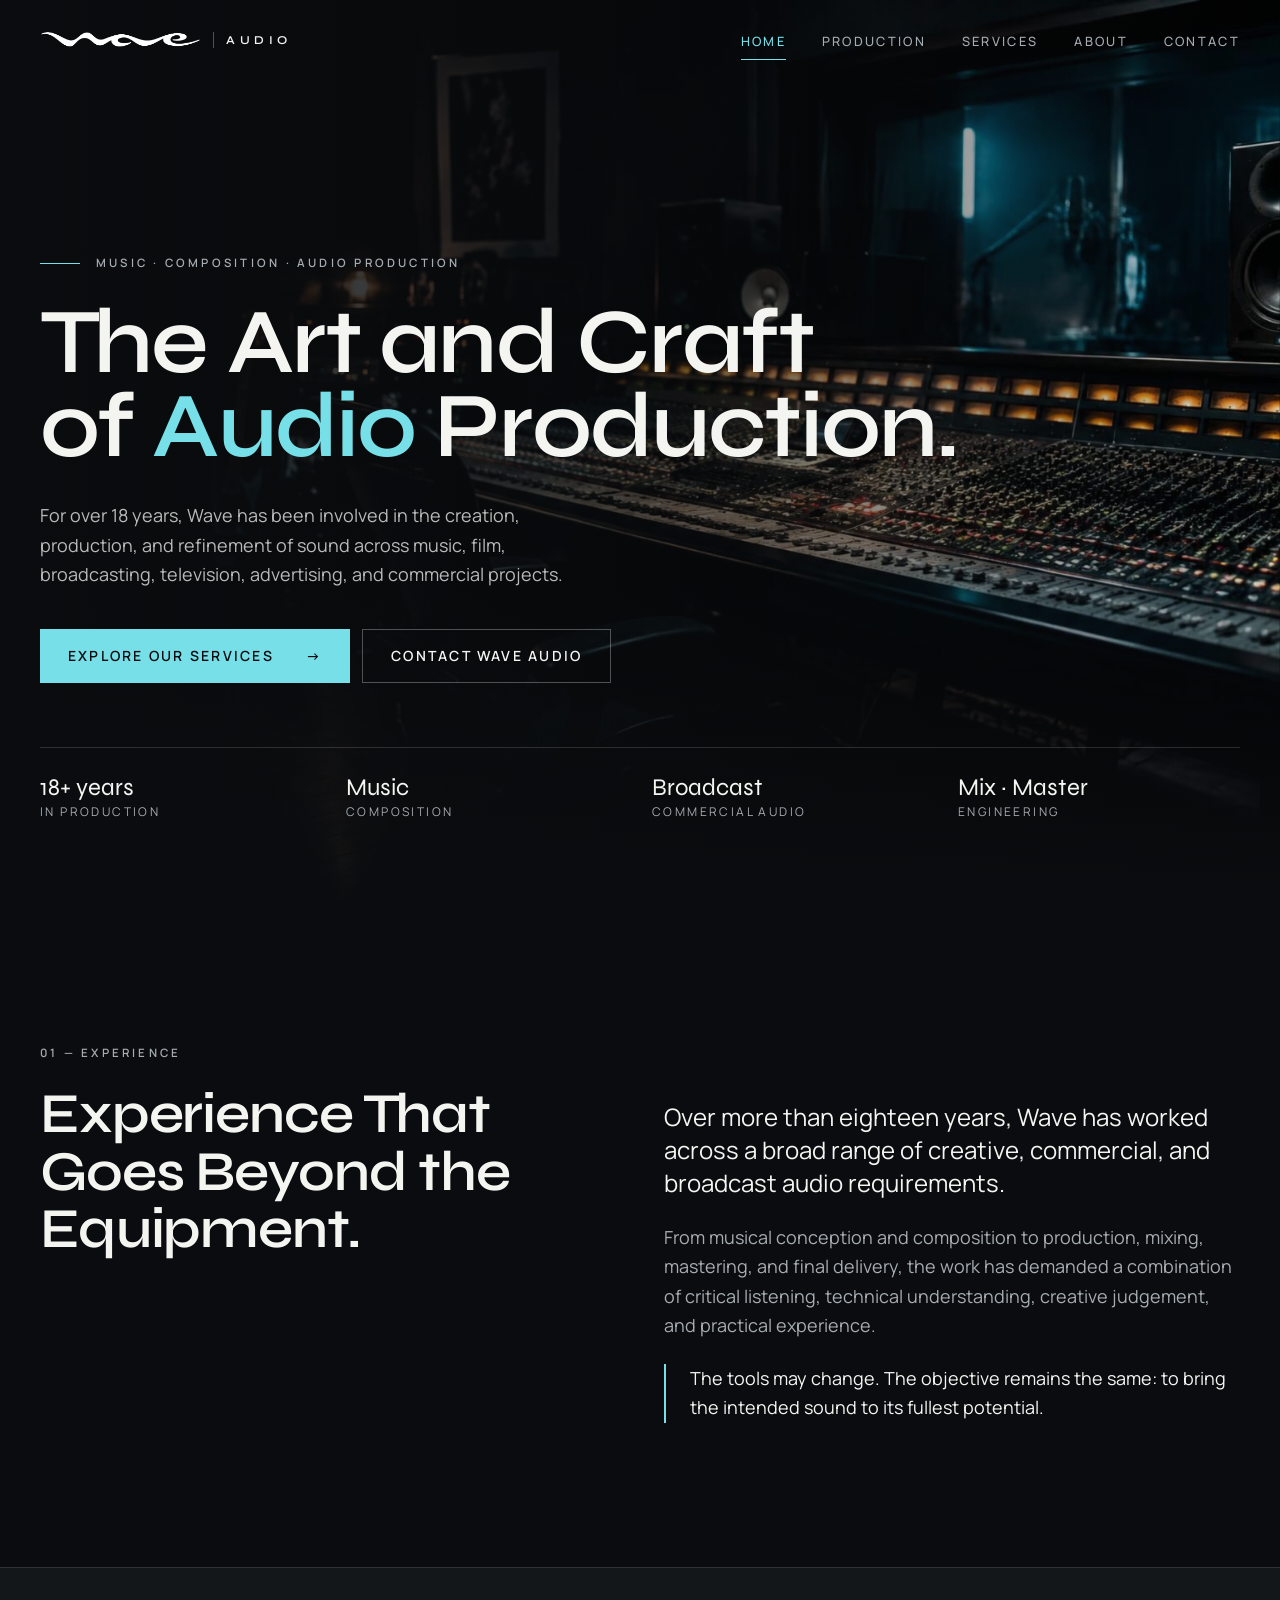
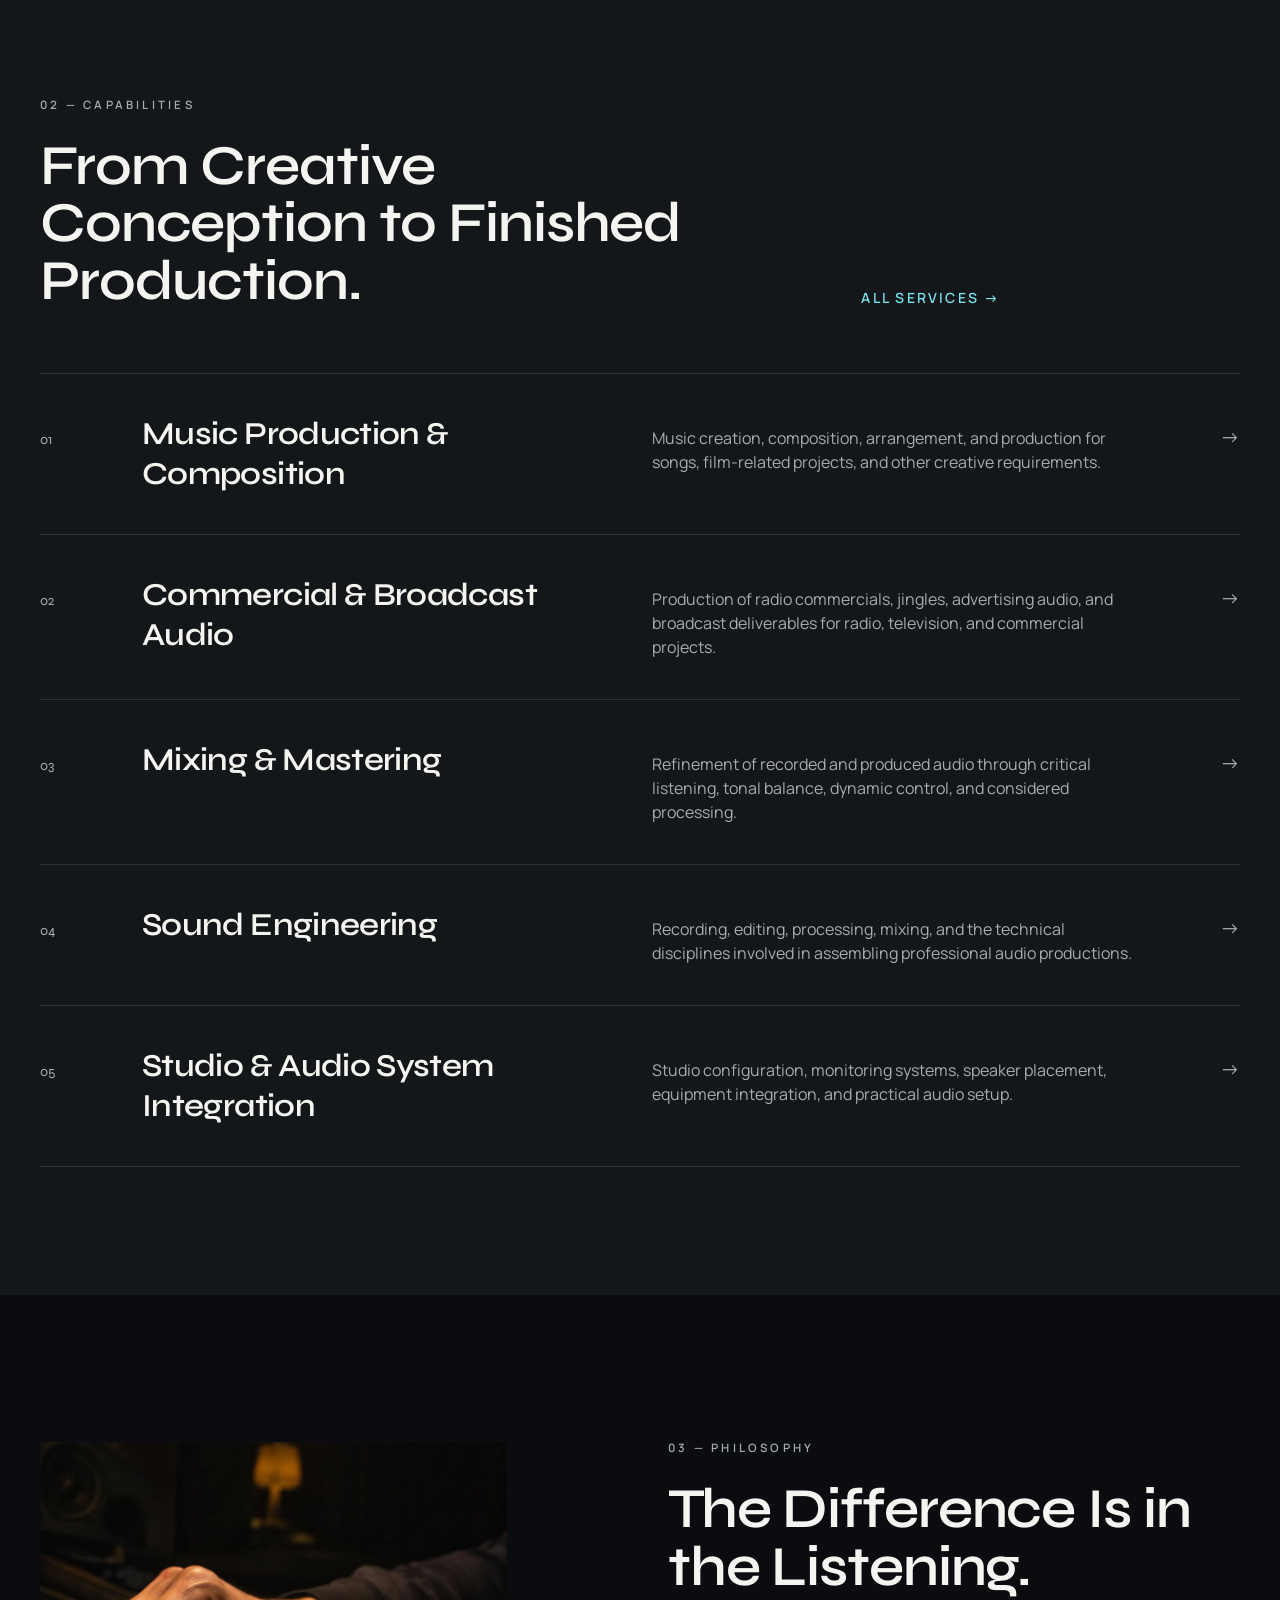
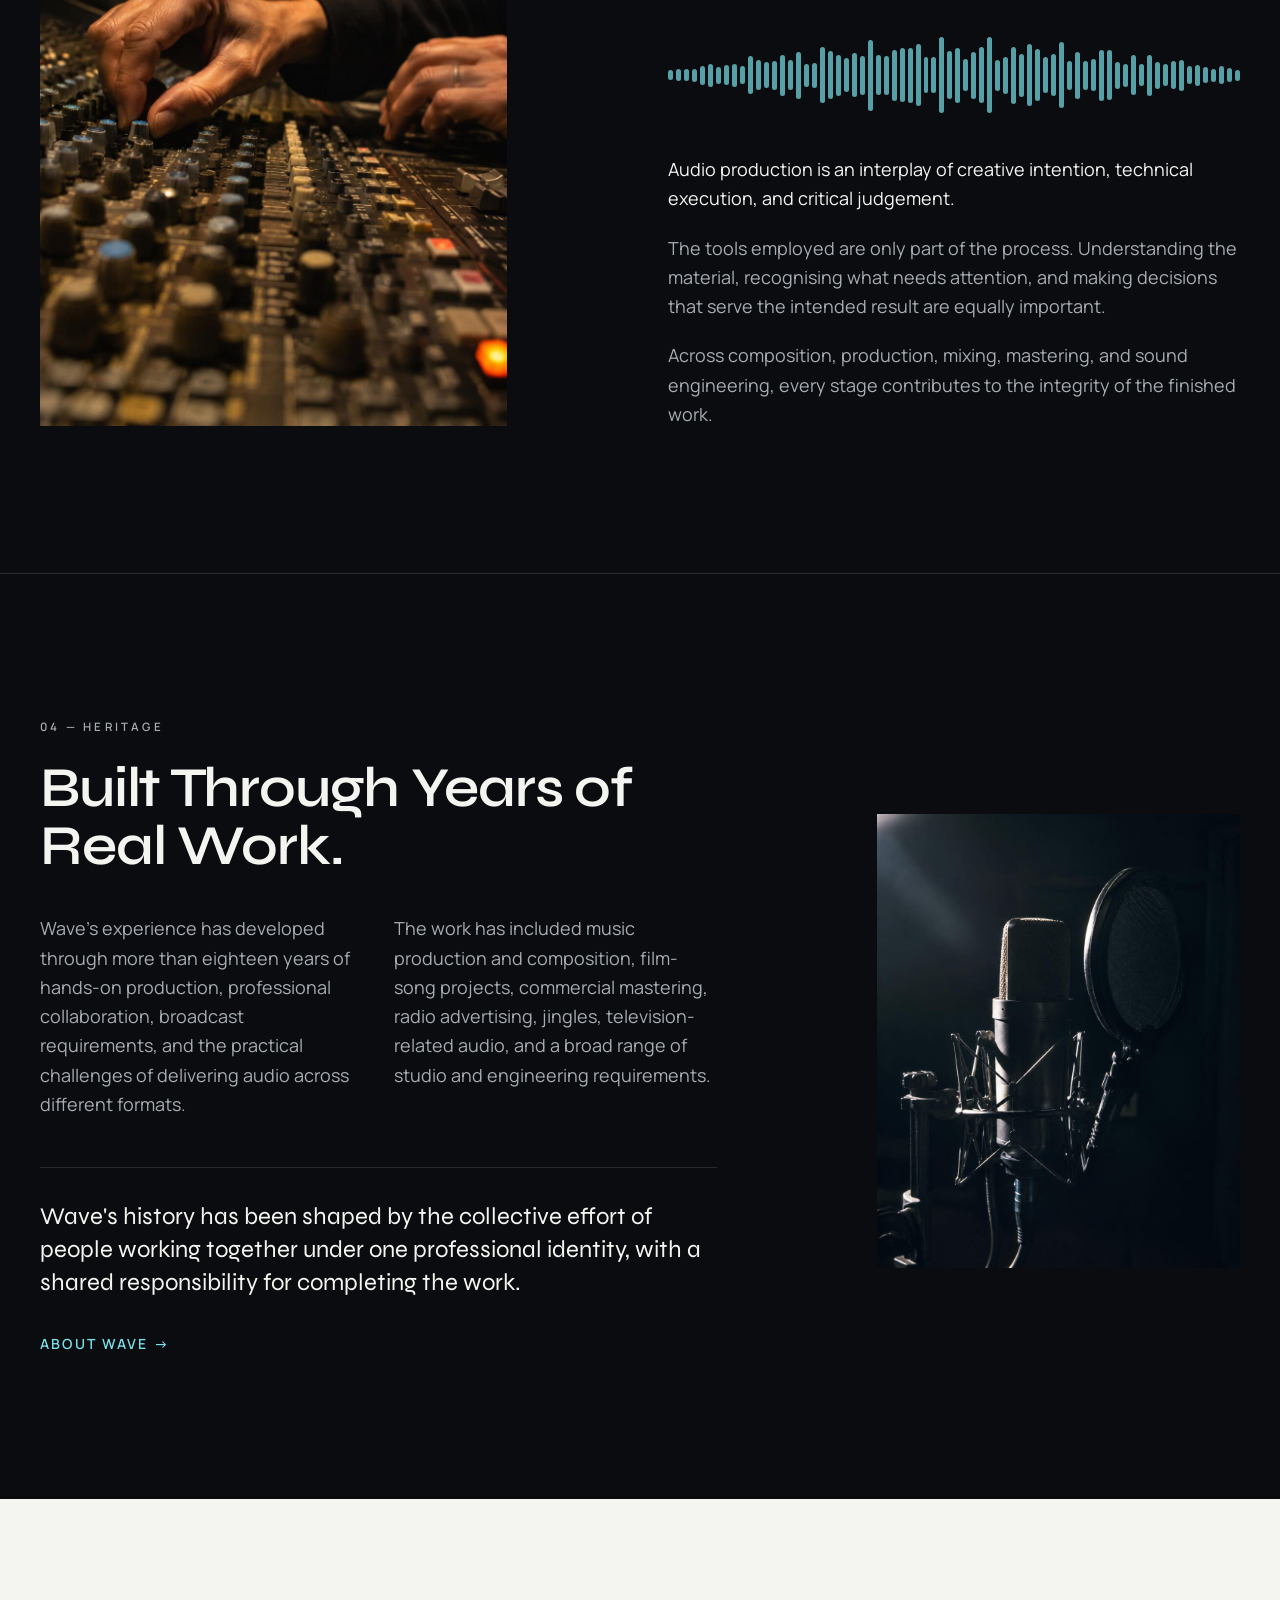
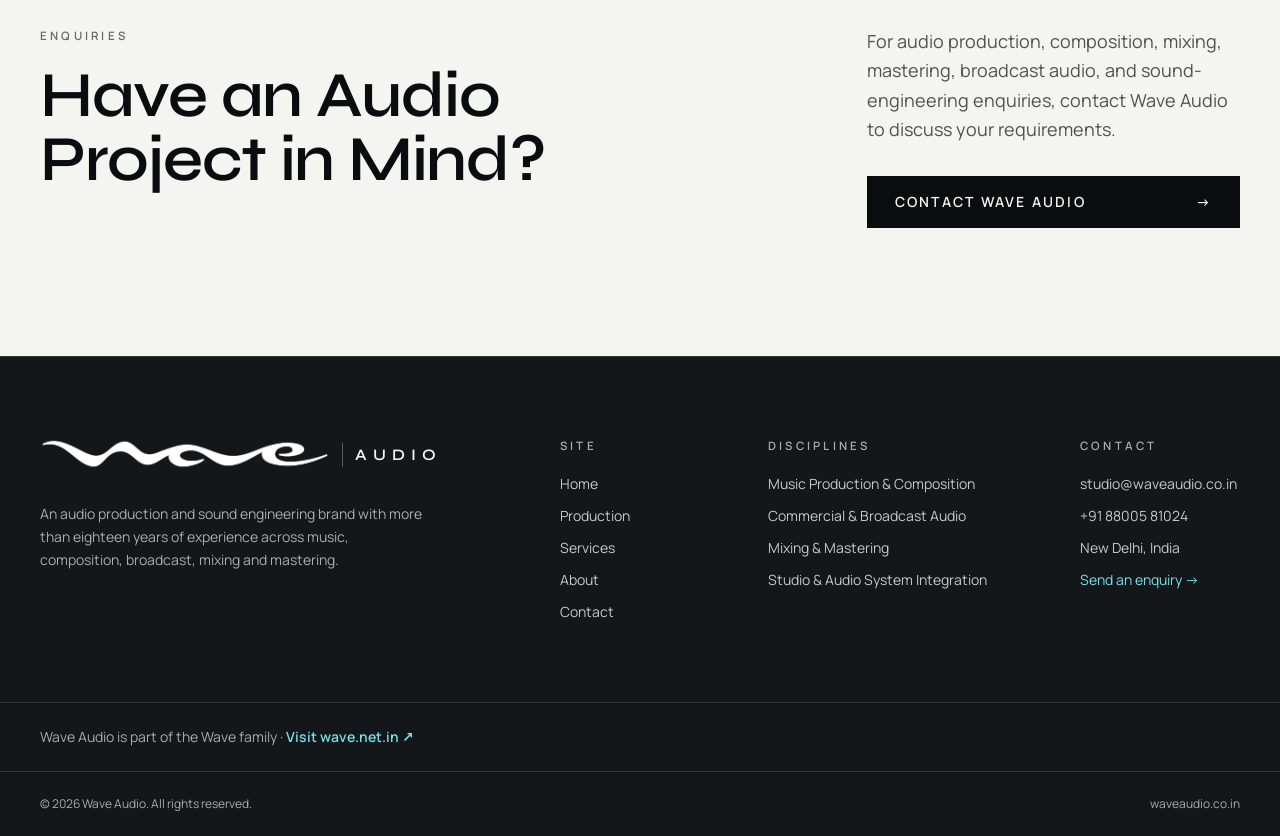
<file: index.html>
<!DOCTYPE html><html lang="en"><head><meta charSet="utf-8"/><meta name="viewport" content="width=device-width, initial-scale=1"/><link rel="stylesheet" href="https://fonts.googleapis.com/css2?family=Manrope:wght@400;500;600;700&amp;family=Syne:wght@500;600;700&amp;display=swap" data-precedence="default"/><link rel="stylesheet" href="assets/site.css" data-precedence="default"/><title>Wave Audio — The Art and Craft of Audio Production</title><meta name="theme-color" content="#0B0D10"/><meta property="og:site_name" content="Wave Audio"/><meta property="og:image" content="https://waveaudio.co.in/og-image.png"/><meta property="og:image:type" content="image/png"/><meta property="og:image:width" content="1200"/><meta property="og:image:height" content="630"/><meta property="og:image:alt" content="Wave Audio — The Art and Craft of Audio Production"/><meta name="twitter:image" content="https://waveaudio.co.in/og-image.png"/><meta name="twitter:image:alt" content="Wave Audio — The Art and Craft of Audio Production"/><meta name="description" content="Music production, composition, mixing, mastering, broadcast audio and sound engineering from Wave Audio — over 18 years of hands-on audio production experience."/><meta property="og:title" content="Wave Audio — The Art and Craft of Audio Production"/><meta property="og:description" content="Music production, composition, mixing, mastering, broadcast audio and sound engineering from Wave Audio — over 18 years of hands-on audio production experience."/><meta property="og:type" content="website"/><meta property="og:url" content="https://waveaudio.co.in/"/><meta name="twitter:card" content="summary_large_image"/><meta name="twitter:title" content="Wave Audio — The Art and Craft of Audio Production"/><meta name="twitter:description" content="Music production, composition, mixing, mastering, broadcast audio and sound engineering from Wave Audio — over 18 years of hands-on audio production experience."/><link rel="preconnect" href="https://fonts.googleapis.com"/><link rel="preconnect" href="https://fonts.gstatic.com" crossorigin="anonymous"/><link rel="icon" href="favicon.ico" sizes="any"/><link rel="icon" href="favicon-32.png" type="image/png" sizes="32x32"/><link rel="icon" href="favicon.png" type="image/png" sizes="64x64"/><link rel="apple-touch-icon" href="apple-touch-icon.png" sizes="180x180"/><link rel="manifest" href="site.webmanifest"/><link rel="canonical" href="https://waveaudio.co.in/"/><script type="application/ld+json">{"@context":"https://schema.org","@type":"Organization","name":"Wave Audio","url":"https://waveaudio.co.in","description":"Wave Audio is an audio production and sound engineering brand with over 18 years of experience across music, composition, broadcast, mixing and mastering."}</script></head><body><header class="fixed inset-x-0 top-0 z-50 transition-[background-color,border-color,backdrop-filter] duration-500 border-b border-transparent bg-transparent"><a href="#main" class="sr-only focus:not-sr-only focus:absolute focus:left-4 focus:top-4 focus:bg-primary focus:px-3 focus:py-2 focus:text-primary-foreground">Skip to content</a><div class="container-x flex h-16 items-center justify-between md:h-20"><a aria-label="Wave Audio — home" class="group inline-flex items-center gap-3 active" href="index.html" data-status="active" aria-current="page"><img src="assets/wave-white.png" alt="WAVE" width="1200" height="149" class="w-auto h-[18px] md:h-5"/><span class="border-l pl-3 font-display font-semibold tracking-[0.38em] text-[0.65rem] md:text-xs border-foreground/30 text-foreground">AUDIO</span></a><nav aria-label="Primary" class="hidden md:block"><ul class="flex items-center gap-9"><li><a class="group relative py-2 text-[0.8rem] font-medium uppercase tracking-[0.18em] text-muted-foreground transition-colors hover:text-foreground data-[status=active]:text-primary active" href="index.html" data-status="active" aria-current="page">Home<span class="absolute -bottom-0.5 left-0 h-px w-0 bg-primary transition-all duration-300 group-hover:w-full group-data-[status=active]:w-full"></span></a></li><li><a class="group relative py-2 text-[0.8rem] font-medium uppercase tracking-[0.18em] text-muted-foreground transition-colors hover:text-foreground data-[status=active]:text-primary" href="production.html">Production<span class="absolute -bottom-0.5 left-0 h-px w-0 bg-primary transition-all duration-300 group-hover:w-full group-data-[status=active]:w-full"></span></a></li><li><a class="group relative py-2 text-[0.8rem] font-medium uppercase tracking-[0.18em] text-muted-foreground transition-colors hover:text-foreground data-[status=active]:text-primary" href="services.html">Services<span class="absolute -bottom-0.5 left-0 h-px w-0 bg-primary transition-all duration-300 group-hover:w-full group-data-[status=active]:w-full"></span></a></li><li><a class="group relative py-2 text-[0.8rem] font-medium uppercase tracking-[0.18em] text-muted-foreground transition-colors hover:text-foreground data-[status=active]:text-primary" href="about.html">About<span class="absolute -bottom-0.5 left-0 h-px w-0 bg-primary transition-all duration-300 group-hover:w-full group-data-[status=active]:w-full"></span></a></li><li><a class="group relative py-2 text-[0.8rem] font-medium uppercase tracking-[0.18em] text-muted-foreground transition-colors hover:text-foreground data-[status=active]:text-primary" href="contact.html">Contact<span class="absolute -bottom-0.5 left-0 h-px w-0 bg-primary transition-all duration-300 group-hover:w-full group-data-[status=active]:w-full"></span></a></li></ul></nav><button type="button" class="relative -mr-2 flex h-11 w-11 items-center justify-center md:hidden" aria-expanded="false" aria-controls="mobile-nav" aria-label="Open menu"><span class="absolute h-px w-6 bg-foreground transition-transform duration-300 -translate-y-1"></span><span class="absolute h-px w-6 bg-foreground transition-transform duration-300 translate-y-1"></span></button></div><div id="mobile-nav" hidden="" class="h-[calc(100dvh-4rem)] border-t border-border bg-background md:hidden"><nav aria-label="Mobile" class="container-x flex h-full flex-col justify-between py-10"><ul class="space-y-1"><li><a class="flex items-baseline gap-4 border-b border-border py-4 font-display text-3xl text-foreground data-[status=active]:text-primary active" href="index.html" data-status="active" aria-current="page"><span class="font-sans text-xs text-muted-foreground">0<!-- -->1</span>Home</a></li><li><a class="flex items-baseline gap-4 border-b border-border py-4 font-display text-3xl text-foreground data-[status=active]:text-primary" href="production.html"><span class="font-sans text-xs text-muted-foreground">0<!-- -->2</span>Production</a></li><li><a class="flex items-baseline gap-4 border-b border-border py-4 font-display text-3xl text-foreground data-[status=active]:text-primary" href="services.html"><span class="font-sans text-xs text-muted-foreground">0<!-- -->3</span>Services</a></li><li><a class="flex items-baseline gap-4 border-b border-border py-4 font-display text-3xl text-foreground data-[status=active]:text-primary" href="about.html"><span class="font-sans text-xs text-muted-foreground">0<!-- -->4</span>About</a></li><li><a class="flex items-baseline gap-4 border-b border-border py-4 font-display text-3xl text-foreground data-[status=active]:text-primary" href="contact.html"><span class="font-sans text-xs text-muted-foreground">0<!-- -->5</span>Contact</a></li></ul><p class="eyebrow">Music · Composition · Audio Production</p></nav></div></header><main id="main"><!--$--><section class="relative isolate flex min-h-[100svh] items-end overflow-hidden"><img src="assets/hero-studio.jpg" alt="A dimly lit professional recording studio control room with a large analog mixing console and studio monitors" width="1920" height="1088" fetchPriority="high" class="slow-zoom absolute inset-0 -z-20 h-full w-full object-cover object-[70%_center]"/><div class="absolute inset-0 -z-10" style="background:var(--hero-veil)"></div><div class="absolute inset-0 -z-10" style="background:var(--hero-floor)"></div><div class="container-x pb-14 pt-32 md:pb-20"><div class="max-w-5xl"><p class="eyebrow hero-in flex items-center gap-4"><span class="h-px w-10 bg-primary"></span>Music · Composition · Audio Production</p><h1 class="hero-in mt-7 text-[clamp(2.75rem,7.2vw,6.75rem)] font-semibold leading-[0.92]" style="animation-delay:120ms">The Art and Craft<br/>of <span class="text-primary">Audio</span> Production.</h1><p class="hero-in mt-8 max-w-xl text-base leading-relaxed text-foreground/75 md:text-lg" style="animation-delay:260ms">For over 18 years, Wave has been involved in the creation, production, and refinement of sound across music, film, broadcasting, television, advertising, and commercial projects.</p><div class="hero-in mt-10 flex flex-col gap-3 sm:flex-row" style="animation-delay:380ms"><a class="group inline-flex items-center justify-between gap-8 bg-primary px-7 py-4 text-sm font-semibold uppercase tracking-[0.16em] text-primary-foreground transition-colors hover:bg-foreground" href="services.html">Explore Our Services<span aria-hidden="true" class="transition-transform group-hover:translate-x-1">→</span></a><a class="inline-flex items-center justify-center border border-foreground/30 px-7 py-4 text-sm font-semibold uppercase tracking-[0.16em] text-foreground transition-colors hover:border-foreground hover:bg-foreground/5" href="contact.html">Contact Wave Audio</a></div></div><div class="hero-in mt-16 grid grid-cols-2 gap-6 border-t border-foreground/15 pt-6 text-xs uppercase tracking-[0.2em] text-muted-foreground md:grid-cols-4" style="animation-delay:500ms"><p><span class="block font-display text-2xl normal-case tracking-normal text-foreground">18+ years</span>In production</p><p><span class="block font-display text-2xl normal-case tracking-normal text-foreground">Music</span>Composition</p><p><span class="block font-display text-2xl normal-case tracking-normal text-foreground">Broadcast</span>Commercial audio</p><p><span class="block font-display text-2xl normal-case tracking-normal text-foreground">Mix · Master</span>Engineering</p></div></div></section><section class="container-x py-24 md:py-36"><div class="grid gap-12 md:grid-cols-12"><div class="md:col-span-5"><p class="eyebrow">01 — Experience</p><h2 class="mt-6 text-[clamp(2rem,4.4vw,3.75rem)] font-semibold leading-[1.02]">Experience That Goes Beyond the Equipment.</h2></div><div class="space-y-6 text-lg leading-relaxed text-muted-foreground md:col-span-6 md:col-start-7 md:pt-14"><p class="text-xl text-foreground md:text-2xl md:leading-snug">Over more than eighteen years, Wave has worked across a broad range of creative, commercial, and broadcast audio requirements.</p><p>From musical conception and composition to production, mixing, mastering, and final delivery, the work has demanded a combination of critical listening, technical understanding, creative judgement, and practical experience.</p><p class="border-l-2 border-primary pl-6 text-foreground">The tools may change. The objective remains the same: to bring the intended sound to its fullest potential.</p></div></div></section><section class="border-t border-border bg-surface py-24 md:py-32"><div class="container-x"><div class="grid gap-8 md:grid-cols-12 md:items-end"><div class="md:col-span-7"><p class="eyebrow">02 — Capabilities</p><h2 class="mt-6 text-[clamp(2rem,4.4vw,3.75rem)] font-semibold leading-[1.02]">From Creative Conception to Finished Production.</h2></div><div class="md:col-span-4 md:col-start-9"><a class="text-sm font-semibold uppercase tracking-[0.16em] text-primary hover:underline" href="services.html">All services →</a></div></div><ul class="mt-16 border-b border-border"><li class=""><a class="group grid gap-3 border-t border-border py-8 transition-colors md:grid-cols-12 md:items-baseline md:gap-6 md:py-10" href="production.html"><span class="font-display text-sm text-muted-foreground group-hover:text-primary md:col-span-1">01</span><h3 class="text-2xl font-semibold leading-tight transition-transform duration-500 group-hover:translate-x-2 md:col-span-5 md:text-[2rem]">Music Production &amp; Composition</h3><p class="text-muted-foreground md:col-span-5">Music creation, composition, arrangement, and production for songs, film-related projects, and other creative requirements.</p><span aria-hidden="true" class="hidden text-right text-xl text-muted-foreground transition-all group-hover:text-primary md:col-span-1 md:block">→</span></a></li><li class=""><a class="group grid gap-3 border-t border-border py-8 transition-colors md:grid-cols-12 md:items-baseline md:gap-6 md:py-10" href="broadcast-audio.html"><span class="font-display text-sm text-muted-foreground group-hover:text-primary md:col-span-1">02</span><h3 class="text-2xl font-semibold leading-tight transition-transform duration-500 group-hover:translate-x-2 md:col-span-5 md:text-[2rem]">Commercial &amp; Broadcast Audio</h3><p class="text-muted-foreground md:col-span-5">Production of radio commercials, jingles, advertising audio, and broadcast deliverables for radio, television, and commercial projects.</p><span aria-hidden="true" class="hidden text-right text-xl text-muted-foreground transition-all group-hover:text-primary md:col-span-1 md:block">→</span></a></li><li class=""><a class="group grid gap-3 border-t border-border py-8 transition-colors md:grid-cols-12 md:items-baseline md:gap-6 md:py-10" href="mixing-mastering.html"><span class="font-display text-sm text-muted-foreground group-hover:text-primary md:col-span-1">03</span><h3 class="text-2xl font-semibold leading-tight transition-transform duration-500 group-hover:translate-x-2 md:col-span-5 md:text-[2rem]">Mixing &amp; Mastering</h3><p class="text-muted-foreground md:col-span-5">Refinement of recorded and produced audio through critical listening, tonal balance, dynamic control, and considered processing.</p><span aria-hidden="true" class="hidden text-right text-xl text-muted-foreground transition-all group-hover:text-primary md:col-span-1 md:block">→</span></a></li><li class=""><a class="group grid gap-3 border-t border-border py-8 transition-colors md:grid-cols-12 md:items-baseline md:gap-6 md:py-10" href="sound-engineering.html"><span class="font-display text-sm text-muted-foreground group-hover:text-primary md:col-span-1">04</span><h3 class="text-2xl font-semibold leading-tight transition-transform duration-500 group-hover:translate-x-2 md:col-span-5 md:text-[2rem]">Sound Engineering</h3><p class="text-muted-foreground md:col-span-5">Recording, editing, processing, mixing, and the technical disciplines involved in assembling professional audio productions.</p><span aria-hidden="true" class="hidden text-right text-xl text-muted-foreground transition-all group-hover:text-primary md:col-span-1 md:block">→</span></a></li><li class=""><a class="group grid gap-3 border-t border-border py-8 transition-colors md:grid-cols-12 md:items-baseline md:gap-6 md:py-10" href="sound-engineering.html"><span class="font-display text-sm text-muted-foreground group-hover:text-primary md:col-span-1">05</span><h3 class="text-2xl font-semibold leading-tight transition-transform duration-500 group-hover:translate-x-2 md:col-span-5 md:text-[2rem]">Studio &amp; Audio System Integration</h3><p class="text-muted-foreground md:col-span-5">Studio configuration, monitoring systems, speaker placement, equipment integration, and practical audio setup.</p><span aria-hidden="true" class="hidden text-right text-xl text-muted-foreground transition-all group-hover:text-primary md:col-span-1 md:block">→</span></a></li></ul></div></section><section class="relative overflow-hidden py-24 md:py-36"><div class="container-x grid gap-14 md:grid-cols-12 md:items-center"><div class="relative md:col-span-5"><img src="assets/console-hands.jpg" alt="An engineer&#x27;s hands adjusting EQ controls on an analog mixing console" width="960" height="1200" loading="lazy" class="aspect-[4/5] w-full object-cover"/></div><div class="md:col-span-6 md:col-start-7"><div class=""><p class="eyebrow">03 — Philosophy</p><h2 class="mt-6 text-[clamp(2rem,4.4vw,3.75rem)] font-semibold leading-[1.02]">The Difference Is in the Listening.</h2></div><div class=""><div aria-hidden="true" class="flex items-center gap-[3px] my-10 h-20"><span class="block w-[2px] flex-1 rounded-full bg-primary/70 wave-bar" style="height:12%;animation-delay:0s"></span><span class="block w-[2px] flex-1 rounded-full bg-primary/70 wave-bar" style="height:15.2%;animation-delay:-0.25s"></span><span class="block w-[2px] flex-1 rounded-full bg-primary/70 wave-bar" style="height:15%;animation-delay:-0.5s"></span><span class="block w-[2px] flex-1 rounded-full bg-primary/70 wave-bar" style="height:16.7%;animation-delay:-0.75s"></span><span class="block w-[2px] flex-1 rounded-full bg-primary/70 wave-bar" style="height:23.9%;animation-delay:-1s"></span><span class="block w-[2px] flex-1 rounded-full bg-primary/70 wave-bar" style="height:28.5%;animation-delay:-1.25s"></span><span class="block w-[2px] flex-1 rounded-full bg-primary/70 wave-bar" style="height:21.8%;animation-delay:-1.5s"></span><span class="block w-[2px] flex-1 rounded-full bg-primary/70 wave-bar" style="height:25.5%;animation-delay:-1.75s"></span><span class="block w-[2px] flex-1 rounded-full bg-primary/70 wave-bar" style="height:29.1%;animation-delay:-2s"></span><span class="block w-[2px] flex-1 rounded-full bg-primary/70 wave-bar" style="height:22.2%;animation-delay:-2.25s"></span><span class="block w-[2px] flex-1 rounded-full bg-primary/70 wave-bar" style="height:47.7%;animation-delay:-2.5s"></span><span class="block w-[2px] flex-1 rounded-full bg-primary/70 wave-bar" style="height:37.8%;animation-delay:-2.75s"></span><span class="block w-[2px] flex-1 rounded-full bg-primary/70 wave-bar" style="height:32%;animation-delay:-3s"></span><span class="block w-[2px] flex-1 rounded-full bg-primary/70 wave-bar" style="height:36.3%;animation-delay:-3.25s"></span><span class="block w-[2px] flex-1 rounded-full bg-primary/70 wave-bar" style="height:51.2%;animation-delay:-3.5s"></span><span class="block w-[2px] flex-1 rounded-full bg-primary/70 wave-bar" style="height:38%;animation-delay:-3.75s"></span><span class="block w-[2px] flex-1 rounded-full bg-primary/70 wave-bar" style="height:58.5%;animation-delay:0s"></span><span class="block w-[2px] flex-1 rounded-full bg-primary/70 wave-bar" style="height:29.3%;animation-delay:-0.25s"></span><span class="block w-[2px] flex-1 rounded-full bg-primary/70 wave-bar" style="height:31.4%;animation-delay:-0.5s"></span><span class="block w-[2px] flex-1 rounded-full bg-primary/70 wave-bar" style="height:69.6%;animation-delay:-0.75s"></span><span class="block w-[2px] flex-1 rounded-full bg-primary/70 wave-bar" style="height:60.6%;animation-delay:-1s"></span><span class="block w-[2px] flex-1 rounded-full bg-primary/70 wave-bar" style="height:51.4%;animation-delay:-1.25s"></span><span class="block w-[2px] flex-1 rounded-full bg-primary/70 wave-bar" style="height:42.3%;animation-delay:-1.5s"></span><span class="block w-[2px] flex-1 rounded-full bg-primary/70 wave-bar" style="height:55%;animation-delay:-1.75s"></span><span class="block w-[2px] flex-1 rounded-full bg-primary/70 wave-bar" style="height:49.3%;animation-delay:-2s"></span><span class="block w-[2px] flex-1 rounded-full bg-primary/70 wave-bar" style="height:89.3%;animation-delay:-2.25s"></span><span class="block w-[2px] flex-1 rounded-full bg-primary/70 wave-bar" style="height:49.7%;animation-delay:-2.5s"></span><span class="block w-[2px] flex-1 rounded-full bg-primary/70 wave-bar" style="height:48.9%;animation-delay:-2.75s"></span><span class="block w-[2px] flex-1 rounded-full bg-primary/70 wave-bar" style="height:63.7%;animation-delay:-3s"></span><span class="block w-[2px] flex-1 rounded-full bg-primary/70 wave-bar" style="height:67.8%;animation-delay:-3.25s"></span><span class="block w-[2px] flex-1 rounded-full bg-primary/70 wave-bar" style="height:68.6%;animation-delay:-3.5s"></span><span class="block w-[2px] flex-1 rounded-full bg-primary/70 wave-bar" style="height:77.4%;animation-delay:-3.75s"></span><span class="block w-[2px] flex-1 rounded-full bg-primary/70 wave-bar" style="height:44.7%;animation-delay:0s"></span><span class="block w-[2px] flex-1 rounded-full bg-primary/70 wave-bar" style="height:45.5%;animation-delay:-0.25s"></span><span class="block w-[2px] flex-1 rounded-full bg-primary/70 wave-bar" style="height:94.9%;animation-delay:-0.5s"></span><span class="block w-[2px] flex-1 rounded-full bg-primary/70 wave-bar" style="height:59.5%;animation-delay:-0.75s"></span><span class="block w-[2px] flex-1 rounded-full bg-primary/70 wave-bar" style="height:69%;animation-delay:-1s"></span><span class="block w-[2px] flex-1 rounded-full bg-primary/70 wave-bar" style="height:39.5%;animation-delay:-1.25s"></span><span class="block w-[2px] flex-1 rounded-full bg-primary/70 wave-bar" style="height:59%;animation-delay:-1.5s"></span><span class="block w-[2px] flex-1 rounded-full bg-primary/70 wave-bar" style="height:70.6%;animation-delay:-1.75s"></span><span class="block w-[2px] flex-1 rounded-full bg-primary/70 wave-bar" style="height:94.8%;animation-delay:-2s"></span><span class="block w-[2px] flex-1 rounded-full bg-primary/70 wave-bar" style="height:39.1%;animation-delay:-2.25s"></span><span class="block w-[2px] flex-1 rounded-full bg-primary/70 wave-bar" style="height:46.5%;animation-delay:-2.5s"></span><span class="block w-[2px] flex-1 rounded-full bg-primary/70 wave-bar" style="height:71.2%;animation-delay:-2.75s"></span><span class="block w-[2px] flex-1 rounded-full bg-primary/70 wave-bar" style="height:53.8%;animation-delay:-3s"></span><span class="block w-[2px] flex-1 rounded-full bg-primary/70 wave-bar" style="height:77.4%;animation-delay:-3.25s"></span><span class="block w-[2px] flex-1 rounded-full bg-primary/70 wave-bar" style="height:64.4%;animation-delay:-3.5s"></span><span class="block w-[2px] flex-1 rounded-full bg-primary/70 wave-bar" style="height:45.1%;animation-delay:-3.75s"></span><span class="block w-[2px] flex-1 rounded-full bg-primary/70 wave-bar" style="height:52.3%;animation-delay:0s"></span><span class="block w-[2px] flex-1 rounded-full bg-primary/70 wave-bar" style="height:81.9%;animation-delay:-0.25s"></span><span class="block w-[2px] flex-1 rounded-full bg-primary/70 wave-bar" style="height:36.8%;animation-delay:-0.5s"></span><span class="block w-[2px] flex-1 rounded-full bg-primary/70 wave-bar" style="height:59.2%;animation-delay:-0.75s"></span><span class="block w-[2px] flex-1 rounded-full bg-primary/70 wave-bar" style="height:36.4%;animation-delay:-1s"></span><span class="block w-[2px] flex-1 rounded-full bg-primary/70 wave-bar" style="height:40.7%;animation-delay:-1.25s"></span><span class="block w-[2px] flex-1 rounded-full bg-primary/70 wave-bar" style="height:63.6%;animation-delay:-1.5s"></span><span class="block w-[2px] flex-1 rounded-full bg-primary/70 wave-bar" style="height:63.2%;animation-delay:-1.75s"></span><span class="block w-[2px] flex-1 rounded-full bg-primary/70 wave-bar" style="height:33.8%;animation-delay:-2s"></span><span class="block w-[2px] flex-1 rounded-full bg-primary/70 wave-bar" style="height:29.1%;animation-delay:-2.25s"></span><span class="block w-[2px] flex-1 rounded-full bg-primary/70 wave-bar" style="height:49.4%;animation-delay:-2.5s"></span><span class="block w-[2px] flex-1 rounded-full bg-primary/70 wave-bar" style="height:26.9%;animation-delay:-2.75s"></span><span class="block w-[2px] flex-1 rounded-full bg-primary/70 wave-bar" style="height:51.1%;animation-delay:-3s"></span><span class="block w-[2px] flex-1 rounded-full bg-primary/70 wave-bar" style="height:33.4%;animation-delay:-3.25s"></span><span class="block w-[2px] flex-1 rounded-full bg-primary/70 wave-bar" style="height:27.7%;animation-delay:-3.5s"></span><span class="block w-[2px] flex-1 rounded-full bg-primary/70 wave-bar" style="height:34.6%;animation-delay:-3.75s"></span><span class="block w-[2px] flex-1 rounded-full bg-primary/70 wave-bar" style="height:38.3%;animation-delay:0s"></span><span class="block w-[2px] flex-1 rounded-full bg-primary/70 wave-bar" style="height:23%;animation-delay:-0.25s"></span><span class="block w-[2px] flex-1 rounded-full bg-primary/70 wave-bar" style="height:26.8%;animation-delay:-0.5s"></span><span class="block w-[2px] flex-1 rounded-full bg-primary/70 wave-bar" style="height:20.5%;animation-delay:-0.75s"></span><span class="block w-[2px] flex-1 rounded-full bg-primary/70 wave-bar" style="height:16.7%;animation-delay:-1s"></span><span class="block w-[2px] flex-1 rounded-full bg-primary/70 wave-bar" style="height:22.8%;animation-delay:-1.25s"></span><span class="block w-[2px] flex-1 rounded-full bg-primary/70 wave-bar" style="height:17.5%;animation-delay:-1.5s"></span><span class="block w-[2px] flex-1 rounded-full bg-primary/70 wave-bar" style="height:13.8%;animation-delay:-1.75s"></span></div></div><div class="space-y-5 text-lg leading-relaxed text-muted-foreground"><p class="text-foreground">Audio production is an interplay of creative intention, technical execution, and critical judgement.</p><p>The tools employed are only part of the process. Understanding the material, recognising what needs attention, and making decisions that serve the intended result are equally important.</p><p>Across composition, production, mixing, mastering, and sound engineering, every stage contributes to the integrity of the finished work.</p></div></div></div></section><section class="border-t border-border py-24 md:py-36"><div class="container-x grid gap-14 md:grid-cols-12"><div class="md:col-span-7"><div class=""><p class="eyebrow">04 — Heritage</p><h2 class="mt-6 text-[clamp(2rem,4.4vw,3.75rem)] font-semibold leading-[1.02]">Built Through Years of Real Work.</h2></div><div class="mt-10 grid gap-8 text-lg leading-relaxed text-muted-foreground lg:grid-cols-2"><p>Wave&#x27;s experience has developed through more than eighteen years of hands-on production, professional collaboration, broadcast requirements, and the practical challenges of delivering audio across different formats.</p><p>The work has included music production and composition, film-song projects, commercial mastering, radio advertising, jingles, television-related audio, and a broad range of studio and engineering requirements.</p></div><div class="mt-12 border-t border-border pt-8"><p class="max-w-2xl font-display text-xl leading-snug text-foreground md:text-2xl">Wave&#x27;s history has been shaped by the collective effort of people working together under one professional identity, with a shared responsibility for completing the work.</p><div class="mt-8"><a class="text-sm font-semibold uppercase tracking-[0.16em] text-primary hover:underline" href="about.html">About Wave →</a></div></div></div><div class="md:col-span-4 md:col-start-9"><img src="assets/microphone.jpg" alt="A large-diaphragm condenser microphone with a pop filter in a dark recording booth" width="960" height="1200" loading="lazy" class="aspect-[4/5] w-full object-cover md:mt-24"/></div></div></section><section class="relative overflow-hidden bg-paper text-paper-foreground"><div class="container-x grid gap-10 py-24 md:grid-cols-12 md:py-32"><div class="md:col-span-7"><p class="eyebrow text-paper-foreground/60">Enquiries</p><h2 class="mt-5 text-[clamp(2.2rem,5vw,4.25rem)] font-semibold leading-[1]">Have an Audio Project in Mind?</h2></div><div class="flex flex-col justify-end md:col-span-4 md:col-start-9"><p class="text-lg leading-relaxed text-paper-foreground/70">For audio production, composition, mixing, mastering, broadcast audio, and sound-engineering enquiries, contact Wave Audio to discuss your requirements.</p><a class="group mt-8 inline-flex items-center justify-between gap-6 bg-paper-foreground px-7 py-4 text-sm font-semibold uppercase tracking-[0.16em] text-paper transition-colors hover:bg-background" href="contact.html">Contact Wave Audio<span aria-hidden="true" class="transition-transform group-hover:translate-x-1">→</span></a></div></div></section><!--/$--></main><footer class="border-t border-border bg-surface"><div class="container-x grid gap-12 py-16 md:grid-cols-12 md:py-20"><div class="md:col-span-5"><a aria-label="Wave Audio — home" class="group inline-flex items-center gap-3 active" href="index.html" data-status="active" aria-current="page"><img src="assets/wave-white.png" alt="WAVE" width="1200" height="149" class="w-auto h-7 md:h-9"/><span class="border-l pl-3 font-display font-semibold tracking-[0.38em] text-sm md:text-base border-foreground/30 text-foreground">AUDIO</span></a><p class="mt-6 max-w-sm text-sm leading-relaxed text-muted-foreground">An audio production and sound engineering brand with more than eighteen years of experience across music, composition, broadcast, mixing and mastering.</p></div><nav aria-label="Footer" class="md:col-span-2"><h2 class="eyebrow mb-5 font-sans">Site</h2><ul class="space-y-3 text-sm"><li><a class="text-foreground/80 transition-colors hover:text-primary active" href="index.html" data-status="active" aria-current="page">Home</a></li><li><a class="text-foreground/80 transition-colors hover:text-primary" href="production.html">Production</a></li><li><a class="text-foreground/80 transition-colors hover:text-primary" href="services.html">Services</a></li><li><a class="text-foreground/80 transition-colors hover:text-primary" href="about.html">About</a></li><li><a class="text-foreground/80 transition-colors hover:text-primary" href="contact.html">Contact</a></li></ul></nav><nav aria-label="Services" class="md:col-span-3"><h2 class="eyebrow mb-5 font-sans">Disciplines</h2><ul class="space-y-3 text-sm"><li><a class="text-foreground/80 transition-colors hover:text-primary" href="production.html">Music Production &amp; Composition</a></li><li><a class="text-foreground/80 transition-colors hover:text-primary" href="broadcast-audio.html">Commercial &amp; Broadcast Audio</a></li><li><a class="text-foreground/80 transition-colors hover:text-primary" href="mixing-mastering.html">Mixing &amp; Mastering</a></li><li><a class="text-foreground/80 transition-colors hover:text-primary" href="sound-engineering.html">Studio &amp; Audio System Integration</a></li></ul></nav><div class="md:col-span-2"><h2 class="eyebrow mb-5 font-sans">Contact</h2><ul class="space-y-3 text-sm text-foreground/80"><li><a href="mailto:studio@waveaudio.co.in" class="hover:text-primary">studio@waveaudio.co.in</a></li><li><a href="tel:+918800581024" class="hover:text-primary">+91 88005 81024</a></li><li>New Delhi, India</li><li><a class="text-primary hover:underline" href="contact.html">Send an enquiry →</a></li></ul></div></div><div class="container-x border-t border-border py-6 text-sm text-muted-foreground"><p>Wave Audio is part of the Wave family ·<!-- --> <a href="https://wave.net.in" target="_blank" rel="noopener" class="font-semibold text-primary hover:underline">Visit wave.net.in ↗</a></p></div><div class="container-x flex flex-col gap-2 border-t border-border py-6 text-xs text-muted-foreground sm:flex-row sm:justify-between"><p>© <!-- -->2026<!-- --> Wave Audio. All rights reserved.</p><p>waveaudio.co.in</p></div></footer><script src="assets/site.js" defer></script></body></html>
</file>
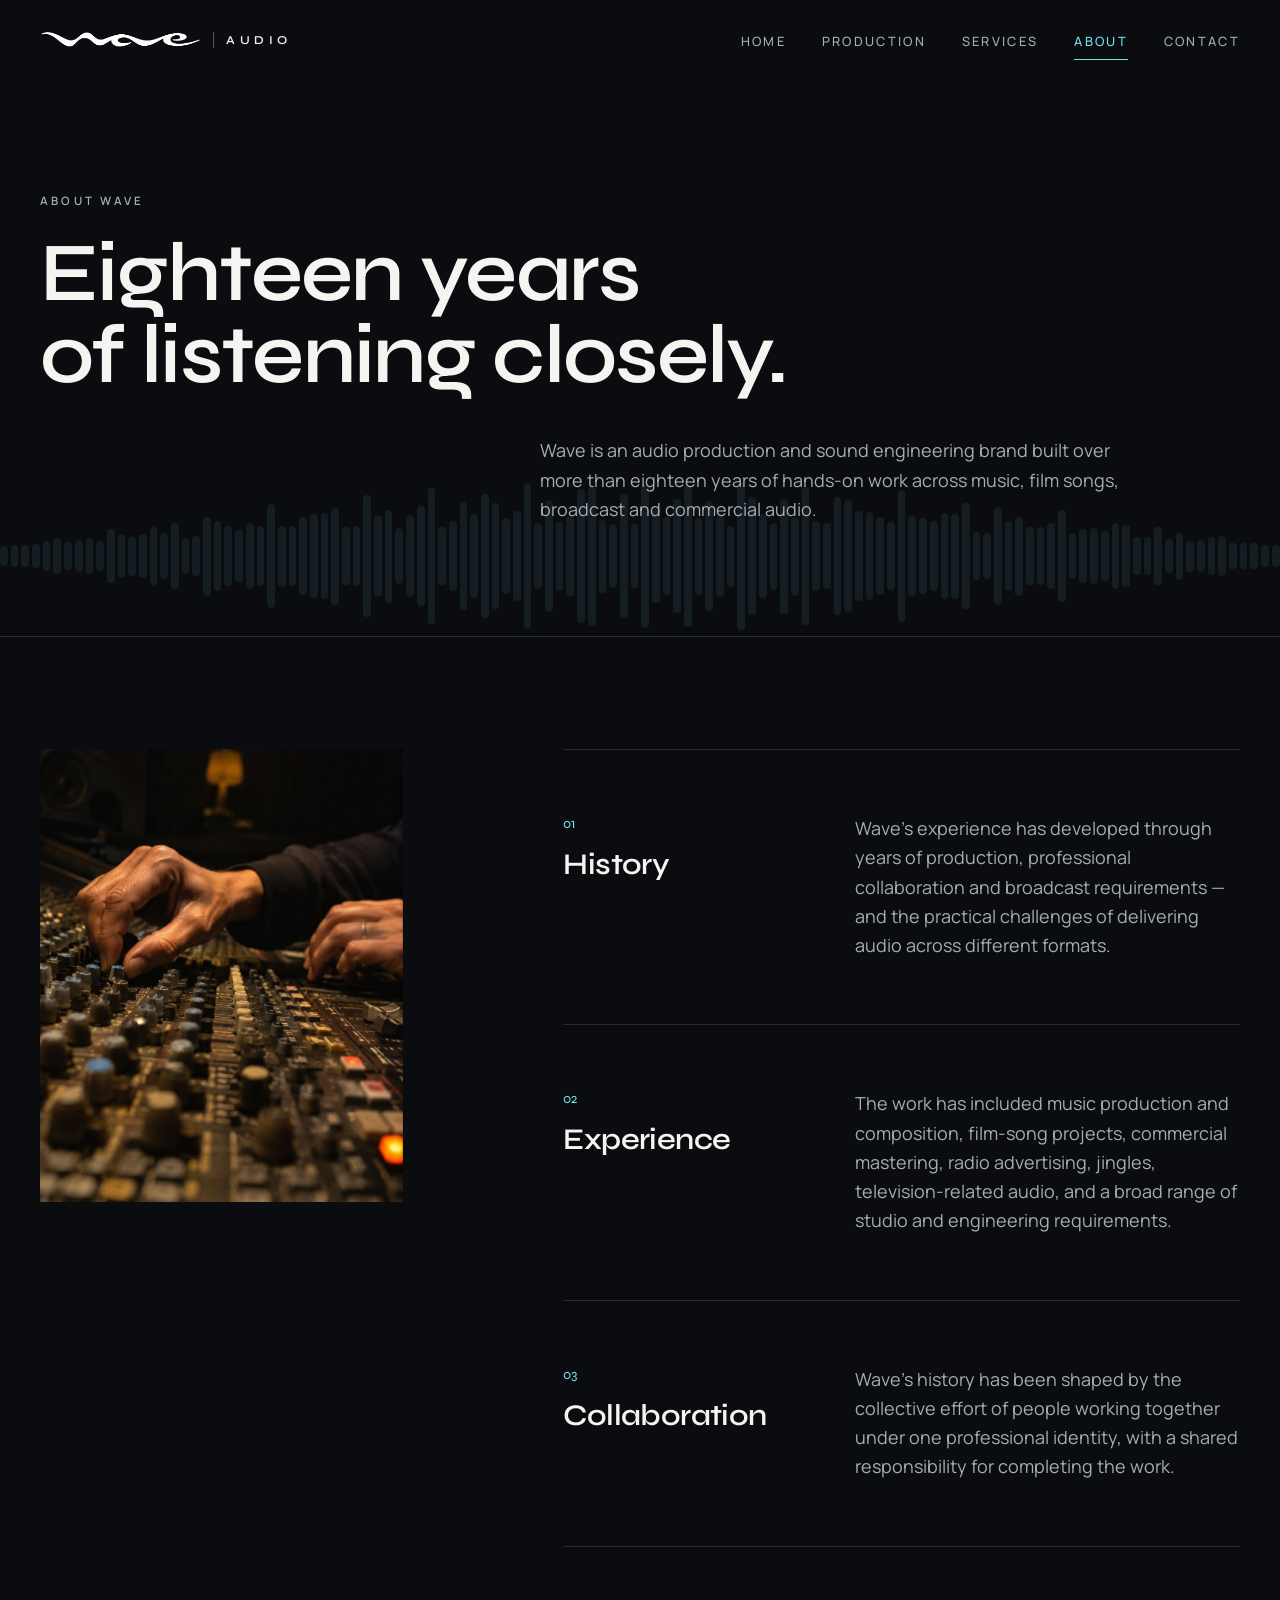
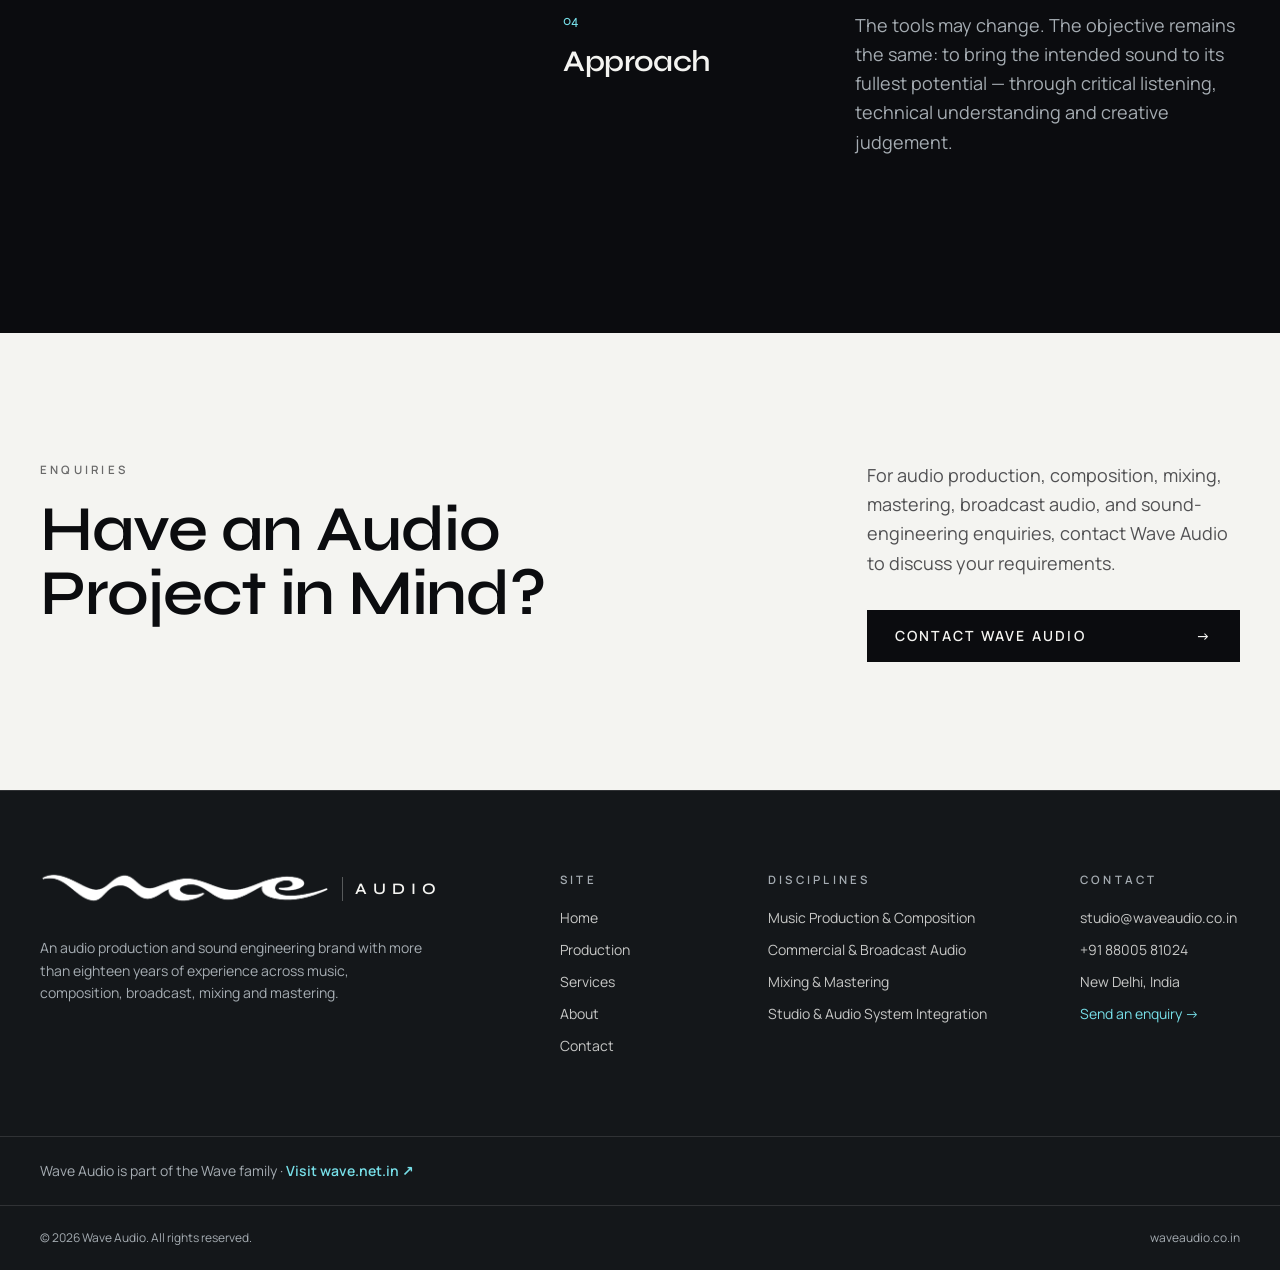
<file: about.html>
<!DOCTYPE html><html lang="en"><head><meta charSet="utf-8"/><meta name="viewport" content="width=device-width, initial-scale=1"/><link rel="stylesheet" href="https://fonts.googleapis.com/css2?family=Manrope:wght@400;500;600;700&amp;family=Syne:wght@500;600;700&amp;display=swap" data-precedence="default"/><link rel="stylesheet" href="assets/site.css" data-precedence="default"/><title>About Wave Audio — 18+ Years of Audio Production</title><meta name="theme-color" content="#0B0D10"/><meta property="og:site_name" content="Wave Audio"/><meta property="og:image" content="https://waveaudio.co.in/og-image.png"/><meta property="og:image:type" content="image/png"/><meta property="og:image:width" content="1200"/><meta property="og:image:height" content="630"/><meta property="og:image:alt" content="Wave Audio — The Art and Craft of Audio Production"/><meta name="twitter:image" content="https://waveaudio.co.in/og-image.png"/><meta name="twitter:image:alt" content="Wave Audio — The Art and Craft of Audio Production"/><meta name="description" content="Wave Audio&#x27;s history, professional experience, collaborative background and approach to audio production and sound engineering."/><meta property="og:title" content="About Wave Audio — 18+ Years of Audio Production"/><meta property="og:description" content="Wave Audio&#x27;s history, professional experience, collaborative background and approach to audio production and sound engineering."/><meta property="og:type" content="website"/><meta property="og:url" content="https://waveaudio.co.in/about"/><meta name="twitter:card" content="summary_large_image"/><meta name="twitter:title" content="About Wave Audio — 18+ Years of Audio Production"/><meta name="twitter:description" content="Wave Audio&#x27;s history, professional experience, collaborative background and approach to audio production and sound engineering."/><link rel="preconnect" href="https://fonts.googleapis.com"/><link rel="preconnect" href="https://fonts.gstatic.com" crossorigin="anonymous"/><link rel="icon" href="favicon.ico" sizes="any"/><link rel="icon" href="favicon-32.png" type="image/png" sizes="32x32"/><link rel="icon" href="favicon.png" type="image/png" sizes="64x64"/><link rel="apple-touch-icon" href="apple-touch-icon.png" sizes="180x180"/><link rel="manifest" href="site.webmanifest"/><link rel="canonical" href="https://waveaudio.co.in/about"/><script type="application/ld+json">{"@context":"https://schema.org","@type":"Organization","name":"Wave Audio","url":"https://waveaudio.co.in","description":"Wave Audio is an audio production and sound engineering brand with over 18 years of experience across music, composition, broadcast, mixing and mastering."}</script></head><body><header class="fixed inset-x-0 top-0 z-50 transition-[background-color,border-color,backdrop-filter] duration-500 border-b border-transparent bg-transparent"><a href="#main" class="sr-only focus:not-sr-only focus:absolute focus:left-4 focus:top-4 focus:bg-primary focus:px-3 focus:py-2 focus:text-primary-foreground">Skip to content</a><div class="container-x flex h-16 items-center justify-between md:h-20"><a aria-label="Wave Audio — home" class="group inline-flex items-center gap-3" href="index.html"><img src="assets/wave-white.png" alt="WAVE" width="1200" height="149" class="w-auto h-[18px] md:h-5"/><span class="border-l pl-3 font-display font-semibold tracking-[0.38em] text-[0.65rem] md:text-xs border-foreground/30 text-foreground">AUDIO</span></a><nav aria-label="Primary" class="hidden md:block"><ul class="flex items-center gap-9"><li><a class="group relative py-2 text-[0.8rem] font-medium uppercase tracking-[0.18em] text-muted-foreground transition-colors hover:text-foreground data-[status=active]:text-primary" href="index.html">Home<span class="absolute -bottom-0.5 left-0 h-px w-0 bg-primary transition-all duration-300 group-hover:w-full group-data-[status=active]:w-full"></span></a></li><li><a class="group relative py-2 text-[0.8rem] font-medium uppercase tracking-[0.18em] text-muted-foreground transition-colors hover:text-foreground data-[status=active]:text-primary" href="production.html">Production<span class="absolute -bottom-0.5 left-0 h-px w-0 bg-primary transition-all duration-300 group-hover:w-full group-data-[status=active]:w-full"></span></a></li><li><a class="group relative py-2 text-[0.8rem] font-medium uppercase tracking-[0.18em] text-muted-foreground transition-colors hover:text-foreground data-[status=active]:text-primary" href="services.html">Services<span class="absolute -bottom-0.5 left-0 h-px w-0 bg-primary transition-all duration-300 group-hover:w-full group-data-[status=active]:w-full"></span></a></li><li><a class="group relative py-2 text-[0.8rem] font-medium uppercase tracking-[0.18em] text-muted-foreground transition-colors hover:text-foreground data-[status=active]:text-primary active" href="about.html" data-status="active" aria-current="page">About<span class="absolute -bottom-0.5 left-0 h-px w-0 bg-primary transition-all duration-300 group-hover:w-full group-data-[status=active]:w-full"></span></a></li><li><a class="group relative py-2 text-[0.8rem] font-medium uppercase tracking-[0.18em] text-muted-foreground transition-colors hover:text-foreground data-[status=active]:text-primary" href="contact.html">Contact<span class="absolute -bottom-0.5 left-0 h-px w-0 bg-primary transition-all duration-300 group-hover:w-full group-data-[status=active]:w-full"></span></a></li></ul></nav><button type="button" class="relative -mr-2 flex h-11 w-11 items-center justify-center md:hidden" aria-expanded="false" aria-controls="mobile-nav" aria-label="Open menu"><span class="absolute h-px w-6 bg-foreground transition-transform duration-300 -translate-y-1"></span><span class="absolute h-px w-6 bg-foreground transition-transform duration-300 translate-y-1"></span></button></div><div id="mobile-nav" hidden="" class="h-[calc(100dvh-4rem)] border-t border-border bg-background md:hidden"><nav aria-label="Mobile" class="container-x flex h-full flex-col justify-between py-10"><ul class="space-y-1"><li><a class="flex items-baseline gap-4 border-b border-border py-4 font-display text-3xl text-foreground data-[status=active]:text-primary" href="index.html"><span class="font-sans text-xs text-muted-foreground">0<!-- -->1</span>Home</a></li><li><a class="flex items-baseline gap-4 border-b border-border py-4 font-display text-3xl text-foreground data-[status=active]:text-primary" href="production.html"><span class="font-sans text-xs text-muted-foreground">0<!-- -->2</span>Production</a></li><li><a class="flex items-baseline gap-4 border-b border-border py-4 font-display text-3xl text-foreground data-[status=active]:text-primary" href="services.html"><span class="font-sans text-xs text-muted-foreground">0<!-- -->3</span>Services</a></li><li><a class="flex items-baseline gap-4 border-b border-border py-4 font-display text-3xl text-foreground data-[status=active]:text-primary active" href="about.html" data-status="active" aria-current="page"><span class="font-sans text-xs text-muted-foreground">0<!-- -->4</span>About</a></li><li><a class="flex items-baseline gap-4 border-b border-border py-4 font-display text-3xl text-foreground data-[status=active]:text-primary" href="contact.html"><span class="font-sans text-xs text-muted-foreground">0<!-- -->5</span>Contact</a></li></ul><p class="eyebrow">Music · Composition · Audio Production</p></nav></div></header><main id="main"><!--$--><section class="relative overflow-hidden border-b border-border pt-36 pb-20 md:pt-48 md:pb-28"><div aria-hidden="true" class="flex items-center gap-[3px] pointer-events-none absolute inset-x-0 bottom-0 h-40 opacity-[0.12]"><span class="block w-[2px] flex-1 rounded-full bg-primary/70" style="height:12%;animation-delay:0s"></span><span class="block w-[2px] flex-1 rounded-full bg-primary/70" style="height:13.9%;animation-delay:-0.25s"></span><span class="block w-[2px] flex-1 rounded-full bg-primary/70" style="height:13.8%;animation-delay:-0.5s"></span><span class="block w-[2px] flex-1 rounded-full bg-primary/70" style="height:14.8%;animation-delay:-0.75s"></span><span class="block w-[2px] flex-1 rounded-full bg-primary/70" style="height:19.2%;animation-delay:-1s"></span><span class="block w-[2px] flex-1 rounded-full bg-primary/70" style="height:22%;animation-delay:-1.25s"></span><span class="block w-[2px] flex-1 rounded-full bg-primary/70" style="height:18%;animation-delay:-1.5s"></span><span class="block w-[2px] flex-1 rounded-full bg-primary/70" style="height:20.2%;animation-delay:-1.75s"></span><span class="block w-[2px] flex-1 rounded-full bg-primary/70" style="height:22.4%;animation-delay:-2s"></span><span class="block w-[2px] flex-1 rounded-full bg-primary/70" style="height:18.3%;animation-delay:-2.25s"></span><span class="block w-[2px] flex-1 rounded-full bg-primary/70" style="height:33.9%;animation-delay:-2.5s"></span><span class="block w-[2px] flex-1 rounded-full bg-primary/70" style="height:27.9%;animation-delay:-2.75s"></span><span class="block w-[2px] flex-1 rounded-full bg-primary/70" style="height:24.4%;animation-delay:-3s"></span><span class="block w-[2px] flex-1 rounded-full bg-primary/70" style="height:27.1%;animation-delay:-3.25s"></span><span class="block w-[2px] flex-1 rounded-full bg-primary/70" style="height:36.5%;animation-delay:-3.5s"></span><span class="block w-[2px] flex-1 rounded-full bg-primary/70" style="height:28.4%;animation-delay:-3.75s"></span><span class="block w-[2px] flex-1 rounded-full bg-primary/70" style="height:41.4%;animation-delay:0s"></span><span class="block w-[2px] flex-1 rounded-full bg-primary/70" style="height:23%;animation-delay:-0.25s"></span><span class="block w-[2px] flex-1 rounded-full bg-primary/70" style="height:24.5%;animation-delay:-0.5s"></span><span class="block w-[2px] flex-1 rounded-full bg-primary/70" style="height:49.3%;animation-delay:-0.75s"></span><span class="block w-[2px] flex-1 rounded-full bg-primary/70" style="height:43.8%;animation-delay:-1s"></span><span class="block w-[2px] flex-1 rounded-full bg-primary/70" style="height:38%;animation-delay:-1.25s"></span><span class="block w-[2px] flex-1 rounded-full bg-primary/70" style="height:32.2%;animation-delay:-1.5s"></span><span class="block w-[2px] flex-1 rounded-full bg-primary/70" style="height:40.9%;animation-delay:-1.75s"></span><span class="block w-[2px] flex-1 rounded-full bg-primary/70" style="height:37.3%;animation-delay:-2s"></span><span class="block w-[2px] flex-1 rounded-full bg-primary/70" style="height:65%;animation-delay:-2.25s"></span><span class="block w-[2px] flex-1 rounded-full bg-primary/70" style="height:38.2%;animation-delay:-2.5s"></span><span class="block w-[2px] flex-1 rounded-full bg-primary/70" style="height:38%;animation-delay:-2.75s"></span><span class="block w-[2px] flex-1 rounded-full bg-primary/70" style="height:48.8%;animation-delay:-3s"></span><span class="block w-[2px] flex-1 rounded-full bg-primary/70" style="height:52.3%;animation-delay:-3.25s"></span><span class="block w-[2px] flex-1 rounded-full bg-primary/70" style="height:53.4%;animation-delay:-3.5s"></span><span class="block w-[2px] flex-1 rounded-full bg-primary/70" style="height:60.6%;animation-delay:-3.75s"></span><span class="block w-[2px] flex-1 rounded-full bg-primary/70" style="height:36.7%;animation-delay:0s"></span><span class="block w-[2px] flex-1 rounded-full bg-primary/70" style="height:37.7%;animation-delay:-0.25s"></span><span class="block w-[2px] flex-1 rounded-full bg-primary/70" style="height:76.7%;animation-delay:-0.5s"></span><span class="block w-[2px] flex-1 rounded-full bg-primary/70" style="height:49.7%;animation-delay:-0.75s"></span><span class="block w-[2px] flex-1 rounded-full bg-primary/70" style="height:58.1%;animation-delay:-1s"></span><span class="block w-[2px] flex-1 rounded-full bg-primary/70" style="height:34.6%;animation-delay:-1.25s"></span><span class="block w-[2px] flex-1 rounded-full bg-primary/70" style="height:51.6%;animation-delay:-1.5s"></span><span class="block w-[2px] flex-1 rounded-full bg-primary/70" style="height:62.4%;animation-delay:-1.75s"></span><span class="block w-[2px] flex-1 rounded-full bg-primary/70" style="height:84.8%;animation-delay:-2s"></span><span class="block w-[2px] flex-1 rounded-full bg-primary/70" style="height:36.4%;animation-delay:-2.25s"></span><span class="block w-[2px] flex-1 rounded-full bg-primary/70" style="height:43.8%;animation-delay:-2.5s"></span><span class="block w-[2px] flex-1 rounded-full bg-primary/70" style="height:68%;animation-delay:-2.75s"></span><span class="block w-[2px] flex-1 rounded-full bg-primary/70" style="height:52.7%;animation-delay:-3s"></span><span class="block w-[2px] flex-1 rounded-full bg-primary/70" style="height:77.4%;animation-delay:-3.25s"></span><span class="block w-[2px] flex-1 rounded-full bg-primary/70" style="height:66%;animation-delay:-3.5s"></span><span class="block w-[2px] flex-1 rounded-full bg-primary/70" style="height:47.2%;animation-delay:-3.75s"></span><span class="block w-[2px] flex-1 rounded-full bg-primary/70" style="height:56.2%;animation-delay:0s"></span><span class="block w-[2px] flex-1 rounded-full bg-primary/70" style="height:91.4%;animation-delay:-0.25s"></span><span class="block w-[2px] flex-1 rounded-full bg-primary/70" style="height:41.2%;animation-delay:-0.5s"></span><span class="block w-[2px] flex-1 rounded-full bg-primary/70" style="height:69.9%;animation-delay:-0.75s"></span><span class="block w-[2px] flex-1 rounded-full bg-primary/70" style="height:43.2%;animation-delay:-1s"></span><span class="block w-[2px] flex-1 rounded-full bg-primary/70" style="height:50.2%;animation-delay:-1.25s"></span><span class="block w-[2px] flex-1 rounded-full bg-primary/70" style="height:84%;animation-delay:-1.5s"></span><span class="block w-[2px] flex-1 rounded-full bg-primary/70" style="height:87.2%;animation-delay:-1.75s"></span><span class="block w-[2px] flex-1 rounded-full bg-primary/70" style="height:45.7%;animation-delay:-2s"></span><span class="block w-[2px] flex-1 rounded-full bg-primary/70" style="height:40%;animation-delay:-2.25s"></span><span class="block w-[2px] flex-1 rounded-full bg-primary/70" style="height:77.1%;animation-delay:-2.5s"></span><span class="block w-[2px] flex-1 rounded-full bg-primary/70" style="height:39.7%;animation-delay:-2.75s"></span><span class="block w-[2px] flex-1 rounded-full bg-primary/70" style="height:90.2%;animation-delay:-3s"></span><span class="block w-[2px] flex-1 rounded-full bg-primary/70" style="height:58.4%;animation-delay:-3.25s"></span><span class="block w-[2px] flex-1 rounded-full bg-primary/70" style="height:49.1%;animation-delay:-3.5s"></span><span class="block w-[2px] flex-1 rounded-full bg-primary/70" style="height:70.8%;animation-delay:-3.75s"></span><span class="block w-[2px] flex-1 rounded-full bg-primary/70" style="height:88.4%;animation-delay:0s"></span><span class="block w-[2px] flex-1 rounded-full bg-primary/70" style="height:48.2%;animation-delay:-0.25s"></span><span class="block w-[2px] flex-1 rounded-full bg-primary/70" style="height:68.5%;animation-delay:-0.5s"></span><span class="block w-[2px] flex-1 rounded-full bg-primary/70" style="height:50.7%;animation-delay:-0.75s"></span><span class="block w-[2px] flex-1 rounded-full bg-primary/70" style="height:38.2%;animation-delay:-1s"></span><span class="block w-[2px] flex-1 rounded-full bg-primary/70" style="height:92.5%;animation-delay:-1.25s"></span><span class="block w-[2px] flex-1 rounded-full bg-primary/70" style="height:73.3%;animation-delay:-1.5s"></span><span class="block w-[2px] flex-1 rounded-full bg-primary/70" style="height:52.4%;animation-delay:-1.75s"></span><span class="block w-[2px] flex-1 rounded-full bg-primary/70" style="height:41.9%;animation-delay:-2s"></span><span class="block w-[2px] flex-1 rounded-full bg-primary/70" style="height:71.8%;animation-delay:-2.25s"></span><span class="block w-[2px] flex-1 rounded-full bg-primary/70" style="height:49.4%;animation-delay:-2.5s"></span><span class="block w-[2px] flex-1 rounded-full bg-primary/70" style="height:86%;animation-delay:-2.75s"></span><span class="block w-[2px] flex-1 rounded-full bg-primary/70" style="height:43.5%;animation-delay:-3s"></span><span class="block w-[2px] flex-1 rounded-full bg-primary/70" style="height:41.5%;animation-delay:-3.25s"></span><span class="block w-[2px] flex-1 rounded-full bg-primary/70" style="height:73.8%;animation-delay:-3.5s"></span><span class="block w-[2px] flex-1 rounded-full bg-primary/70" style="height:69.8%;animation-delay:-3.75s"></span><span class="block w-[2px] flex-1 rounded-full bg-primary/70" style="height:56.1%;animation-delay:0s"></span><span class="block w-[2px] flex-1 rounded-full bg-primary/70" style="height:55.4%;animation-delay:-0.25s"></span><span class="block w-[2px] flex-1 rounded-full bg-primary/70" style="height:48.5%;animation-delay:-0.5s"></span><span class="block w-[2px] flex-1 rounded-full bg-primary/70" style="height:43%;animation-delay:-0.75s"></span><span class="block w-[2px] flex-1 rounded-full bg-primary/70" style="height:82.9%;animation-delay:-1s"></span><span class="block w-[2px] flex-1 rounded-full bg-primary/70" style="height:50.5%;animation-delay:-1.25s"></span><span class="block w-[2px] flex-1 rounded-full bg-primary/70" style="height:47.7%;animation-delay:-1.5s"></span><span class="block w-[2px] flex-1 rounded-full bg-primary/70" style="height:43.4%;animation-delay:-1.75s"></span><span class="block w-[2px] flex-1 rounded-full bg-primary/70" style="height:54.1%;animation-delay:-2s"></span><span class="block w-[2px] flex-1 rounded-full bg-primary/70" style="height:53.2%;animation-delay:-2.25s"></span><span class="block w-[2px] flex-1 rounded-full bg-primary/70" style="height:66.2%;animation-delay:-2.5s"></span><span class="block w-[2px] flex-1 rounded-full bg-primary/70" style="height:30%;animation-delay:-2.75s"></span><span class="block w-[2px] flex-1 rounded-full bg-primary/70" style="height:29%;animation-delay:-3s"></span><span class="block w-[2px] flex-1 rounded-full bg-primary/70" style="height:61.5%;animation-delay:-3.25s"></span><span class="block w-[2px] flex-1 rounded-full bg-primary/70" style="height:43.9%;animation-delay:-3.5s"></span><span class="block w-[2px] flex-1 rounded-full bg-primary/70" style="height:49.4%;animation-delay:-3.75s"></span><span class="block w-[2px] flex-1 rounded-full bg-primary/70" style="height:36.6%;animation-delay:0s"></span><span class="block w-[2px] flex-1 rounded-full bg-primary/70" style="height:36.7%;animation-delay:-0.25s"></span><span class="block w-[2px] flex-1 rounded-full bg-primary/70" style="height:40.8%;animation-delay:-0.5s"></span><span class="block w-[2px] flex-1 rounded-full bg-primary/70" style="height:57.3%;animation-delay:-0.75s"></span><span class="block w-[2px] flex-1 rounded-full bg-primary/70" style="height:28.4%;animation-delay:-1s"></span><span class="block w-[2px] flex-1 rounded-full bg-primary/70" style="height:33.6%;animation-delay:-1.25s"></span><span class="block w-[2px] flex-1 rounded-full bg-primary/70" style="height:34.6%;animation-delay:-1.5s"></span><span class="block w-[2px] flex-1 rounded-full bg-primary/70" style="height:31.5%;animation-delay:-1.75s"></span><span class="block w-[2px] flex-1 rounded-full bg-primary/70" style="height:40.8%;animation-delay:-2s"></span><span class="block w-[2px] flex-1 rounded-full bg-primary/70" style="height:38.3%;animation-delay:-2.25s"></span><span class="block w-[2px] flex-1 rounded-full bg-primary/70" style="height:24.2%;animation-delay:-2.5s"></span><span class="block w-[2px] flex-1 rounded-full bg-primary/70" style="height:24%;animation-delay:-2.75s"></span><span class="block w-[2px] flex-1 rounded-full bg-primary/70" style="height:36.1%;animation-delay:-3s"></span><span class="block w-[2px] flex-1 rounded-full bg-primary/70" style="height:21.5%;animation-delay:-3.25s"></span><span class="block w-[2px] flex-1 rounded-full bg-primary/70" style="height:29.4%;animation-delay:-3.5s"></span><span class="block w-[2px] flex-1 rounded-full bg-primary/70" style="height:19.4%;animation-delay:-3.75s"></span><span class="block w-[2px] flex-1 rounded-full bg-primary/70" style="height:20.1%;animation-delay:0s"></span><span class="block w-[2px] flex-1 rounded-full bg-primary/70" style="height:24.2%;animation-delay:-0.25s"></span><span class="block w-[2px] flex-1 rounded-full bg-primary/70" style="height:24.6%;animation-delay:-0.5s"></span><span class="block w-[2px] flex-1 rounded-full bg-primary/70" style="height:16.1%;animation-delay:-0.75s"></span><span class="block w-[2px] flex-1 rounded-full bg-primary/70" style="height:16.2%;animation-delay:-1s"></span><span class="block w-[2px] flex-1 rounded-full bg-primary/70" style="height:16.3%;animation-delay:-1.25s"></span><span class="block w-[2px] flex-1 rounded-full bg-primary/70" style="height:13.6%;animation-delay:-1.5s"></span><span class="block w-[2px] flex-1 rounded-full bg-primary/70" style="height:14.1%;animation-delay:-1.75s"></span></div><div class="container-x relative"><p class="eyebrow hero-in">About Wave</p><h1 class="hero-in mt-6 max-w-5xl text-[clamp(2.4rem,6.5vw,5.75rem)] font-semibold leading-[0.98]" style="animation-delay:120ms">Eighteen years<br/>of listening closely.</h1><div class="hero-in mt-10 grid md:grid-cols-12" style="animation-delay:240ms"><div class="text-lg leading-relaxed text-muted-foreground md:col-span-6 md:col-start-6"><p>Wave is an audio production and sound engineering brand built over more than eighteen years of hands-on work across music, film songs, broadcast and commercial audio.</p></div></div></div></section><section class="container-x grid gap-14 py-20 md:grid-cols-12 md:py-28"><div class="md:col-span-4"><img src="assets/console-hands.jpg" alt="Hands working on a mixing console" width="960" height="1200" loading="lazy" class="aspect-[4/5] w-full object-cover md:sticky md:top-28"/></div><div class="md:col-span-7 md:col-start-6"><div class="grid gap-6 border-t border-border py-12 md:grid-cols-12 md:py-16"><div class="md:col-span-4"><p class="font-display text-sm text-primary">01</p><h2 class="mt-3 text-2xl font-semibold leading-tight md:text-3xl">History</h2></div><div class="space-y-5 text-base leading-relaxed text-muted-foreground md:col-span-7 md:col-start-6 md:text-lg"><p>Wave&#x27;s experience has developed through years of production, professional collaboration and broadcast requirements — and the practical challenges of delivering audio across different formats.</p></div></div><div class="grid gap-6 border-t border-border py-12 md:grid-cols-12 md:py-16"><div class="md:col-span-4"><p class="font-display text-sm text-primary">02</p><h2 class="mt-3 text-2xl font-semibold leading-tight md:text-3xl">Experience</h2></div><div class="space-y-5 text-base leading-relaxed text-muted-foreground md:col-span-7 md:col-start-6 md:text-lg"><p>The work has included music production and composition, film-song projects, commercial mastering, radio advertising, jingles, television-related audio, and a broad range of studio and engineering requirements.</p></div></div><div class="grid gap-6 border-t border-border py-12 md:grid-cols-12 md:py-16"><div class="md:col-span-4"><p class="font-display text-sm text-primary">03</p><h2 class="mt-3 text-2xl font-semibold leading-tight md:text-3xl">Collaboration</h2></div><div class="space-y-5 text-base leading-relaxed text-muted-foreground md:col-span-7 md:col-start-6 md:text-lg"><p>Wave&#x27;s history has been shaped by the collective effort of people working together under one professional identity, with a shared responsibility for completing the work.</p></div></div><div class="grid gap-6 border-t border-border py-12 md:grid-cols-12 md:py-16"><div class="md:col-span-4"><p class="font-display text-sm text-primary">04</p><h2 class="mt-3 text-2xl font-semibold leading-tight md:text-3xl">Approach</h2></div><div class="space-y-5 text-base leading-relaxed text-muted-foreground md:col-span-7 md:col-start-6 md:text-lg"><p>The tools may change. The objective remains the same: to bring the intended sound to its fullest potential — through critical listening, technical understanding and creative judgement.</p></div></div></div></section><section class="relative overflow-hidden bg-paper text-paper-foreground"><div class="container-x grid gap-10 py-24 md:grid-cols-12 md:py-32"><div class="md:col-span-7"><p class="eyebrow text-paper-foreground/60">Enquiries</p><h2 class="mt-5 text-[clamp(2.2rem,5vw,4.25rem)] font-semibold leading-[1]">Have an Audio Project in Mind?</h2></div><div class="flex flex-col justify-end md:col-span-4 md:col-start-9"><p class="text-lg leading-relaxed text-paper-foreground/70">For audio production, composition, mixing, mastering, broadcast audio, and sound-engineering enquiries, contact Wave Audio to discuss your requirements.</p><a class="group mt-8 inline-flex items-center justify-between gap-6 bg-paper-foreground px-7 py-4 text-sm font-semibold uppercase tracking-[0.16em] text-paper transition-colors hover:bg-background" href="contact.html">Contact Wave Audio<span aria-hidden="true" class="transition-transform group-hover:translate-x-1">→</span></a></div></div></section><!--/$--></main><footer class="border-t border-border bg-surface"><div class="container-x grid gap-12 py-16 md:grid-cols-12 md:py-20"><div class="md:col-span-5"><a aria-label="Wave Audio — home" class="group inline-flex items-center gap-3" href="index.html"><img src="assets/wave-white.png" alt="WAVE" width="1200" height="149" class="w-auto h-7 md:h-9"/><span class="border-l pl-3 font-display font-semibold tracking-[0.38em] text-sm md:text-base border-foreground/30 text-foreground">AUDIO</span></a><p class="mt-6 max-w-sm text-sm leading-relaxed text-muted-foreground">An audio production and sound engineering brand with more than eighteen years of experience across music, composition, broadcast, mixing and mastering.</p></div><nav aria-label="Footer" class="md:col-span-2"><h2 class="eyebrow mb-5 font-sans">Site</h2><ul class="space-y-3 text-sm"><li><a class="text-foreground/80 transition-colors hover:text-primary" href="index.html">Home</a></li><li><a class="text-foreground/80 transition-colors hover:text-primary" href="production.html">Production</a></li><li><a class="text-foreground/80 transition-colors hover:text-primary" href="services.html">Services</a></li><li><a class="text-foreground/80 transition-colors hover:text-primary active" href="about.html" data-status="active" aria-current="page">About</a></li><li><a class="text-foreground/80 transition-colors hover:text-primary" href="contact.html">Contact</a></li></ul></nav><nav aria-label="Services" class="md:col-span-3"><h2 class="eyebrow mb-5 font-sans">Disciplines</h2><ul class="space-y-3 text-sm"><li><a class="text-foreground/80 transition-colors hover:text-primary" href="production.html">Music Production &amp; Composition</a></li><li><a class="text-foreground/80 transition-colors hover:text-primary" href="broadcast-audio.html">Commercial &amp; Broadcast Audio</a></li><li><a class="text-foreground/80 transition-colors hover:text-primary" href="mixing-mastering.html">Mixing &amp; Mastering</a></li><li><a class="text-foreground/80 transition-colors hover:text-primary" href="sound-engineering.html">Studio &amp; Audio System Integration</a></li></ul></nav><div class="md:col-span-2"><h2 class="eyebrow mb-5 font-sans">Contact</h2><ul class="space-y-3 text-sm text-foreground/80"><li><a href="mailto:studio@waveaudio.co.in" class="hover:text-primary">studio@waveaudio.co.in</a></li><li><a href="tel:+918800581024" class="hover:text-primary">+91 88005 81024</a></li><li>New Delhi, India</li><li><a class="text-primary hover:underline" href="contact.html">Send an enquiry →</a></li></ul></div></div><div class="container-x border-t border-border py-6 text-sm text-muted-foreground"><p>Wave Audio is part of the Wave family ·<!-- --> <a href="https://wave.net.in" target="_blank" rel="noopener" class="font-semibold text-primary hover:underline">Visit wave.net.in ↗</a></p></div><div class="container-x flex flex-col gap-2 border-t border-border py-6 text-xs text-muted-foreground sm:flex-row sm:justify-between"><p>© <!-- -->2026<!-- --> Wave Audio. All rights reserved.</p><p>waveaudio.co.in</p></div></footer><script src="assets/site.js" defer></script></body></html>
</file>
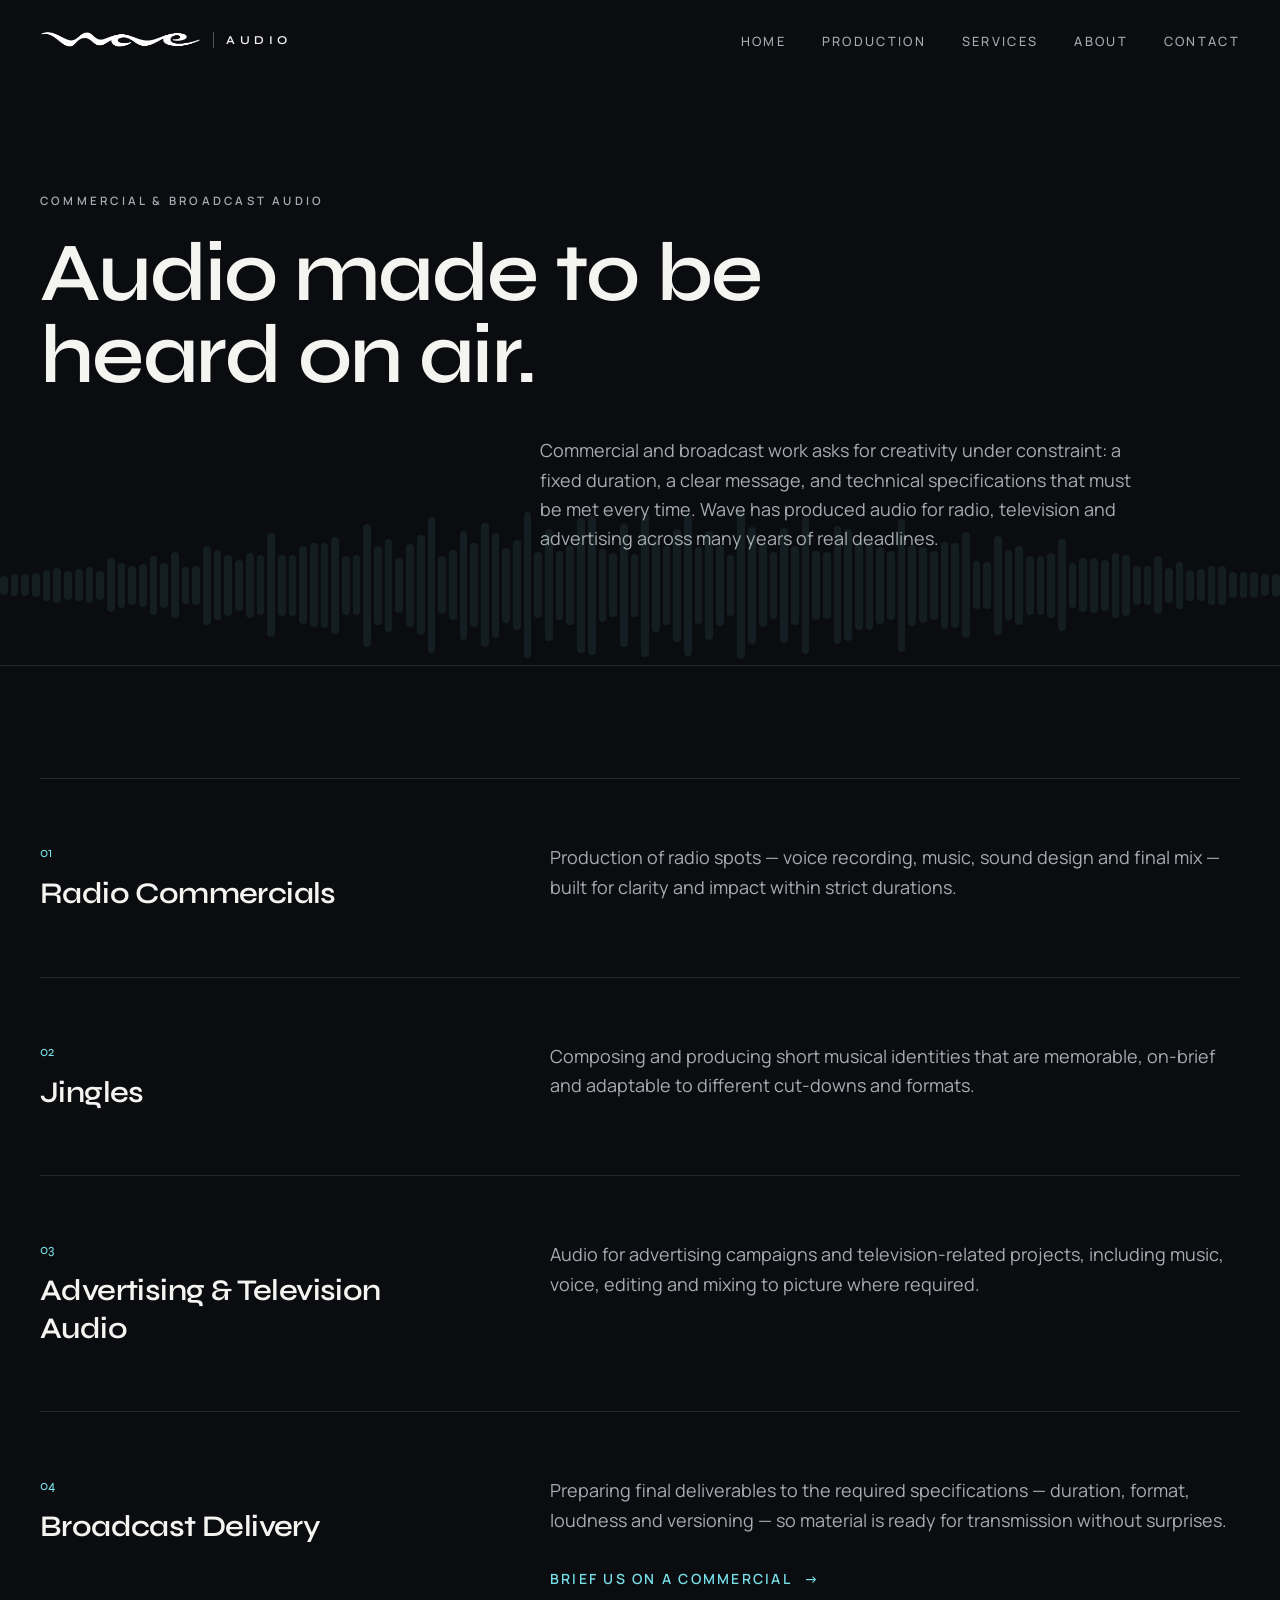
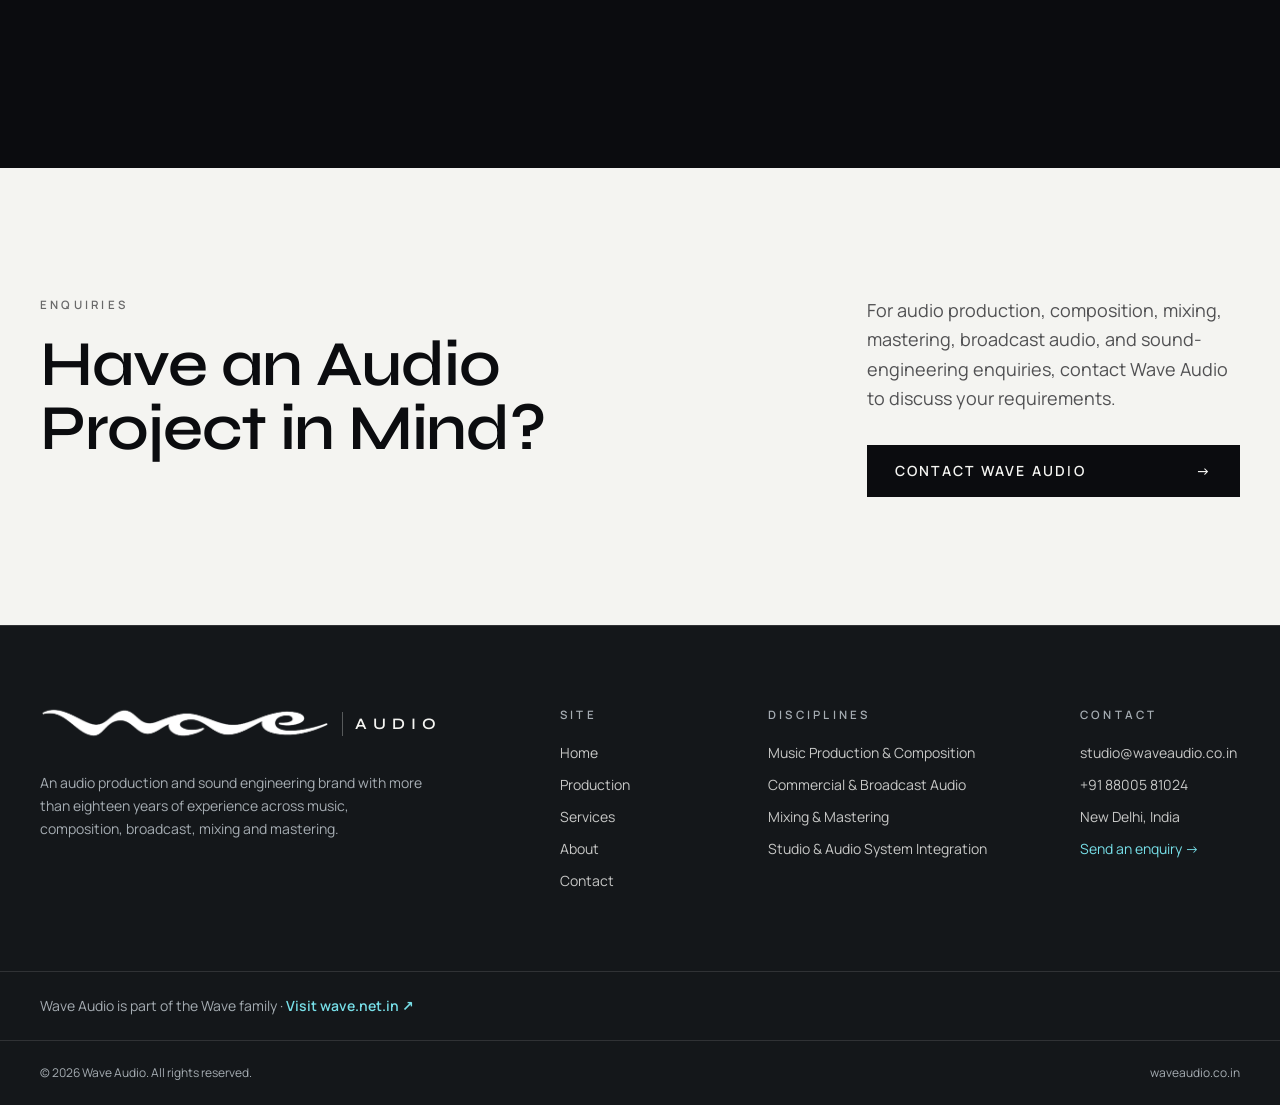
<file: broadcast-audio.html>
<!DOCTYPE html><html lang="en"><head><meta charSet="utf-8"/><meta name="viewport" content="width=device-width, initial-scale=1"/><link rel="stylesheet" href="https://fonts.googleapis.com/css2?family=Manrope:wght@400;500;600;700&amp;family=Syne:wght@500;600;700&amp;display=swap" data-precedence="default"/><link rel="stylesheet" href="assets/site.css" data-precedence="default"/><title>Commercial &amp; Broadcast Audio — Radio Commercials &amp; Jingles | Wave Audio</title><meta name="theme-color" content="#0B0D10"/><meta property="og:site_name" content="Wave Audio"/><meta property="og:image" content="https://waveaudio.co.in/og-image.png"/><meta property="og:image:type" content="image/png"/><meta property="og:image:width" content="1200"/><meta property="og:image:height" content="630"/><meta property="og:image:alt" content="Wave Audio — The Art and Craft of Audio Production"/><meta name="twitter:image" content="https://waveaudio.co.in/og-image.png"/><meta name="twitter:image:alt" content="Wave Audio — The Art and Craft of Audio Production"/><meta name="description" content="Radio commercials, jingles, advertising audio, television-related audio and broadcast delivery from Wave Audio."/><meta property="og:title" content="Commercial &amp; Broadcast Audio — Radio Commercials &amp; Jingles | Wave Audio"/><meta property="og:description" content="Radio commercials, jingles, advertising audio, television-related audio and broadcast delivery from Wave Audio."/><meta property="og:type" content="website"/><meta property="og:url" content="https://waveaudio.co.in/broadcast-audio"/><meta name="twitter:card" content="summary_large_image"/><meta name="twitter:title" content="Commercial &amp; Broadcast Audio — Radio Commercials &amp; Jingles | Wave Audio"/><meta name="twitter:description" content="Radio commercials, jingles, advertising audio, television-related audio and broadcast delivery from Wave Audio."/><link rel="preconnect" href="https://fonts.googleapis.com"/><link rel="preconnect" href="https://fonts.gstatic.com" crossorigin="anonymous"/><link rel="icon" href="favicon.ico" sizes="any"/><link rel="icon" href="favicon-32.png" type="image/png" sizes="32x32"/><link rel="icon" href="favicon.png" type="image/png" sizes="64x64"/><link rel="apple-touch-icon" href="apple-touch-icon.png" sizes="180x180"/><link rel="manifest" href="site.webmanifest"/><link rel="canonical" href="https://waveaudio.co.in/broadcast-audio"/><script type="application/ld+json">{"@context":"https://schema.org","@type":"Organization","name":"Wave Audio","url":"https://waveaudio.co.in","description":"Wave Audio is an audio production and sound engineering brand with over 18 years of experience across music, composition, broadcast, mixing and mastering."}</script></head><body><header class="fixed inset-x-0 top-0 z-50 transition-[background-color,border-color,backdrop-filter] duration-500 border-b border-transparent bg-transparent"><a href="#main" class="sr-only focus:not-sr-only focus:absolute focus:left-4 focus:top-4 focus:bg-primary focus:px-3 focus:py-2 focus:text-primary-foreground">Skip to content</a><div class="container-x flex h-16 items-center justify-between md:h-20"><a aria-label="Wave Audio — home" class="group inline-flex items-center gap-3" href="index.html"><img src="assets/wave-white.png" alt="WAVE" width="1200" height="149" class="w-auto h-[18px] md:h-5"/><span class="border-l pl-3 font-display font-semibold tracking-[0.38em] text-[0.65rem] md:text-xs border-foreground/30 text-foreground">AUDIO</span></a><nav aria-label="Primary" class="hidden md:block"><ul class="flex items-center gap-9"><li><a class="group relative py-2 text-[0.8rem] font-medium uppercase tracking-[0.18em] text-muted-foreground transition-colors hover:text-foreground data-[status=active]:text-primary" href="index.html">Home<span class="absolute -bottom-0.5 left-0 h-px w-0 bg-primary transition-all duration-300 group-hover:w-full group-data-[status=active]:w-full"></span></a></li><li><a class="group relative py-2 text-[0.8rem] font-medium uppercase tracking-[0.18em] text-muted-foreground transition-colors hover:text-foreground data-[status=active]:text-primary" href="production.html">Production<span class="absolute -bottom-0.5 left-0 h-px w-0 bg-primary transition-all duration-300 group-hover:w-full group-data-[status=active]:w-full"></span></a></li><li><a class="group relative py-2 text-[0.8rem] font-medium uppercase tracking-[0.18em] text-muted-foreground transition-colors hover:text-foreground data-[status=active]:text-primary" href="services.html">Services<span class="absolute -bottom-0.5 left-0 h-px w-0 bg-primary transition-all duration-300 group-hover:w-full group-data-[status=active]:w-full"></span></a></li><li><a class="group relative py-2 text-[0.8rem] font-medium uppercase tracking-[0.18em] text-muted-foreground transition-colors hover:text-foreground data-[status=active]:text-primary" href="about.html">About<span class="absolute -bottom-0.5 left-0 h-px w-0 bg-primary transition-all duration-300 group-hover:w-full group-data-[status=active]:w-full"></span></a></li><li><a class="group relative py-2 text-[0.8rem] font-medium uppercase tracking-[0.18em] text-muted-foreground transition-colors hover:text-foreground data-[status=active]:text-primary" href="contact.html">Contact<span class="absolute -bottom-0.5 left-0 h-px w-0 bg-primary transition-all duration-300 group-hover:w-full group-data-[status=active]:w-full"></span></a></li></ul></nav><button type="button" class="relative -mr-2 flex h-11 w-11 items-center justify-center md:hidden" aria-expanded="false" aria-controls="mobile-nav" aria-label="Open menu"><span class="absolute h-px w-6 bg-foreground transition-transform duration-300 -translate-y-1"></span><span class="absolute h-px w-6 bg-foreground transition-transform duration-300 translate-y-1"></span></button></div><div id="mobile-nav" hidden="" class="h-[calc(100dvh-4rem)] border-t border-border bg-background md:hidden"><nav aria-label="Mobile" class="container-x flex h-full flex-col justify-between py-10"><ul class="space-y-1"><li><a class="flex items-baseline gap-4 border-b border-border py-4 font-display text-3xl text-foreground data-[status=active]:text-primary" href="index.html"><span class="font-sans text-xs text-muted-foreground">0<!-- -->1</span>Home</a></li><li><a class="flex items-baseline gap-4 border-b border-border py-4 font-display text-3xl text-foreground data-[status=active]:text-primary" href="production.html"><span class="font-sans text-xs text-muted-foreground">0<!-- -->2</span>Production</a></li><li><a class="flex items-baseline gap-4 border-b border-border py-4 font-display text-3xl text-foreground data-[status=active]:text-primary" href="services.html"><span class="font-sans text-xs text-muted-foreground">0<!-- -->3</span>Services</a></li><li><a class="flex items-baseline gap-4 border-b border-border py-4 font-display text-3xl text-foreground data-[status=active]:text-primary" href="about.html"><span class="font-sans text-xs text-muted-foreground">0<!-- -->4</span>About</a></li><li><a class="flex items-baseline gap-4 border-b border-border py-4 font-display text-3xl text-foreground data-[status=active]:text-primary" href="contact.html"><span class="font-sans text-xs text-muted-foreground">0<!-- -->5</span>Contact</a></li></ul><p class="eyebrow">Music · Composition · Audio Production</p></nav></div></header><main id="main"><!--$--><section class="relative overflow-hidden border-b border-border pt-36 pb-20 md:pt-48 md:pb-28"><div aria-hidden="true" class="flex items-center gap-[3px] pointer-events-none absolute inset-x-0 bottom-0 h-40 opacity-[0.12]"><span class="block w-[2px] flex-1 rounded-full bg-primary/70" style="height:12%;animation-delay:0s"></span><span class="block w-[2px] flex-1 rounded-full bg-primary/70" style="height:13.9%;animation-delay:-0.25s"></span><span class="block w-[2px] flex-1 rounded-full bg-primary/70" style="height:13.8%;animation-delay:-0.5s"></span><span class="block w-[2px] flex-1 rounded-full bg-primary/70" style="height:14.8%;animation-delay:-0.75s"></span><span class="block w-[2px] flex-1 rounded-full bg-primary/70" style="height:19.2%;animation-delay:-1s"></span><span class="block w-[2px] flex-1 rounded-full bg-primary/70" style="height:22%;animation-delay:-1.25s"></span><span class="block w-[2px] flex-1 rounded-full bg-primary/70" style="height:18%;animation-delay:-1.5s"></span><span class="block w-[2px] flex-1 rounded-full bg-primary/70" style="height:20.2%;animation-delay:-1.75s"></span><span class="block w-[2px] flex-1 rounded-full bg-primary/70" style="height:22.4%;animation-delay:-2s"></span><span class="block w-[2px] flex-1 rounded-full bg-primary/70" style="height:18.3%;animation-delay:-2.25s"></span><span class="block w-[2px] flex-1 rounded-full bg-primary/70" style="height:33.9%;animation-delay:-2.5s"></span><span class="block w-[2px] flex-1 rounded-full bg-primary/70" style="height:27.9%;animation-delay:-2.75s"></span><span class="block w-[2px] flex-1 rounded-full bg-primary/70" style="height:24.4%;animation-delay:-3s"></span><span class="block w-[2px] flex-1 rounded-full bg-primary/70" style="height:27.1%;animation-delay:-3.25s"></span><span class="block w-[2px] flex-1 rounded-full bg-primary/70" style="height:36.5%;animation-delay:-3.5s"></span><span class="block w-[2px] flex-1 rounded-full bg-primary/70" style="height:28.4%;animation-delay:-3.75s"></span><span class="block w-[2px] flex-1 rounded-full bg-primary/70" style="height:41.4%;animation-delay:0s"></span><span class="block w-[2px] flex-1 rounded-full bg-primary/70" style="height:23%;animation-delay:-0.25s"></span><span class="block w-[2px] flex-1 rounded-full bg-primary/70" style="height:24.5%;animation-delay:-0.5s"></span><span class="block w-[2px] flex-1 rounded-full bg-primary/70" style="height:49.3%;animation-delay:-0.75s"></span><span class="block w-[2px] flex-1 rounded-full bg-primary/70" style="height:43.8%;animation-delay:-1s"></span><span class="block w-[2px] flex-1 rounded-full bg-primary/70" style="height:38%;animation-delay:-1.25s"></span><span class="block w-[2px] flex-1 rounded-full bg-primary/70" style="height:32.2%;animation-delay:-1.5s"></span><span class="block w-[2px] flex-1 rounded-full bg-primary/70" style="height:40.9%;animation-delay:-1.75s"></span><span class="block w-[2px] flex-1 rounded-full bg-primary/70" style="height:37.3%;animation-delay:-2s"></span><span class="block w-[2px] flex-1 rounded-full bg-primary/70" style="height:65%;animation-delay:-2.25s"></span><span class="block w-[2px] flex-1 rounded-full bg-primary/70" style="height:38.2%;animation-delay:-2.5s"></span><span class="block w-[2px] flex-1 rounded-full bg-primary/70" style="height:38%;animation-delay:-2.75s"></span><span class="block w-[2px] flex-1 rounded-full bg-primary/70" style="height:48.8%;animation-delay:-3s"></span><span class="block w-[2px] flex-1 rounded-full bg-primary/70" style="height:52.3%;animation-delay:-3.25s"></span><span class="block w-[2px] flex-1 rounded-full bg-primary/70" style="height:53.4%;animation-delay:-3.5s"></span><span class="block w-[2px] flex-1 rounded-full bg-primary/70" style="height:60.6%;animation-delay:-3.75s"></span><span class="block w-[2px] flex-1 rounded-full bg-primary/70" style="height:36.7%;animation-delay:0s"></span><span class="block w-[2px] flex-1 rounded-full bg-primary/70" style="height:37.7%;animation-delay:-0.25s"></span><span class="block w-[2px] flex-1 rounded-full bg-primary/70" style="height:76.7%;animation-delay:-0.5s"></span><span class="block w-[2px] flex-1 rounded-full bg-primary/70" style="height:49.7%;animation-delay:-0.75s"></span><span class="block w-[2px] flex-1 rounded-full bg-primary/70" style="height:58.1%;animation-delay:-1s"></span><span class="block w-[2px] flex-1 rounded-full bg-primary/70" style="height:34.6%;animation-delay:-1.25s"></span><span class="block w-[2px] flex-1 rounded-full bg-primary/70" style="height:51.6%;animation-delay:-1.5s"></span><span class="block w-[2px] flex-1 rounded-full bg-primary/70" style="height:62.4%;animation-delay:-1.75s"></span><span class="block w-[2px] flex-1 rounded-full bg-primary/70" style="height:84.8%;animation-delay:-2s"></span><span class="block w-[2px] flex-1 rounded-full bg-primary/70" style="height:36.4%;animation-delay:-2.25s"></span><span class="block w-[2px] flex-1 rounded-full bg-primary/70" style="height:43.8%;animation-delay:-2.5s"></span><span class="block w-[2px] flex-1 rounded-full bg-primary/70" style="height:68%;animation-delay:-2.75s"></span><span class="block w-[2px] flex-1 rounded-full bg-primary/70" style="height:52.7%;animation-delay:-3s"></span><span class="block w-[2px] flex-1 rounded-full bg-primary/70" style="height:77.4%;animation-delay:-3.25s"></span><span class="block w-[2px] flex-1 rounded-full bg-primary/70" style="height:66%;animation-delay:-3.5s"></span><span class="block w-[2px] flex-1 rounded-full bg-primary/70" style="height:47.2%;animation-delay:-3.75s"></span><span class="block w-[2px] flex-1 rounded-full bg-primary/70" style="height:56.2%;animation-delay:0s"></span><span class="block w-[2px] flex-1 rounded-full bg-primary/70" style="height:91.4%;animation-delay:-0.25s"></span><span class="block w-[2px] flex-1 rounded-full bg-primary/70" style="height:41.2%;animation-delay:-0.5s"></span><span class="block w-[2px] flex-1 rounded-full bg-primary/70" style="height:69.9%;animation-delay:-0.75s"></span><span class="block w-[2px] flex-1 rounded-full bg-primary/70" style="height:43.2%;animation-delay:-1s"></span><span class="block w-[2px] flex-1 rounded-full bg-primary/70" style="height:50.2%;animation-delay:-1.25s"></span><span class="block w-[2px] flex-1 rounded-full bg-primary/70" style="height:84%;animation-delay:-1.5s"></span><span class="block w-[2px] flex-1 rounded-full bg-primary/70" style="height:87.2%;animation-delay:-1.75s"></span><span class="block w-[2px] flex-1 rounded-full bg-primary/70" style="height:45.7%;animation-delay:-2s"></span><span class="block w-[2px] flex-1 rounded-full bg-primary/70" style="height:40%;animation-delay:-2.25s"></span><span class="block w-[2px] flex-1 rounded-full bg-primary/70" style="height:77.1%;animation-delay:-2.5s"></span><span class="block w-[2px] flex-1 rounded-full bg-primary/70" style="height:39.7%;animation-delay:-2.75s"></span><span class="block w-[2px] flex-1 rounded-full bg-primary/70" style="height:90.2%;animation-delay:-3s"></span><span class="block w-[2px] flex-1 rounded-full bg-primary/70" style="height:58.4%;animation-delay:-3.25s"></span><span class="block w-[2px] flex-1 rounded-full bg-primary/70" style="height:49.1%;animation-delay:-3.5s"></span><span class="block w-[2px] flex-1 rounded-full bg-primary/70" style="height:70.8%;animation-delay:-3.75s"></span><span class="block w-[2px] flex-1 rounded-full bg-primary/70" style="height:88.4%;animation-delay:0s"></span><span class="block w-[2px] flex-1 rounded-full bg-primary/70" style="height:48.2%;animation-delay:-0.25s"></span><span class="block w-[2px] flex-1 rounded-full bg-primary/70" style="height:68.5%;animation-delay:-0.5s"></span><span class="block w-[2px] flex-1 rounded-full bg-primary/70" style="height:50.7%;animation-delay:-0.75s"></span><span class="block w-[2px] flex-1 rounded-full bg-primary/70" style="height:38.2%;animation-delay:-1s"></span><span class="block w-[2px] flex-1 rounded-full bg-primary/70" style="height:92.5%;animation-delay:-1.25s"></span><span class="block w-[2px] flex-1 rounded-full bg-primary/70" style="height:73.3%;animation-delay:-1.5s"></span><span class="block w-[2px] flex-1 rounded-full bg-primary/70" style="height:52.4%;animation-delay:-1.75s"></span><span class="block w-[2px] flex-1 rounded-full bg-primary/70" style="height:41.9%;animation-delay:-2s"></span><span class="block w-[2px] flex-1 rounded-full bg-primary/70" style="height:71.8%;animation-delay:-2.25s"></span><span class="block w-[2px] flex-1 rounded-full bg-primary/70" style="height:49.4%;animation-delay:-2.5s"></span><span class="block w-[2px] flex-1 rounded-full bg-primary/70" style="height:86%;animation-delay:-2.75s"></span><span class="block w-[2px] flex-1 rounded-full bg-primary/70" style="height:43.5%;animation-delay:-3s"></span><span class="block w-[2px] flex-1 rounded-full bg-primary/70" style="height:41.5%;animation-delay:-3.25s"></span><span class="block w-[2px] flex-1 rounded-full bg-primary/70" style="height:73.8%;animation-delay:-3.5s"></span><span class="block w-[2px] flex-1 rounded-full bg-primary/70" style="height:69.8%;animation-delay:-3.75s"></span><span class="block w-[2px] flex-1 rounded-full bg-primary/70" style="height:56.1%;animation-delay:0s"></span><span class="block w-[2px] flex-1 rounded-full bg-primary/70" style="height:55.4%;animation-delay:-0.25s"></span><span class="block w-[2px] flex-1 rounded-full bg-primary/70" style="height:48.5%;animation-delay:-0.5s"></span><span class="block w-[2px] flex-1 rounded-full bg-primary/70" style="height:43%;animation-delay:-0.75s"></span><span class="block w-[2px] flex-1 rounded-full bg-primary/70" style="height:82.9%;animation-delay:-1s"></span><span class="block w-[2px] flex-1 rounded-full bg-primary/70" style="height:50.5%;animation-delay:-1.25s"></span><span class="block w-[2px] flex-1 rounded-full bg-primary/70" style="height:47.7%;animation-delay:-1.5s"></span><span class="block w-[2px] flex-1 rounded-full bg-primary/70" style="height:43.4%;animation-delay:-1.75s"></span><span class="block w-[2px] flex-1 rounded-full bg-primary/70" style="height:54.1%;animation-delay:-2s"></span><span class="block w-[2px] flex-1 rounded-full bg-primary/70" style="height:53.2%;animation-delay:-2.25s"></span><span class="block w-[2px] flex-1 rounded-full bg-primary/70" style="height:66.2%;animation-delay:-2.5s"></span><span class="block w-[2px] flex-1 rounded-full bg-primary/70" style="height:30%;animation-delay:-2.75s"></span><span class="block w-[2px] flex-1 rounded-full bg-primary/70" style="height:29%;animation-delay:-3s"></span><span class="block w-[2px] flex-1 rounded-full bg-primary/70" style="height:61.5%;animation-delay:-3.25s"></span><span class="block w-[2px] flex-1 rounded-full bg-primary/70" style="height:43.9%;animation-delay:-3.5s"></span><span class="block w-[2px] flex-1 rounded-full bg-primary/70" style="height:49.4%;animation-delay:-3.75s"></span><span class="block w-[2px] flex-1 rounded-full bg-primary/70" style="height:36.6%;animation-delay:0s"></span><span class="block w-[2px] flex-1 rounded-full bg-primary/70" style="height:36.7%;animation-delay:-0.25s"></span><span class="block w-[2px] flex-1 rounded-full bg-primary/70" style="height:40.8%;animation-delay:-0.5s"></span><span class="block w-[2px] flex-1 rounded-full bg-primary/70" style="height:57.3%;animation-delay:-0.75s"></span><span class="block w-[2px] flex-1 rounded-full bg-primary/70" style="height:28.4%;animation-delay:-1s"></span><span class="block w-[2px] flex-1 rounded-full bg-primary/70" style="height:33.6%;animation-delay:-1.25s"></span><span class="block w-[2px] flex-1 rounded-full bg-primary/70" style="height:34.6%;animation-delay:-1.5s"></span><span class="block w-[2px] flex-1 rounded-full bg-primary/70" style="height:31.5%;animation-delay:-1.75s"></span><span class="block w-[2px] flex-1 rounded-full bg-primary/70" style="height:40.8%;animation-delay:-2s"></span><span class="block w-[2px] flex-1 rounded-full bg-primary/70" style="height:38.3%;animation-delay:-2.25s"></span><span class="block w-[2px] flex-1 rounded-full bg-primary/70" style="height:24.2%;animation-delay:-2.5s"></span><span class="block w-[2px] flex-1 rounded-full bg-primary/70" style="height:24%;animation-delay:-2.75s"></span><span class="block w-[2px] flex-1 rounded-full bg-primary/70" style="height:36.1%;animation-delay:-3s"></span><span class="block w-[2px] flex-1 rounded-full bg-primary/70" style="height:21.5%;animation-delay:-3.25s"></span><span class="block w-[2px] flex-1 rounded-full bg-primary/70" style="height:29.4%;animation-delay:-3.5s"></span><span class="block w-[2px] flex-1 rounded-full bg-primary/70" style="height:19.4%;animation-delay:-3.75s"></span><span class="block w-[2px] flex-1 rounded-full bg-primary/70" style="height:20.1%;animation-delay:0s"></span><span class="block w-[2px] flex-1 rounded-full bg-primary/70" style="height:24.2%;animation-delay:-0.25s"></span><span class="block w-[2px] flex-1 rounded-full bg-primary/70" style="height:24.6%;animation-delay:-0.5s"></span><span class="block w-[2px] flex-1 rounded-full bg-primary/70" style="height:16.1%;animation-delay:-0.75s"></span><span class="block w-[2px] flex-1 rounded-full bg-primary/70" style="height:16.2%;animation-delay:-1s"></span><span class="block w-[2px] flex-1 rounded-full bg-primary/70" style="height:16.3%;animation-delay:-1.25s"></span><span class="block w-[2px] flex-1 rounded-full bg-primary/70" style="height:13.6%;animation-delay:-1.5s"></span><span class="block w-[2px] flex-1 rounded-full bg-primary/70" style="height:14.1%;animation-delay:-1.75s"></span></div><div class="container-x relative"><p class="eyebrow hero-in">Commercial &amp; Broadcast Audio</p><h1 class="hero-in mt-6 max-w-5xl text-[clamp(2.4rem,6.5vw,5.75rem)] font-semibold leading-[0.98]" style="animation-delay:120ms">Audio made to be<br/>heard on air.</h1><div class="hero-in mt-10 grid md:grid-cols-12" style="animation-delay:240ms"><div class="text-lg leading-relaxed text-muted-foreground md:col-span-6 md:col-start-6"><p>Commercial and broadcast work asks for creativity under constraint: a fixed duration, a clear message, and technical specifications that must be met every time. Wave has produced audio for radio, television and advertising across many years of real deadlines.</p></div></div></div></section><section class="container-x py-20 md:py-28"><div class="grid gap-6 border-t border-border py-12 md:grid-cols-12 md:py-16"><div class="md:col-span-4"><p class="font-display text-sm text-primary">01</p><h2 class="mt-3 text-2xl font-semibold leading-tight md:text-3xl">Radio Commercials</h2></div><div class="space-y-5 text-base leading-relaxed text-muted-foreground md:col-span-7 md:col-start-6 md:text-lg"><p>Production of radio spots — voice recording, music, sound design and final mix — built for clarity and impact within strict durations.</p></div></div><div class="grid gap-6 border-t border-border py-12 md:grid-cols-12 md:py-16"><div class="md:col-span-4"><p class="font-display text-sm text-primary">02</p><h2 class="mt-3 text-2xl font-semibold leading-tight md:text-3xl">Jingles</h2></div><div class="space-y-5 text-base leading-relaxed text-muted-foreground md:col-span-7 md:col-start-6 md:text-lg"><p>Composing and producing short musical identities that are memorable, on-brief and adaptable to different cut-downs and formats.</p></div></div><div class="grid gap-6 border-t border-border py-12 md:grid-cols-12 md:py-16"><div class="md:col-span-4"><p class="font-display text-sm text-primary">03</p><h2 class="mt-3 text-2xl font-semibold leading-tight md:text-3xl">Advertising &amp; Television Audio</h2></div><div class="space-y-5 text-base leading-relaxed text-muted-foreground md:col-span-7 md:col-start-6 md:text-lg"><p>Audio for advertising campaigns and television-related projects, including music, voice, editing and mixing to picture where required.</p></div></div><div class="grid gap-6 border-t border-border py-12 md:grid-cols-12 md:py-16"><div class="md:col-span-4"><p class="font-display text-sm text-primary">04</p><h2 class="mt-3 text-2xl font-semibold leading-tight md:text-3xl">Broadcast Delivery</h2></div><div class="space-y-5 text-base leading-relaxed text-muted-foreground md:col-span-7 md:col-start-6 md:text-lg"><p>Preparing final deliverables to the required specifications — duration, format, loudness and versioning — so material is ready for transmission without surprises.</p><div class="pt-2"><a class="group inline-flex items-center gap-3 text-sm font-semibold uppercase tracking-[0.16em] text-primary" href="contact.html">Brief us on a commercial<span aria-hidden="true" class="transition-transform group-hover:translate-x-1">→</span></a></div></div></div></section><section class="relative overflow-hidden bg-paper text-paper-foreground"><div class="container-x grid gap-10 py-24 md:grid-cols-12 md:py-32"><div class="md:col-span-7"><p class="eyebrow text-paper-foreground/60">Enquiries</p><h2 class="mt-5 text-[clamp(2.2rem,5vw,4.25rem)] font-semibold leading-[1]">Have an Audio Project in Mind?</h2></div><div class="flex flex-col justify-end md:col-span-4 md:col-start-9"><p class="text-lg leading-relaxed text-paper-foreground/70">For audio production, composition, mixing, mastering, broadcast audio, and sound-engineering enquiries, contact Wave Audio to discuss your requirements.</p><a class="group mt-8 inline-flex items-center justify-between gap-6 bg-paper-foreground px-7 py-4 text-sm font-semibold uppercase tracking-[0.16em] text-paper transition-colors hover:bg-background" href="contact.html">Contact Wave Audio<span aria-hidden="true" class="transition-transform group-hover:translate-x-1">→</span></a></div></div></section><!--/$--></main><footer class="border-t border-border bg-surface"><div class="container-x grid gap-12 py-16 md:grid-cols-12 md:py-20"><div class="md:col-span-5"><a aria-label="Wave Audio — home" class="group inline-flex items-center gap-3" href="index.html"><img src="assets/wave-white.png" alt="WAVE" width="1200" height="149" class="w-auto h-7 md:h-9"/><span class="border-l pl-3 font-display font-semibold tracking-[0.38em] text-sm md:text-base border-foreground/30 text-foreground">AUDIO</span></a><p class="mt-6 max-w-sm text-sm leading-relaxed text-muted-foreground">An audio production and sound engineering brand with more than eighteen years of experience across music, composition, broadcast, mixing and mastering.</p></div><nav aria-label="Footer" class="md:col-span-2"><h2 class="eyebrow mb-5 font-sans">Site</h2><ul class="space-y-3 text-sm"><li><a class="text-foreground/80 transition-colors hover:text-primary" href="index.html">Home</a></li><li><a class="text-foreground/80 transition-colors hover:text-primary" href="production.html">Production</a></li><li><a class="text-foreground/80 transition-colors hover:text-primary" href="services.html">Services</a></li><li><a class="text-foreground/80 transition-colors hover:text-primary" href="about.html">About</a></li><li><a class="text-foreground/80 transition-colors hover:text-primary" href="contact.html">Contact</a></li></ul></nav><nav aria-label="Services" class="md:col-span-3"><h2 class="eyebrow mb-5 font-sans">Disciplines</h2><ul class="space-y-3 text-sm"><li><a class="text-foreground/80 transition-colors hover:text-primary" href="production.html">Music Production &amp; Composition</a></li><li><a class="text-foreground/80 transition-colors hover:text-primary active" href="broadcast-audio.html" data-status="active" aria-current="page">Commercial &amp; Broadcast Audio</a></li><li><a class="text-foreground/80 transition-colors hover:text-primary" href="mixing-mastering.html">Mixing &amp; Mastering</a></li><li><a class="text-foreground/80 transition-colors hover:text-primary" href="sound-engineering.html">Studio &amp; Audio System Integration</a></li></ul></nav><div class="md:col-span-2"><h2 class="eyebrow mb-5 font-sans">Contact</h2><ul class="space-y-3 text-sm text-foreground/80"><li><a href="mailto:studio@waveaudio.co.in" class="hover:text-primary">studio@waveaudio.co.in</a></li><li><a href="tel:+918800581024" class="hover:text-primary">+91 88005 81024</a></li><li>New Delhi, India</li><li><a class="text-primary hover:underline" href="contact.html">Send an enquiry →</a></li></ul></div></div><div class="container-x border-t border-border py-6 text-sm text-muted-foreground"><p>Wave Audio is part of the Wave family ·<!-- --> <a href="https://wave.net.in" target="_blank" rel="noopener" class="font-semibold text-primary hover:underline">Visit wave.net.in ↗</a></p></div><div class="container-x flex flex-col gap-2 border-t border-border py-6 text-xs text-muted-foreground sm:flex-row sm:justify-between"><p>© <!-- -->2026<!-- --> Wave Audio. All rights reserved.</p><p>waveaudio.co.in</p></div></footer><script src="assets/site.js" defer></script></body></html>
</file>
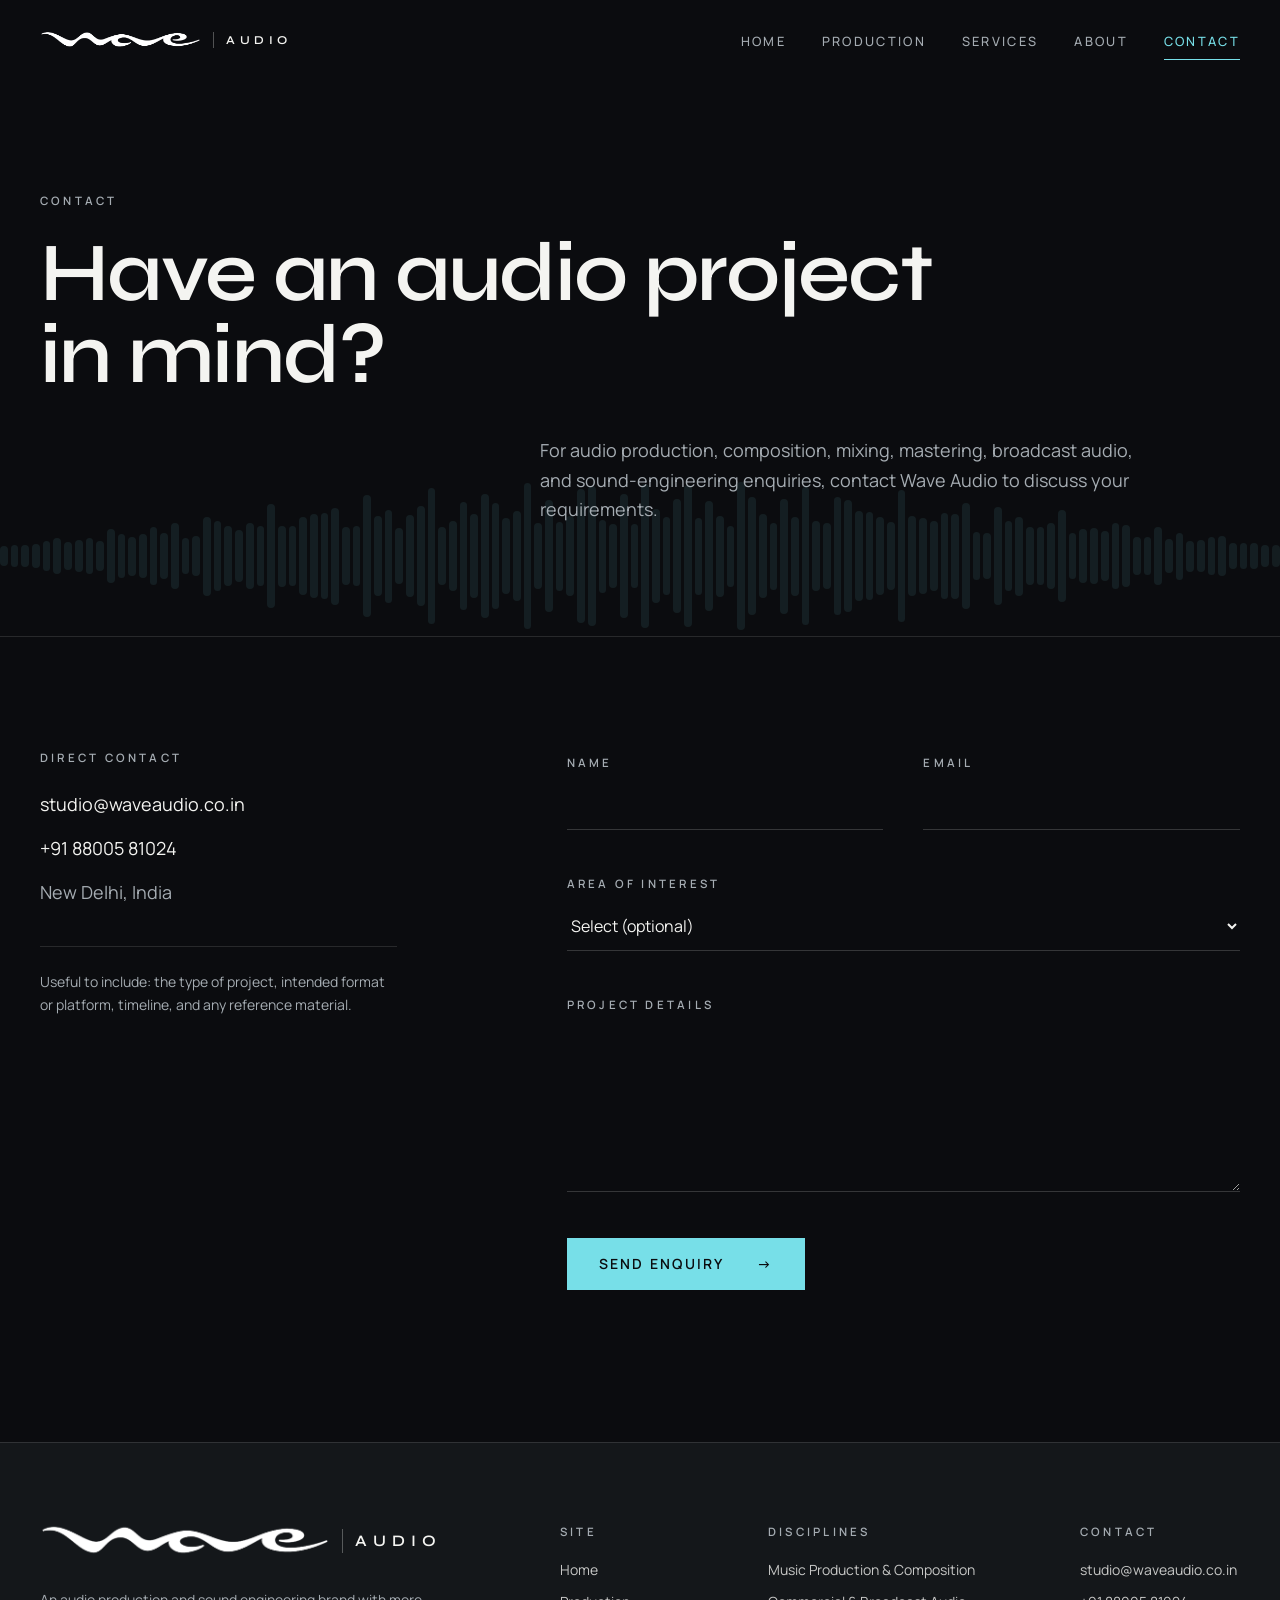
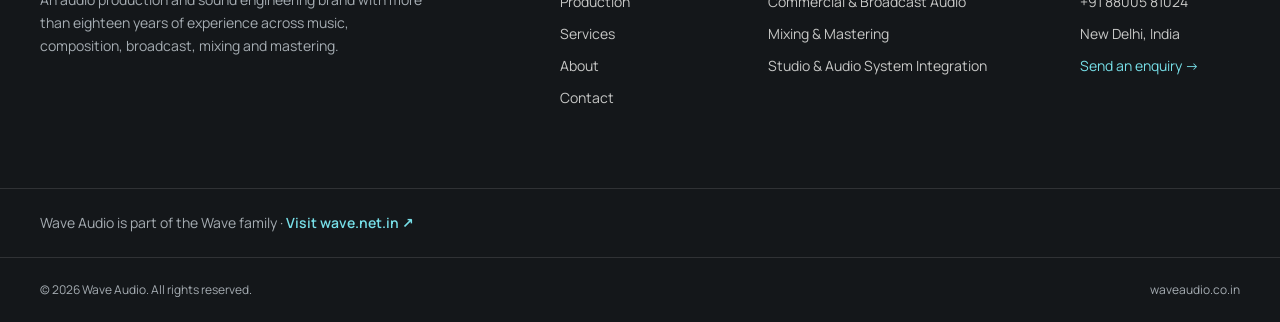
<file: contact.html>
<!DOCTYPE html><html lang="en"><head><meta charSet="utf-8"/><meta name="viewport" content="width=device-width, initial-scale=1"/><link rel="stylesheet" href="https://fonts.googleapis.com/css2?family=Manrope:wght@400;500;600;700&amp;family=Syne:wght@500;600;700&amp;display=swap" data-precedence="default"/><link rel="stylesheet" href="assets/site.css" data-precedence="default"/><title>Contact Wave Audio — Audio Production Enquiries</title><meta name="theme-color" content="#0B0D10"/><meta property="og:site_name" content="Wave Audio"/><meta property="og:image" content="https://waveaudio.co.in/og-image.png"/><meta property="og:image:type" content="image/png"/><meta property="og:image:width" content="1200"/><meta property="og:image:height" content="630"/><meta property="og:image:alt" content="Wave Audio — The Art and Craft of Audio Production"/><meta name="twitter:image" content="https://waveaudio.co.in/og-image.png"/><meta name="twitter:image:alt" content="Wave Audio — The Art and Craft of Audio Production"/><meta name="description" content="Contact Wave Audio about music production, composition, mixing, mastering, broadcast audio and sound engineering projects."/><meta property="og:title" content="Contact Wave Audio — Audio Production Enquiries"/><meta property="og:description" content="Contact Wave Audio about music production, composition, mixing, mastering, broadcast audio and sound engineering projects."/><meta property="og:type" content="website"/><meta property="og:url" content="https://waveaudio.co.in/contact"/><meta name="twitter:card" content="summary_large_image"/><meta name="twitter:title" content="Contact Wave Audio — Audio Production Enquiries"/><meta name="twitter:description" content="Contact Wave Audio about music production, composition, mixing, mastering, broadcast audio and sound engineering projects."/><link rel="preconnect" href="https://fonts.googleapis.com"/><link rel="preconnect" href="https://fonts.gstatic.com" crossorigin="anonymous"/><link rel="icon" href="favicon.ico" sizes="any"/><link rel="icon" href="favicon-32.png" type="image/png" sizes="32x32"/><link rel="icon" href="favicon.png" type="image/png" sizes="64x64"/><link rel="apple-touch-icon" href="apple-touch-icon.png" sizes="180x180"/><link rel="manifest" href="site.webmanifest"/><link rel="canonical" href="https://waveaudio.co.in/contact"/><script type="application/ld+json">{"@context":"https://schema.org","@type":"Organization","name":"Wave Audio","url":"https://waveaudio.co.in","description":"Wave Audio is an audio production and sound engineering brand with over 18 years of experience across music, composition, broadcast, mixing and mastering."}</script></head><body><header class="fixed inset-x-0 top-0 z-50 transition-[background-color,border-color,backdrop-filter] duration-500 border-b border-transparent bg-transparent"><a href="#main" class="sr-only focus:not-sr-only focus:absolute focus:left-4 focus:top-4 focus:bg-primary focus:px-3 focus:py-2 focus:text-primary-foreground">Skip to content</a><div class="container-x flex h-16 items-center justify-between md:h-20"><a aria-label="Wave Audio — home" class="group inline-flex items-center gap-3" href="index.html"><img src="assets/wave-white.png" alt="WAVE" width="1200" height="149" class="w-auto h-[18px] md:h-5"/><span class="border-l pl-3 font-display font-semibold tracking-[0.38em] text-[0.65rem] md:text-xs border-foreground/30 text-foreground">AUDIO</span></a><nav aria-label="Primary" class="hidden md:block"><ul class="flex items-center gap-9"><li><a class="group relative py-2 text-[0.8rem] font-medium uppercase tracking-[0.18em] text-muted-foreground transition-colors hover:text-foreground data-[status=active]:text-primary" href="index.html">Home<span class="absolute -bottom-0.5 left-0 h-px w-0 bg-primary transition-all duration-300 group-hover:w-full group-data-[status=active]:w-full"></span></a></li><li><a class="group relative py-2 text-[0.8rem] font-medium uppercase tracking-[0.18em] text-muted-foreground transition-colors hover:text-foreground data-[status=active]:text-primary" href="production.html">Production<span class="absolute -bottom-0.5 left-0 h-px w-0 bg-primary transition-all duration-300 group-hover:w-full group-data-[status=active]:w-full"></span></a></li><li><a class="group relative py-2 text-[0.8rem] font-medium uppercase tracking-[0.18em] text-muted-foreground transition-colors hover:text-foreground data-[status=active]:text-primary" href="services.html">Services<span class="absolute -bottom-0.5 left-0 h-px w-0 bg-primary transition-all duration-300 group-hover:w-full group-data-[status=active]:w-full"></span></a></li><li><a class="group relative py-2 text-[0.8rem] font-medium uppercase tracking-[0.18em] text-muted-foreground transition-colors hover:text-foreground data-[status=active]:text-primary" href="about.html">About<span class="absolute -bottom-0.5 left-0 h-px w-0 bg-primary transition-all duration-300 group-hover:w-full group-data-[status=active]:w-full"></span></a></li><li><a class="group relative py-2 text-[0.8rem] font-medium uppercase tracking-[0.18em] text-muted-foreground transition-colors hover:text-foreground data-[status=active]:text-primary active" href="contact.html" data-status="active" aria-current="page">Contact<span class="absolute -bottom-0.5 left-0 h-px w-0 bg-primary transition-all duration-300 group-hover:w-full group-data-[status=active]:w-full"></span></a></li></ul></nav><button type="button" class="relative -mr-2 flex h-11 w-11 items-center justify-center md:hidden" aria-expanded="false" aria-controls="mobile-nav" aria-label="Open menu"><span class="absolute h-px w-6 bg-foreground transition-transform duration-300 -translate-y-1"></span><span class="absolute h-px w-6 bg-foreground transition-transform duration-300 translate-y-1"></span></button></div><div id="mobile-nav" hidden="" class="h-[calc(100dvh-4rem)] border-t border-border bg-background md:hidden"><nav aria-label="Mobile" class="container-x flex h-full flex-col justify-between py-10"><ul class="space-y-1"><li><a class="flex items-baseline gap-4 border-b border-border py-4 font-display text-3xl text-foreground data-[status=active]:text-primary" href="index.html"><span class="font-sans text-xs text-muted-foreground">0<!-- -->1</span>Home</a></li><li><a class="flex items-baseline gap-4 border-b border-border py-4 font-display text-3xl text-foreground data-[status=active]:text-primary" href="production.html"><span class="font-sans text-xs text-muted-foreground">0<!-- -->2</span>Production</a></li><li><a class="flex items-baseline gap-4 border-b border-border py-4 font-display text-3xl text-foreground data-[status=active]:text-primary" href="services.html"><span class="font-sans text-xs text-muted-foreground">0<!-- -->3</span>Services</a></li><li><a class="flex items-baseline gap-4 border-b border-border py-4 font-display text-3xl text-foreground data-[status=active]:text-primary" href="about.html"><span class="font-sans text-xs text-muted-foreground">0<!-- -->4</span>About</a></li><li><a class="flex items-baseline gap-4 border-b border-border py-4 font-display text-3xl text-foreground data-[status=active]:text-primary active" href="contact.html" data-status="active" aria-current="page"><span class="font-sans text-xs text-muted-foreground">0<!-- -->5</span>Contact</a></li></ul><p class="eyebrow">Music · Composition · Audio Production</p></nav></div></header><main id="main"><!--$--><section class="relative overflow-hidden border-b border-border pt-36 pb-20 md:pt-48 md:pb-28"><div aria-hidden="true" class="flex items-center gap-[3px] pointer-events-none absolute inset-x-0 bottom-0 h-40 opacity-[0.12]"><span class="block w-[2px] flex-1 rounded-full bg-primary/70" style="height:12%;animation-delay:0s"></span><span class="block w-[2px] flex-1 rounded-full bg-primary/70" style="height:13.9%;animation-delay:-0.25s"></span><span class="block w-[2px] flex-1 rounded-full bg-primary/70" style="height:13.8%;animation-delay:-0.5s"></span><span class="block w-[2px] flex-1 rounded-full bg-primary/70" style="height:14.8%;animation-delay:-0.75s"></span><span class="block w-[2px] flex-1 rounded-full bg-primary/70" style="height:19.2%;animation-delay:-1s"></span><span class="block w-[2px] flex-1 rounded-full bg-primary/70" style="height:22%;animation-delay:-1.25s"></span><span class="block w-[2px] flex-1 rounded-full bg-primary/70" style="height:18%;animation-delay:-1.5s"></span><span class="block w-[2px] flex-1 rounded-full bg-primary/70" style="height:20.2%;animation-delay:-1.75s"></span><span class="block w-[2px] flex-1 rounded-full bg-primary/70" style="height:22.4%;animation-delay:-2s"></span><span class="block w-[2px] flex-1 rounded-full bg-primary/70" style="height:18.3%;animation-delay:-2.25s"></span><span class="block w-[2px] flex-1 rounded-full bg-primary/70" style="height:33.9%;animation-delay:-2.5s"></span><span class="block w-[2px] flex-1 rounded-full bg-primary/70" style="height:27.9%;animation-delay:-2.75s"></span><span class="block w-[2px] flex-1 rounded-full bg-primary/70" style="height:24.4%;animation-delay:-3s"></span><span class="block w-[2px] flex-1 rounded-full bg-primary/70" style="height:27.1%;animation-delay:-3.25s"></span><span class="block w-[2px] flex-1 rounded-full bg-primary/70" style="height:36.5%;animation-delay:-3.5s"></span><span class="block w-[2px] flex-1 rounded-full bg-primary/70" style="height:28.4%;animation-delay:-3.75s"></span><span class="block w-[2px] flex-1 rounded-full bg-primary/70" style="height:41.4%;animation-delay:0s"></span><span class="block w-[2px] flex-1 rounded-full bg-primary/70" style="height:23%;animation-delay:-0.25s"></span><span class="block w-[2px] flex-1 rounded-full bg-primary/70" style="height:24.5%;animation-delay:-0.5s"></span><span class="block w-[2px] flex-1 rounded-full bg-primary/70" style="height:49.3%;animation-delay:-0.75s"></span><span class="block w-[2px] flex-1 rounded-full bg-primary/70" style="height:43.8%;animation-delay:-1s"></span><span class="block w-[2px] flex-1 rounded-full bg-primary/70" style="height:38%;animation-delay:-1.25s"></span><span class="block w-[2px] flex-1 rounded-full bg-primary/70" style="height:32.2%;animation-delay:-1.5s"></span><span class="block w-[2px] flex-1 rounded-full bg-primary/70" style="height:40.9%;animation-delay:-1.75s"></span><span class="block w-[2px] flex-1 rounded-full bg-primary/70" style="height:37.3%;animation-delay:-2s"></span><span class="block w-[2px] flex-1 rounded-full bg-primary/70" style="height:65%;animation-delay:-2.25s"></span><span class="block w-[2px] flex-1 rounded-full bg-primary/70" style="height:38.2%;animation-delay:-2.5s"></span><span class="block w-[2px] flex-1 rounded-full bg-primary/70" style="height:38%;animation-delay:-2.75s"></span><span class="block w-[2px] flex-1 rounded-full bg-primary/70" style="height:48.8%;animation-delay:-3s"></span><span class="block w-[2px] flex-1 rounded-full bg-primary/70" style="height:52.3%;animation-delay:-3.25s"></span><span class="block w-[2px] flex-1 rounded-full bg-primary/70" style="height:53.4%;animation-delay:-3.5s"></span><span class="block w-[2px] flex-1 rounded-full bg-primary/70" style="height:60.6%;animation-delay:-3.75s"></span><span class="block w-[2px] flex-1 rounded-full bg-primary/70" style="height:36.7%;animation-delay:0s"></span><span class="block w-[2px] flex-1 rounded-full bg-primary/70" style="height:37.7%;animation-delay:-0.25s"></span><span class="block w-[2px] flex-1 rounded-full bg-primary/70" style="height:76.7%;animation-delay:-0.5s"></span><span class="block w-[2px] flex-1 rounded-full bg-primary/70" style="height:49.7%;animation-delay:-0.75s"></span><span class="block w-[2px] flex-1 rounded-full bg-primary/70" style="height:58.1%;animation-delay:-1s"></span><span class="block w-[2px] flex-1 rounded-full bg-primary/70" style="height:34.6%;animation-delay:-1.25s"></span><span class="block w-[2px] flex-1 rounded-full bg-primary/70" style="height:51.6%;animation-delay:-1.5s"></span><span class="block w-[2px] flex-1 rounded-full bg-primary/70" style="height:62.4%;animation-delay:-1.75s"></span><span class="block w-[2px] flex-1 rounded-full bg-primary/70" style="height:84.8%;animation-delay:-2s"></span><span class="block w-[2px] flex-1 rounded-full bg-primary/70" style="height:36.4%;animation-delay:-2.25s"></span><span class="block w-[2px] flex-1 rounded-full bg-primary/70" style="height:43.8%;animation-delay:-2.5s"></span><span class="block w-[2px] flex-1 rounded-full bg-primary/70" style="height:68%;animation-delay:-2.75s"></span><span class="block w-[2px] flex-1 rounded-full bg-primary/70" style="height:52.7%;animation-delay:-3s"></span><span class="block w-[2px] flex-1 rounded-full bg-primary/70" style="height:77.4%;animation-delay:-3.25s"></span><span class="block w-[2px] flex-1 rounded-full bg-primary/70" style="height:66%;animation-delay:-3.5s"></span><span class="block w-[2px] flex-1 rounded-full bg-primary/70" style="height:47.2%;animation-delay:-3.75s"></span><span class="block w-[2px] flex-1 rounded-full bg-primary/70" style="height:56.2%;animation-delay:0s"></span><span class="block w-[2px] flex-1 rounded-full bg-primary/70" style="height:91.4%;animation-delay:-0.25s"></span><span class="block w-[2px] flex-1 rounded-full bg-primary/70" style="height:41.2%;animation-delay:-0.5s"></span><span class="block w-[2px] flex-1 rounded-full bg-primary/70" style="height:69.9%;animation-delay:-0.75s"></span><span class="block w-[2px] flex-1 rounded-full bg-primary/70" style="height:43.2%;animation-delay:-1s"></span><span class="block w-[2px] flex-1 rounded-full bg-primary/70" style="height:50.2%;animation-delay:-1.25s"></span><span class="block w-[2px] flex-1 rounded-full bg-primary/70" style="height:84%;animation-delay:-1.5s"></span><span class="block w-[2px] flex-1 rounded-full bg-primary/70" style="height:87.2%;animation-delay:-1.75s"></span><span class="block w-[2px] flex-1 rounded-full bg-primary/70" style="height:45.7%;animation-delay:-2s"></span><span class="block w-[2px] flex-1 rounded-full bg-primary/70" style="height:40%;animation-delay:-2.25s"></span><span class="block w-[2px] flex-1 rounded-full bg-primary/70" style="height:77.1%;animation-delay:-2.5s"></span><span class="block w-[2px] flex-1 rounded-full bg-primary/70" style="height:39.7%;animation-delay:-2.75s"></span><span class="block w-[2px] flex-1 rounded-full bg-primary/70" style="height:90.2%;animation-delay:-3s"></span><span class="block w-[2px] flex-1 rounded-full bg-primary/70" style="height:58.4%;animation-delay:-3.25s"></span><span class="block w-[2px] flex-1 rounded-full bg-primary/70" style="height:49.1%;animation-delay:-3.5s"></span><span class="block w-[2px] flex-1 rounded-full bg-primary/70" style="height:70.8%;animation-delay:-3.75s"></span><span class="block w-[2px] flex-1 rounded-full bg-primary/70" style="height:88.4%;animation-delay:0s"></span><span class="block w-[2px] flex-1 rounded-full bg-primary/70" style="height:48.2%;animation-delay:-0.25s"></span><span class="block w-[2px] flex-1 rounded-full bg-primary/70" style="height:68.5%;animation-delay:-0.5s"></span><span class="block w-[2px] flex-1 rounded-full bg-primary/70" style="height:50.7%;animation-delay:-0.75s"></span><span class="block w-[2px] flex-1 rounded-full bg-primary/70" style="height:38.2%;animation-delay:-1s"></span><span class="block w-[2px] flex-1 rounded-full bg-primary/70" style="height:92.5%;animation-delay:-1.25s"></span><span class="block w-[2px] flex-1 rounded-full bg-primary/70" style="height:73.3%;animation-delay:-1.5s"></span><span class="block w-[2px] flex-1 rounded-full bg-primary/70" style="height:52.4%;animation-delay:-1.75s"></span><span class="block w-[2px] flex-1 rounded-full bg-primary/70" style="height:41.9%;animation-delay:-2s"></span><span class="block w-[2px] flex-1 rounded-full bg-primary/70" style="height:71.8%;animation-delay:-2.25s"></span><span class="block w-[2px] flex-1 rounded-full bg-primary/70" style="height:49.4%;animation-delay:-2.5s"></span><span class="block w-[2px] flex-1 rounded-full bg-primary/70" style="height:86%;animation-delay:-2.75s"></span><span class="block w-[2px] flex-1 rounded-full bg-primary/70" style="height:43.5%;animation-delay:-3s"></span><span class="block w-[2px] flex-1 rounded-full bg-primary/70" style="height:41.5%;animation-delay:-3.25s"></span><span class="block w-[2px] flex-1 rounded-full bg-primary/70" style="height:73.8%;animation-delay:-3.5s"></span><span class="block w-[2px] flex-1 rounded-full bg-primary/70" style="height:69.8%;animation-delay:-3.75s"></span><span class="block w-[2px] flex-1 rounded-full bg-primary/70" style="height:56.1%;animation-delay:0s"></span><span class="block w-[2px] flex-1 rounded-full bg-primary/70" style="height:55.4%;animation-delay:-0.25s"></span><span class="block w-[2px] flex-1 rounded-full bg-primary/70" style="height:48.5%;animation-delay:-0.5s"></span><span class="block w-[2px] flex-1 rounded-full bg-primary/70" style="height:43%;animation-delay:-0.75s"></span><span class="block w-[2px] flex-1 rounded-full bg-primary/70" style="height:82.9%;animation-delay:-1s"></span><span class="block w-[2px] flex-1 rounded-full bg-primary/70" style="height:50.5%;animation-delay:-1.25s"></span><span class="block w-[2px] flex-1 rounded-full bg-primary/70" style="height:47.7%;animation-delay:-1.5s"></span><span class="block w-[2px] flex-1 rounded-full bg-primary/70" style="height:43.4%;animation-delay:-1.75s"></span><span class="block w-[2px] flex-1 rounded-full bg-primary/70" style="height:54.1%;animation-delay:-2s"></span><span class="block w-[2px] flex-1 rounded-full bg-primary/70" style="height:53.2%;animation-delay:-2.25s"></span><span class="block w-[2px] flex-1 rounded-full bg-primary/70" style="height:66.2%;animation-delay:-2.5s"></span><span class="block w-[2px] flex-1 rounded-full bg-primary/70" style="height:30%;animation-delay:-2.75s"></span><span class="block w-[2px] flex-1 rounded-full bg-primary/70" style="height:29%;animation-delay:-3s"></span><span class="block w-[2px] flex-1 rounded-full bg-primary/70" style="height:61.5%;animation-delay:-3.25s"></span><span class="block w-[2px] flex-1 rounded-full bg-primary/70" style="height:43.9%;animation-delay:-3.5s"></span><span class="block w-[2px] flex-1 rounded-full bg-primary/70" style="height:49.4%;animation-delay:-3.75s"></span><span class="block w-[2px] flex-1 rounded-full bg-primary/70" style="height:36.6%;animation-delay:0s"></span><span class="block w-[2px] flex-1 rounded-full bg-primary/70" style="height:36.7%;animation-delay:-0.25s"></span><span class="block w-[2px] flex-1 rounded-full bg-primary/70" style="height:40.8%;animation-delay:-0.5s"></span><span class="block w-[2px] flex-1 rounded-full bg-primary/70" style="height:57.3%;animation-delay:-0.75s"></span><span class="block w-[2px] flex-1 rounded-full bg-primary/70" style="height:28.4%;animation-delay:-1s"></span><span class="block w-[2px] flex-1 rounded-full bg-primary/70" style="height:33.6%;animation-delay:-1.25s"></span><span class="block w-[2px] flex-1 rounded-full bg-primary/70" style="height:34.6%;animation-delay:-1.5s"></span><span class="block w-[2px] flex-1 rounded-full bg-primary/70" style="height:31.5%;animation-delay:-1.75s"></span><span class="block w-[2px] flex-1 rounded-full bg-primary/70" style="height:40.8%;animation-delay:-2s"></span><span class="block w-[2px] flex-1 rounded-full bg-primary/70" style="height:38.3%;animation-delay:-2.25s"></span><span class="block w-[2px] flex-1 rounded-full bg-primary/70" style="height:24.2%;animation-delay:-2.5s"></span><span class="block w-[2px] flex-1 rounded-full bg-primary/70" style="height:24%;animation-delay:-2.75s"></span><span class="block w-[2px] flex-1 rounded-full bg-primary/70" style="height:36.1%;animation-delay:-3s"></span><span class="block w-[2px] flex-1 rounded-full bg-primary/70" style="height:21.5%;animation-delay:-3.25s"></span><span class="block w-[2px] flex-1 rounded-full bg-primary/70" style="height:29.4%;animation-delay:-3.5s"></span><span class="block w-[2px] flex-1 rounded-full bg-primary/70" style="height:19.4%;animation-delay:-3.75s"></span><span class="block w-[2px] flex-1 rounded-full bg-primary/70" style="height:20.1%;animation-delay:0s"></span><span class="block w-[2px] flex-1 rounded-full bg-primary/70" style="height:24.2%;animation-delay:-0.25s"></span><span class="block w-[2px] flex-1 rounded-full bg-primary/70" style="height:24.6%;animation-delay:-0.5s"></span><span class="block w-[2px] flex-1 rounded-full bg-primary/70" style="height:16.1%;animation-delay:-0.75s"></span><span class="block w-[2px] flex-1 rounded-full bg-primary/70" style="height:16.2%;animation-delay:-1s"></span><span class="block w-[2px] flex-1 rounded-full bg-primary/70" style="height:16.3%;animation-delay:-1.25s"></span><span class="block w-[2px] flex-1 rounded-full bg-primary/70" style="height:13.6%;animation-delay:-1.5s"></span><span class="block w-[2px] flex-1 rounded-full bg-primary/70" style="height:14.1%;animation-delay:-1.75s"></span></div><div class="container-x relative"><p class="eyebrow hero-in">Contact</p><h1 class="hero-in mt-6 max-w-5xl text-[clamp(2.4rem,6.5vw,5.75rem)] font-semibold leading-[0.98]" style="animation-delay:120ms">Have an audio project<br/>in mind?</h1><div class="hero-in mt-10 grid md:grid-cols-12" style="animation-delay:240ms"><div class="text-lg leading-relaxed text-muted-foreground md:col-span-6 md:col-start-6"><p>For audio production, composition, mixing, mastering, broadcast audio, and sound-engineering enquiries, contact Wave Audio to discuss your requirements.</p></div></div></div></section><section class="container-x grid gap-16 py-20 md:grid-cols-12 md:py-28"><aside class="md:col-span-4"><h2 class="eyebrow font-sans">Direct contact</h2><ul class="mt-6 space-y-4 text-lg"><li><a class="text-foreground hover:text-primary" href="mailto:studio@waveaudio.co.in">studio@waveaudio.co.in</a></li><li><a class="text-foreground hover:text-primary" href="tel:+918800581024">+91 88005 81024</a></li><li class="text-muted-foreground">New Delhi, India</li></ul><p class="mt-10 border-t border-border pt-6 text-sm leading-relaxed text-muted-foreground">Useful to include: the type of project, intended format or platform, timeline, and any reference material.</p></aside><form noValidate="" class="space-y-10 md:col-span-7 md:col-start-6" aria-describedby="form-status"><div class="grid gap-10 sm:grid-cols-2"><div><label for="name" class="eyebrow">Name</label><input id="name" autoComplete="name" maxLength="100" class="mt-2 w-full border-0 border-b border-input bg-transparent px-0 py-3 text-base text-foreground placeholder:text-muted-foreground/60 focus:border-primary focus:outline-none focus:ring-0" aria-invalid="false" name="name"/></div><div><label for="email" class="eyebrow">Email</label><input id="email" type="email" autoComplete="email" maxLength="255" class="mt-2 w-full border-0 border-b border-input bg-transparent px-0 py-3 text-base text-foreground placeholder:text-muted-foreground/60 focus:border-primary focus:outline-none focus:ring-0" aria-invalid="false" name="email"/></div></div><div><label for="service" class="eyebrow">Area of interest</label><select id="service" name="service" class="mt-2 w-full border-0 border-b border-input bg-transparent px-0 py-3 text-base text-foreground placeholder:text-muted-foreground/60 focus:border-primary focus:outline-none focus:ring-0 [&amp;&gt;option]:bg-background"><option value="" selected="">Select (optional)</option><option>Music production &amp; composition</option><option>Commercial &amp; broadcast audio</option><option>Mixing &amp; mastering</option><option>Sound engineering</option><option>Studio &amp; system integration</option><option>Something else</option></select></div><div><label for="message" class="eyebrow">Project details</label><textarea id="message" name="message" rows="6" maxLength="2000" class="mt-2 w-full border-0 border-b border-input bg-transparent px-0 py-3 text-base text-foreground placeholder:text-muted-foreground/60 focus:border-primary focus:outline-none focus:ring-0 resize-y" aria-invalid="false"></textarea></div><div class="flex flex-col gap-6 sm:flex-row sm:items-center sm:justify-between"><button type="submit" class="group inline-flex items-center justify-between gap-8 bg-primary px-8 py-4 text-sm font-semibold uppercase tracking-[0.16em] text-primary-foreground transition-colors hover:bg-foreground">Send enquiry <span aria-hidden="true" class="transition-transform group-hover:translate-x-1">→</span></button></div><div id="form-status" role="status" aria-live="polite"></div></form></section><!--/$--></main><footer class="border-t border-border bg-surface"><div class="container-x grid gap-12 py-16 md:grid-cols-12 md:py-20"><div class="md:col-span-5"><a aria-label="Wave Audio — home" class="group inline-flex items-center gap-3" href="index.html"><img src="assets/wave-white.png" alt="WAVE" width="1200" height="149" class="w-auto h-7 md:h-9"/><span class="border-l pl-3 font-display font-semibold tracking-[0.38em] text-sm md:text-base border-foreground/30 text-foreground">AUDIO</span></a><p class="mt-6 max-w-sm text-sm leading-relaxed text-muted-foreground">An audio production and sound engineering brand with more than eighteen years of experience across music, composition, broadcast, mixing and mastering.</p></div><nav aria-label="Footer" class="md:col-span-2"><h2 class="eyebrow mb-5 font-sans">Site</h2><ul class="space-y-3 text-sm"><li><a class="text-foreground/80 transition-colors hover:text-primary" href="index.html">Home</a></li><li><a class="text-foreground/80 transition-colors hover:text-primary" href="production.html">Production</a></li><li><a class="text-foreground/80 transition-colors hover:text-primary" href="services.html">Services</a></li><li><a class="text-foreground/80 transition-colors hover:text-primary" href="about.html">About</a></li><li><a class="text-foreground/80 transition-colors hover:text-primary active" href="contact.html" data-status="active" aria-current="page">Contact</a></li></ul></nav><nav aria-label="Services" class="md:col-span-3"><h2 class="eyebrow mb-5 font-sans">Disciplines</h2><ul class="space-y-3 text-sm"><li><a class="text-foreground/80 transition-colors hover:text-primary" href="production.html">Music Production &amp; Composition</a></li><li><a class="text-foreground/80 transition-colors hover:text-primary" href="broadcast-audio.html">Commercial &amp; Broadcast Audio</a></li><li><a class="text-foreground/80 transition-colors hover:text-primary" href="mixing-mastering.html">Mixing &amp; Mastering</a></li><li><a class="text-foreground/80 transition-colors hover:text-primary" href="sound-engineering.html">Studio &amp; Audio System Integration</a></li></ul></nav><div class="md:col-span-2"><h2 class="eyebrow mb-5 font-sans">Contact</h2><ul class="space-y-3 text-sm text-foreground/80"><li><a href="mailto:studio@waveaudio.co.in" class="hover:text-primary">studio@waveaudio.co.in</a></li><li><a href="tel:+918800581024" class="hover:text-primary">+91 88005 81024</a></li><li>New Delhi, India</li><li><a class="text-primary hover:underline active" href="contact.html" data-status="active" aria-current="page">Send an enquiry →</a></li></ul></div></div><div class="container-x border-t border-border py-6 text-sm text-muted-foreground"><p>Wave Audio is part of the Wave family ·<!-- --> <a href="https://wave.net.in" target="_blank" rel="noopener" class="font-semibold text-primary hover:underline">Visit wave.net.in ↗</a></p></div><div class="container-x flex flex-col gap-2 border-t border-border py-6 text-xs text-muted-foreground sm:flex-row sm:justify-between"><p>© <!-- -->2026<!-- --> Wave Audio. All rights reserved.</p><p>waveaudio.co.in</p></div></footer><script src="assets/site.js" defer></script><script>
(function () {
  var form = document.querySelector('form[aria-describedby="form-status"]');
  if (!form) return;
  var status = document.getElementById("form-status");
  var mailLink = document.querySelector('a[href^="mailto:"]');
  var email = mailLink ? mailLink.getAttribute("href").slice(7).split("?")[0] : "";
  var rules = {
    name: "Please enter your name",
    email: "Please enter a valid email address",
    message: "Please tell us a little more (at least 10 characters)"
  };
  function clear(name) {
    var el = form.querySelector('[name="' + name + '"]');
    var msg = document.getElementById(name + "-error");
    if (msg && msg.parentNode) msg.parentNode.removeChild(msg);
    if (el) el.setAttribute("aria-invalid", "false");
  }
  function show(name, text) {
    var el = form.querySelector('[name="' + name + '"]');
    if (el) el.setAttribute("aria-invalid", "true");
    var p = document.createElement("p");
    p.id = name + "-error";
    p.className = "mt-2 text-sm text-destructive";
    p.textContent = text;
    if (el && el.parentNode) el.parentNode.appendChild(p);
  }
  form.addEventListener("submit", function (event) {
    event.preventDefault();
    var data = new FormData(form);
    var value = function (key) { return String(data.get(key) || "").trim(); };
    var v = { name: value("name"), email: value("email"), service: value("service"), message: value("message") };
    ["name", "email", "message"].forEach(clear);

    var errors = {};
    if (!v.name) errors.name = rules.name;
    if (!v.email || v.email.length > 255 || !/^[^\s@]+@[^\s@]+\.[^\s@]+$/.test(v.email)) errors.email = rules.email;
    if (v.message.length < 10) errors.message = rules.message;

    var first = ["name", "email", "message"].filter(function (k) { return errors[k]; })[0];
    if (first) {
      ["name", "email", "message"].forEach(function (k) { if (errors[k]) show(k, errors[k]); });
      status.textContent = "";
      var field = form.querySelector('[name="' + first + '"]');
      if (field) field.focus();
      return;
    }

    if (!email) {
      status.innerHTML = '<p class="border-l-2 border-destructive pl-4 text-sm text-foreground">Your details look good, but online enquiries are not connected yet, so this message has not been sent. Please check back shortly.</p>';
      return;
    }

    var body = "Name: " + v.name + "\nEmail: " + v.email + "\nService: " + (v.service || "\u2014") + "\n\n" + v.message;
    window.location.href = "mailto:" + email + "?subject=" + encodeURIComponent("Enquiry from " + v.name) + "&body=" + encodeURIComponent(body);
    status.innerHTML = '<p class="border-l-2 border-primary pl-4 text-sm text-foreground">Your email app should now open with the enquiry prepared. Please press send there to deliver it.</p>';
  });
})();
</script></body></html>
</file>
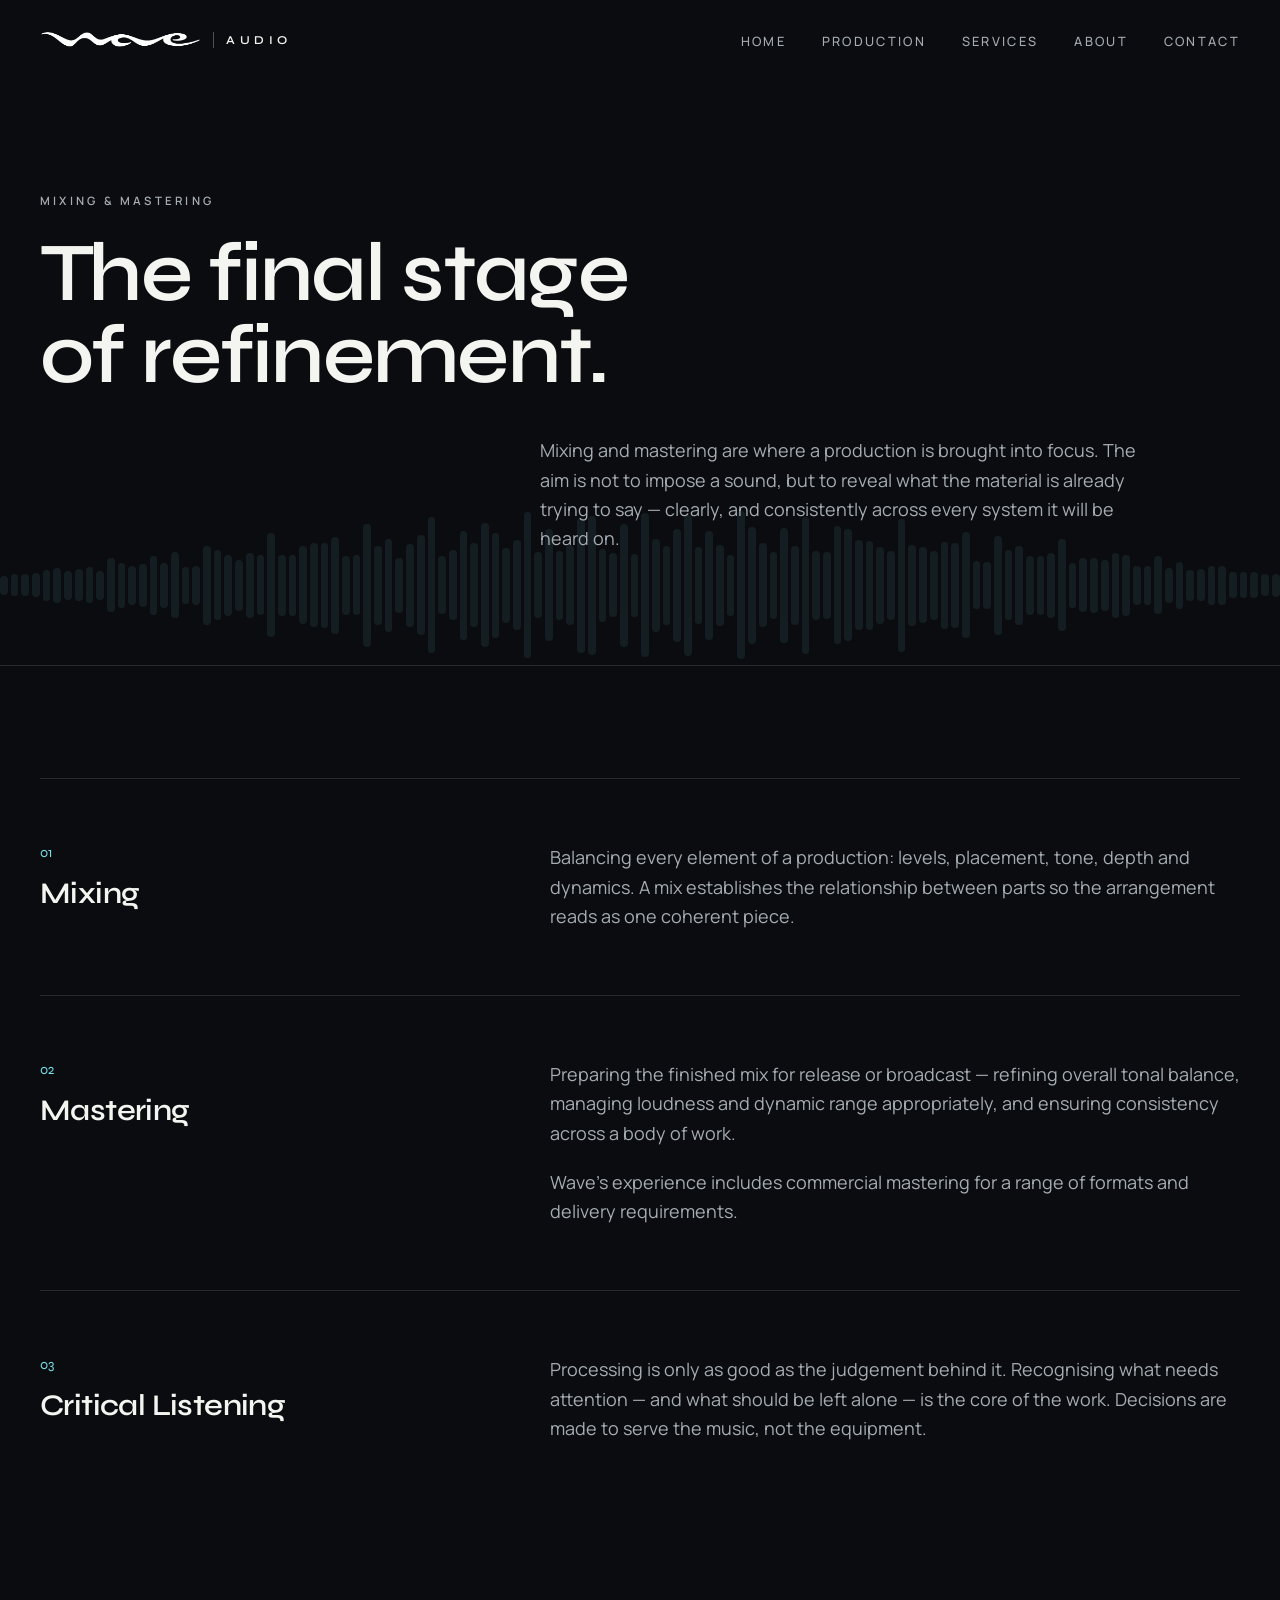
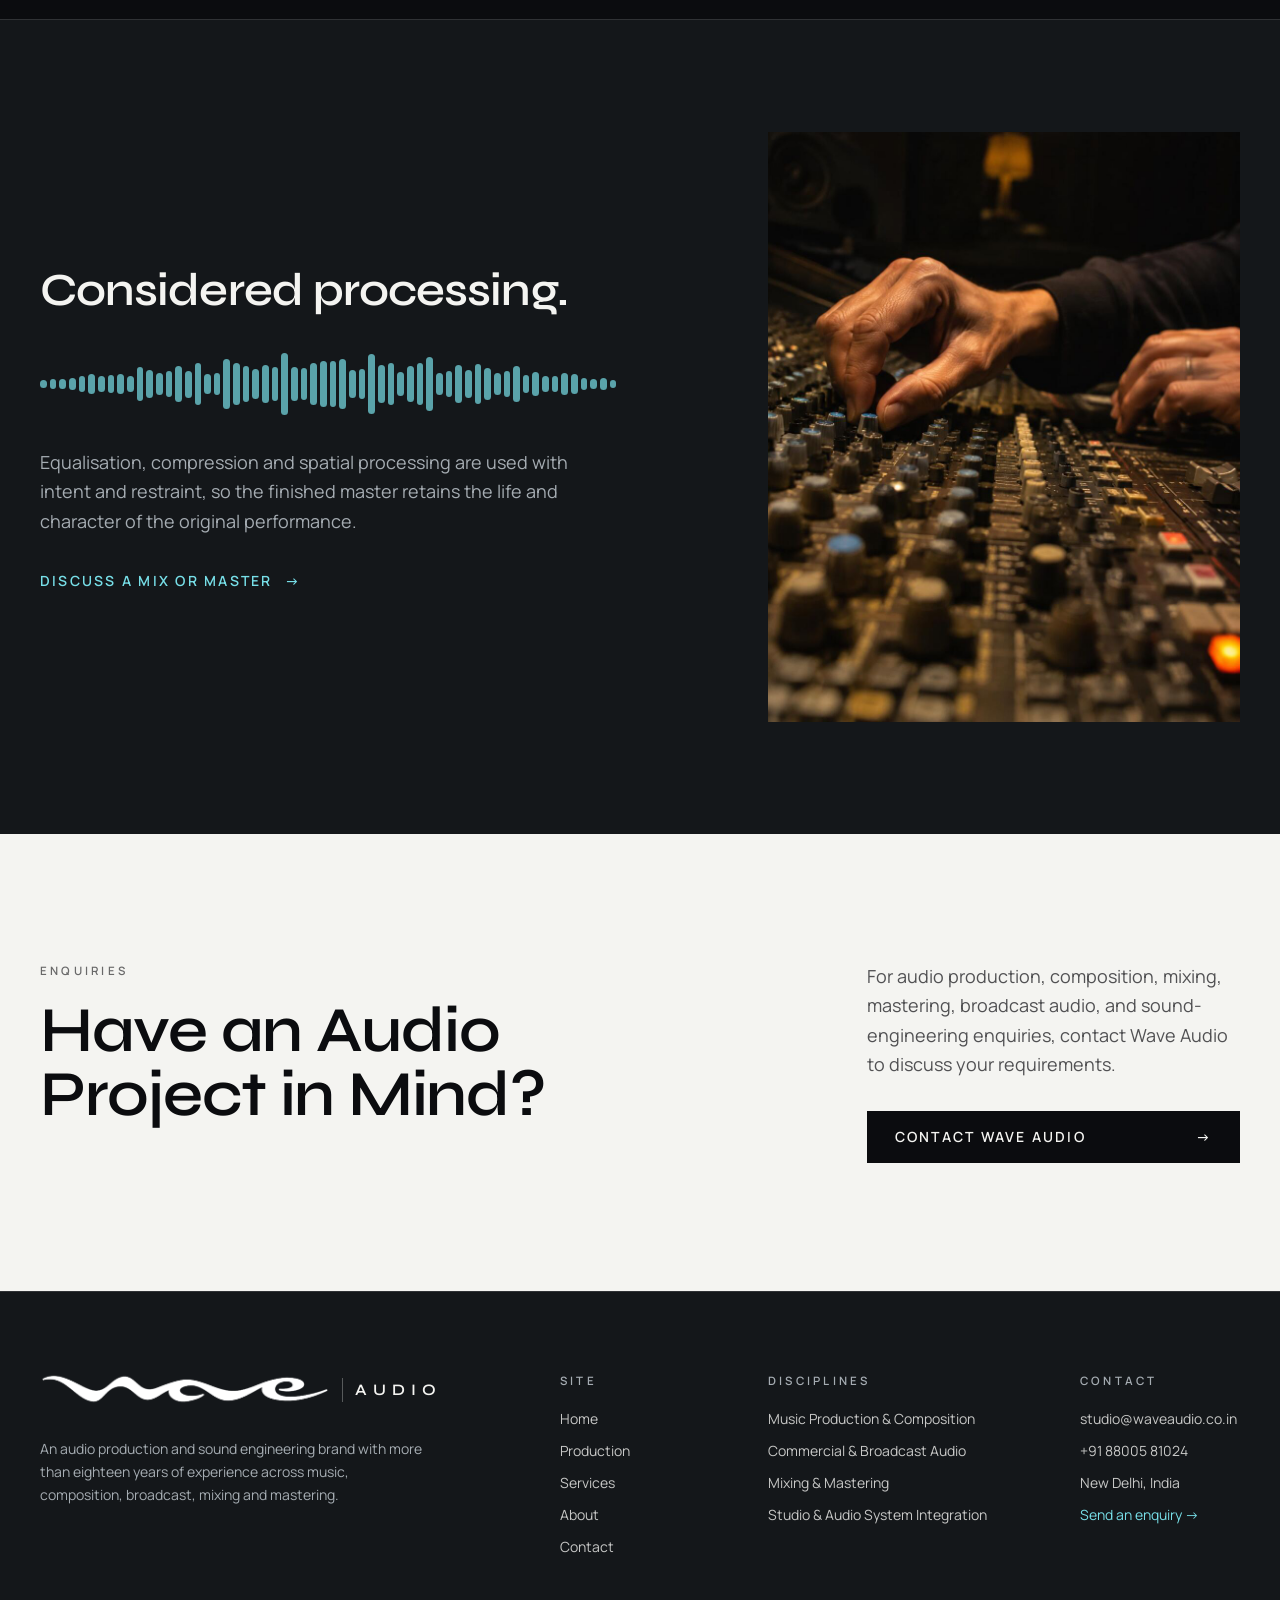
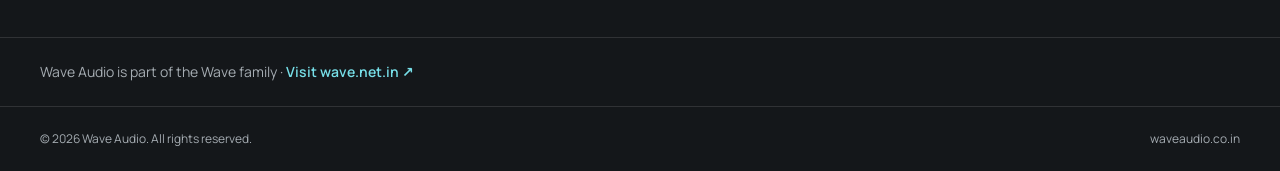
<file: mixing-mastering.html>
<!DOCTYPE html><html lang="en"><head><meta charSet="utf-8"/><meta name="viewport" content="width=device-width, initial-scale=1"/><link rel="stylesheet" href="https://fonts.googleapis.com/css2?family=Manrope:wght@400;500;600;700&amp;family=Syne:wght@500;600;700&amp;display=swap" data-precedence="default"/><link rel="stylesheet" href="assets/site.css" data-precedence="default"/><title>Mixing &amp; Mastering — Wave Audio</title><meta name="theme-color" content="#0B0D10"/><meta property="og:site_name" content="Wave Audio"/><meta property="og:image" content="https://waveaudio.co.in/og-image.png"/><meta property="og:image:type" content="image/png"/><meta property="og:image:width" content="1200"/><meta property="og:image:height" content="630"/><meta property="og:image:alt" content="Wave Audio — The Art and Craft of Audio Production"/><meta name="twitter:image" content="https://waveaudio.co.in/og-image.png"/><meta name="twitter:image:alt" content="Wave Audio — The Art and Craft of Audio Production"/><meta name="description" content="Mixing and mastering by Wave Audio: critical listening, tonal balance, dynamic control and considered processing for the final stage of audio production."/><meta property="og:title" content="Mixing &amp; Mastering — Wave Audio"/><meta property="og:description" content="Mixing and mastering by Wave Audio: critical listening, tonal balance, dynamic control and considered processing for the final stage of audio production."/><meta property="og:type" content="website"/><meta property="og:url" content="https://waveaudio.co.in/mixing-mastering"/><meta name="twitter:card" content="summary_large_image"/><meta name="twitter:title" content="Mixing &amp; Mastering — Wave Audio"/><meta name="twitter:description" content="Mixing and mastering by Wave Audio: critical listening, tonal balance, dynamic control and considered processing for the final stage of audio production."/><link rel="preconnect" href="https://fonts.googleapis.com"/><link rel="preconnect" href="https://fonts.gstatic.com" crossorigin="anonymous"/><link rel="icon" href="favicon.ico" sizes="any"/><link rel="icon" href="favicon-32.png" type="image/png" sizes="32x32"/><link rel="icon" href="favicon.png" type="image/png" sizes="64x64"/><link rel="apple-touch-icon" href="apple-touch-icon.png" sizes="180x180"/><link rel="manifest" href="site.webmanifest"/><link rel="canonical" href="https://waveaudio.co.in/mixing-mastering"/><script type="application/ld+json">{"@context":"https://schema.org","@type":"Organization","name":"Wave Audio","url":"https://waveaudio.co.in","description":"Wave Audio is an audio production and sound engineering brand with over 18 years of experience across music, composition, broadcast, mixing and mastering."}</script></head><body><header class="fixed inset-x-0 top-0 z-50 transition-[background-color,border-color,backdrop-filter] duration-500 border-b border-transparent bg-transparent"><a href="#main" class="sr-only focus:not-sr-only focus:absolute focus:left-4 focus:top-4 focus:bg-primary focus:px-3 focus:py-2 focus:text-primary-foreground">Skip to content</a><div class="container-x flex h-16 items-center justify-between md:h-20"><a aria-label="Wave Audio — home" class="group inline-flex items-center gap-3" href="index.html"><img src="assets/wave-white.png" alt="WAVE" width="1200" height="149" class="w-auto h-[18px] md:h-5"/><span class="border-l pl-3 font-display font-semibold tracking-[0.38em] text-[0.65rem] md:text-xs border-foreground/30 text-foreground">AUDIO</span></a><nav aria-label="Primary" class="hidden md:block"><ul class="flex items-center gap-9"><li><a class="group relative py-2 text-[0.8rem] font-medium uppercase tracking-[0.18em] text-muted-foreground transition-colors hover:text-foreground data-[status=active]:text-primary" href="index.html">Home<span class="absolute -bottom-0.5 left-0 h-px w-0 bg-primary transition-all duration-300 group-hover:w-full group-data-[status=active]:w-full"></span></a></li><li><a class="group relative py-2 text-[0.8rem] font-medium uppercase tracking-[0.18em] text-muted-foreground transition-colors hover:text-foreground data-[status=active]:text-primary" href="production.html">Production<span class="absolute -bottom-0.5 left-0 h-px w-0 bg-primary transition-all duration-300 group-hover:w-full group-data-[status=active]:w-full"></span></a></li><li><a class="group relative py-2 text-[0.8rem] font-medium uppercase tracking-[0.18em] text-muted-foreground transition-colors hover:text-foreground data-[status=active]:text-primary" href="services.html">Services<span class="absolute -bottom-0.5 left-0 h-px w-0 bg-primary transition-all duration-300 group-hover:w-full group-data-[status=active]:w-full"></span></a></li><li><a class="group relative py-2 text-[0.8rem] font-medium uppercase tracking-[0.18em] text-muted-foreground transition-colors hover:text-foreground data-[status=active]:text-primary" href="about.html">About<span class="absolute -bottom-0.5 left-0 h-px w-0 bg-primary transition-all duration-300 group-hover:w-full group-data-[status=active]:w-full"></span></a></li><li><a class="group relative py-2 text-[0.8rem] font-medium uppercase tracking-[0.18em] text-muted-foreground transition-colors hover:text-foreground data-[status=active]:text-primary" href="contact.html">Contact<span class="absolute -bottom-0.5 left-0 h-px w-0 bg-primary transition-all duration-300 group-hover:w-full group-data-[status=active]:w-full"></span></a></li></ul></nav><button type="button" class="relative -mr-2 flex h-11 w-11 items-center justify-center md:hidden" aria-expanded="false" aria-controls="mobile-nav" aria-label="Open menu"><span class="absolute h-px w-6 bg-foreground transition-transform duration-300 -translate-y-1"></span><span class="absolute h-px w-6 bg-foreground transition-transform duration-300 translate-y-1"></span></button></div><div id="mobile-nav" hidden="" class="h-[calc(100dvh-4rem)] border-t border-border bg-background md:hidden"><nav aria-label="Mobile" class="container-x flex h-full flex-col justify-between py-10"><ul class="space-y-1"><li><a class="flex items-baseline gap-4 border-b border-border py-4 font-display text-3xl text-foreground data-[status=active]:text-primary" href="index.html"><span class="font-sans text-xs text-muted-foreground">0<!-- -->1</span>Home</a></li><li><a class="flex items-baseline gap-4 border-b border-border py-4 font-display text-3xl text-foreground data-[status=active]:text-primary" href="production.html"><span class="font-sans text-xs text-muted-foreground">0<!-- -->2</span>Production</a></li><li><a class="flex items-baseline gap-4 border-b border-border py-4 font-display text-3xl text-foreground data-[status=active]:text-primary" href="services.html"><span class="font-sans text-xs text-muted-foreground">0<!-- -->3</span>Services</a></li><li><a class="flex items-baseline gap-4 border-b border-border py-4 font-display text-3xl text-foreground data-[status=active]:text-primary" href="about.html"><span class="font-sans text-xs text-muted-foreground">0<!-- -->4</span>About</a></li><li><a class="flex items-baseline gap-4 border-b border-border py-4 font-display text-3xl text-foreground data-[status=active]:text-primary" href="contact.html"><span class="font-sans text-xs text-muted-foreground">0<!-- -->5</span>Contact</a></li></ul><p class="eyebrow">Music · Composition · Audio Production</p></nav></div></header><main id="main"><!--$--><section class="relative overflow-hidden border-b border-border pt-36 pb-20 md:pt-48 md:pb-28"><div aria-hidden="true" class="flex items-center gap-[3px] pointer-events-none absolute inset-x-0 bottom-0 h-40 opacity-[0.12]"><span class="block w-[2px] flex-1 rounded-full bg-primary/70" style="height:12%;animation-delay:0s"></span><span class="block w-[2px] flex-1 rounded-full bg-primary/70" style="height:13.9%;animation-delay:-0.25s"></span><span class="block w-[2px] flex-1 rounded-full bg-primary/70" style="height:13.8%;animation-delay:-0.5s"></span><span class="block w-[2px] flex-1 rounded-full bg-primary/70" style="height:14.8%;animation-delay:-0.75s"></span><span class="block w-[2px] flex-1 rounded-full bg-primary/70" style="height:19.2%;animation-delay:-1s"></span><span class="block w-[2px] flex-1 rounded-full bg-primary/70" style="height:22%;animation-delay:-1.25s"></span><span class="block w-[2px] flex-1 rounded-full bg-primary/70" style="height:18%;animation-delay:-1.5s"></span><span class="block w-[2px] flex-1 rounded-full bg-primary/70" style="height:20.2%;animation-delay:-1.75s"></span><span class="block w-[2px] flex-1 rounded-full bg-primary/70" style="height:22.4%;animation-delay:-2s"></span><span class="block w-[2px] flex-1 rounded-full bg-primary/70" style="height:18.3%;animation-delay:-2.25s"></span><span class="block w-[2px] flex-1 rounded-full bg-primary/70" style="height:33.9%;animation-delay:-2.5s"></span><span class="block w-[2px] flex-1 rounded-full bg-primary/70" style="height:27.9%;animation-delay:-2.75s"></span><span class="block w-[2px] flex-1 rounded-full bg-primary/70" style="height:24.4%;animation-delay:-3s"></span><span class="block w-[2px] flex-1 rounded-full bg-primary/70" style="height:27.1%;animation-delay:-3.25s"></span><span class="block w-[2px] flex-1 rounded-full bg-primary/70" style="height:36.5%;animation-delay:-3.5s"></span><span class="block w-[2px] flex-1 rounded-full bg-primary/70" style="height:28.4%;animation-delay:-3.75s"></span><span class="block w-[2px] flex-1 rounded-full bg-primary/70" style="height:41.4%;animation-delay:0s"></span><span class="block w-[2px] flex-1 rounded-full bg-primary/70" style="height:23%;animation-delay:-0.25s"></span><span class="block w-[2px] flex-1 rounded-full bg-primary/70" style="height:24.5%;animation-delay:-0.5s"></span><span class="block w-[2px] flex-1 rounded-full bg-primary/70" style="height:49.3%;animation-delay:-0.75s"></span><span class="block w-[2px] flex-1 rounded-full bg-primary/70" style="height:43.8%;animation-delay:-1s"></span><span class="block w-[2px] flex-1 rounded-full bg-primary/70" style="height:38%;animation-delay:-1.25s"></span><span class="block w-[2px] flex-1 rounded-full bg-primary/70" style="height:32.2%;animation-delay:-1.5s"></span><span class="block w-[2px] flex-1 rounded-full bg-primary/70" style="height:40.9%;animation-delay:-1.75s"></span><span class="block w-[2px] flex-1 rounded-full bg-primary/70" style="height:37.3%;animation-delay:-2s"></span><span class="block w-[2px] flex-1 rounded-full bg-primary/70" style="height:65%;animation-delay:-2.25s"></span><span class="block w-[2px] flex-1 rounded-full bg-primary/70" style="height:38.2%;animation-delay:-2.5s"></span><span class="block w-[2px] flex-1 rounded-full bg-primary/70" style="height:38%;animation-delay:-2.75s"></span><span class="block w-[2px] flex-1 rounded-full bg-primary/70" style="height:48.8%;animation-delay:-3s"></span><span class="block w-[2px] flex-1 rounded-full bg-primary/70" style="height:52.3%;animation-delay:-3.25s"></span><span class="block w-[2px] flex-1 rounded-full bg-primary/70" style="height:53.4%;animation-delay:-3.5s"></span><span class="block w-[2px] flex-1 rounded-full bg-primary/70" style="height:60.6%;animation-delay:-3.75s"></span><span class="block w-[2px] flex-1 rounded-full bg-primary/70" style="height:36.7%;animation-delay:0s"></span><span class="block w-[2px] flex-1 rounded-full bg-primary/70" style="height:37.7%;animation-delay:-0.25s"></span><span class="block w-[2px] flex-1 rounded-full bg-primary/70" style="height:76.7%;animation-delay:-0.5s"></span><span class="block w-[2px] flex-1 rounded-full bg-primary/70" style="height:49.7%;animation-delay:-0.75s"></span><span class="block w-[2px] flex-1 rounded-full bg-primary/70" style="height:58.1%;animation-delay:-1s"></span><span class="block w-[2px] flex-1 rounded-full bg-primary/70" style="height:34.6%;animation-delay:-1.25s"></span><span class="block w-[2px] flex-1 rounded-full bg-primary/70" style="height:51.6%;animation-delay:-1.5s"></span><span class="block w-[2px] flex-1 rounded-full bg-primary/70" style="height:62.4%;animation-delay:-1.75s"></span><span class="block w-[2px] flex-1 rounded-full bg-primary/70" style="height:84.8%;animation-delay:-2s"></span><span class="block w-[2px] flex-1 rounded-full bg-primary/70" style="height:36.4%;animation-delay:-2.25s"></span><span class="block w-[2px] flex-1 rounded-full bg-primary/70" style="height:43.8%;animation-delay:-2.5s"></span><span class="block w-[2px] flex-1 rounded-full bg-primary/70" style="height:68%;animation-delay:-2.75s"></span><span class="block w-[2px] flex-1 rounded-full bg-primary/70" style="height:52.7%;animation-delay:-3s"></span><span class="block w-[2px] flex-1 rounded-full bg-primary/70" style="height:77.4%;animation-delay:-3.25s"></span><span class="block w-[2px] flex-1 rounded-full bg-primary/70" style="height:66%;animation-delay:-3.5s"></span><span class="block w-[2px] flex-1 rounded-full bg-primary/70" style="height:47.2%;animation-delay:-3.75s"></span><span class="block w-[2px] flex-1 rounded-full bg-primary/70" style="height:56.2%;animation-delay:0s"></span><span class="block w-[2px] flex-1 rounded-full bg-primary/70" style="height:91.4%;animation-delay:-0.25s"></span><span class="block w-[2px] flex-1 rounded-full bg-primary/70" style="height:41.2%;animation-delay:-0.5s"></span><span class="block w-[2px] flex-1 rounded-full bg-primary/70" style="height:69.9%;animation-delay:-0.75s"></span><span class="block w-[2px] flex-1 rounded-full bg-primary/70" style="height:43.2%;animation-delay:-1s"></span><span class="block w-[2px] flex-1 rounded-full bg-primary/70" style="height:50.2%;animation-delay:-1.25s"></span><span class="block w-[2px] flex-1 rounded-full bg-primary/70" style="height:84%;animation-delay:-1.5s"></span><span class="block w-[2px] flex-1 rounded-full bg-primary/70" style="height:87.2%;animation-delay:-1.75s"></span><span class="block w-[2px] flex-1 rounded-full bg-primary/70" style="height:45.7%;animation-delay:-2s"></span><span class="block w-[2px] flex-1 rounded-full bg-primary/70" style="height:40%;animation-delay:-2.25s"></span><span class="block w-[2px] flex-1 rounded-full bg-primary/70" style="height:77.1%;animation-delay:-2.5s"></span><span class="block w-[2px] flex-1 rounded-full bg-primary/70" style="height:39.7%;animation-delay:-2.75s"></span><span class="block w-[2px] flex-1 rounded-full bg-primary/70" style="height:90.2%;animation-delay:-3s"></span><span class="block w-[2px] flex-1 rounded-full bg-primary/70" style="height:58.4%;animation-delay:-3.25s"></span><span class="block w-[2px] flex-1 rounded-full bg-primary/70" style="height:49.1%;animation-delay:-3.5s"></span><span class="block w-[2px] flex-1 rounded-full bg-primary/70" style="height:70.8%;animation-delay:-3.75s"></span><span class="block w-[2px] flex-1 rounded-full bg-primary/70" style="height:88.4%;animation-delay:0s"></span><span class="block w-[2px] flex-1 rounded-full bg-primary/70" style="height:48.2%;animation-delay:-0.25s"></span><span class="block w-[2px] flex-1 rounded-full bg-primary/70" style="height:68.5%;animation-delay:-0.5s"></span><span class="block w-[2px] flex-1 rounded-full bg-primary/70" style="height:50.7%;animation-delay:-0.75s"></span><span class="block w-[2px] flex-1 rounded-full bg-primary/70" style="height:38.2%;animation-delay:-1s"></span><span class="block w-[2px] flex-1 rounded-full bg-primary/70" style="height:92.5%;animation-delay:-1.25s"></span><span class="block w-[2px] flex-1 rounded-full bg-primary/70" style="height:73.3%;animation-delay:-1.5s"></span><span class="block w-[2px] flex-1 rounded-full bg-primary/70" style="height:52.4%;animation-delay:-1.75s"></span><span class="block w-[2px] flex-1 rounded-full bg-primary/70" style="height:41.9%;animation-delay:-2s"></span><span class="block w-[2px] flex-1 rounded-full bg-primary/70" style="height:71.8%;animation-delay:-2.25s"></span><span class="block w-[2px] flex-1 rounded-full bg-primary/70" style="height:49.4%;animation-delay:-2.5s"></span><span class="block w-[2px] flex-1 rounded-full bg-primary/70" style="height:86%;animation-delay:-2.75s"></span><span class="block w-[2px] flex-1 rounded-full bg-primary/70" style="height:43.5%;animation-delay:-3s"></span><span class="block w-[2px] flex-1 rounded-full bg-primary/70" style="height:41.5%;animation-delay:-3.25s"></span><span class="block w-[2px] flex-1 rounded-full bg-primary/70" style="height:73.8%;animation-delay:-3.5s"></span><span class="block w-[2px] flex-1 rounded-full bg-primary/70" style="height:69.8%;animation-delay:-3.75s"></span><span class="block w-[2px] flex-1 rounded-full bg-primary/70" style="height:56.1%;animation-delay:0s"></span><span class="block w-[2px] flex-1 rounded-full bg-primary/70" style="height:55.4%;animation-delay:-0.25s"></span><span class="block w-[2px] flex-1 rounded-full bg-primary/70" style="height:48.5%;animation-delay:-0.5s"></span><span class="block w-[2px] flex-1 rounded-full bg-primary/70" style="height:43%;animation-delay:-0.75s"></span><span class="block w-[2px] flex-1 rounded-full bg-primary/70" style="height:82.9%;animation-delay:-1s"></span><span class="block w-[2px] flex-1 rounded-full bg-primary/70" style="height:50.5%;animation-delay:-1.25s"></span><span class="block w-[2px] flex-1 rounded-full bg-primary/70" style="height:47.7%;animation-delay:-1.5s"></span><span class="block w-[2px] flex-1 rounded-full bg-primary/70" style="height:43.4%;animation-delay:-1.75s"></span><span class="block w-[2px] flex-1 rounded-full bg-primary/70" style="height:54.1%;animation-delay:-2s"></span><span class="block w-[2px] flex-1 rounded-full bg-primary/70" style="height:53.2%;animation-delay:-2.25s"></span><span class="block w-[2px] flex-1 rounded-full bg-primary/70" style="height:66.2%;animation-delay:-2.5s"></span><span class="block w-[2px] flex-1 rounded-full bg-primary/70" style="height:30%;animation-delay:-2.75s"></span><span class="block w-[2px] flex-1 rounded-full bg-primary/70" style="height:29%;animation-delay:-3s"></span><span class="block w-[2px] flex-1 rounded-full bg-primary/70" style="height:61.5%;animation-delay:-3.25s"></span><span class="block w-[2px] flex-1 rounded-full bg-primary/70" style="height:43.9%;animation-delay:-3.5s"></span><span class="block w-[2px] flex-1 rounded-full bg-primary/70" style="height:49.4%;animation-delay:-3.75s"></span><span class="block w-[2px] flex-1 rounded-full bg-primary/70" style="height:36.6%;animation-delay:0s"></span><span class="block w-[2px] flex-1 rounded-full bg-primary/70" style="height:36.7%;animation-delay:-0.25s"></span><span class="block w-[2px] flex-1 rounded-full bg-primary/70" style="height:40.8%;animation-delay:-0.5s"></span><span class="block w-[2px] flex-1 rounded-full bg-primary/70" style="height:57.3%;animation-delay:-0.75s"></span><span class="block w-[2px] flex-1 rounded-full bg-primary/70" style="height:28.4%;animation-delay:-1s"></span><span class="block w-[2px] flex-1 rounded-full bg-primary/70" style="height:33.6%;animation-delay:-1.25s"></span><span class="block w-[2px] flex-1 rounded-full bg-primary/70" style="height:34.6%;animation-delay:-1.5s"></span><span class="block w-[2px] flex-1 rounded-full bg-primary/70" style="height:31.5%;animation-delay:-1.75s"></span><span class="block w-[2px] flex-1 rounded-full bg-primary/70" style="height:40.8%;animation-delay:-2s"></span><span class="block w-[2px] flex-1 rounded-full bg-primary/70" style="height:38.3%;animation-delay:-2.25s"></span><span class="block w-[2px] flex-1 rounded-full bg-primary/70" style="height:24.2%;animation-delay:-2.5s"></span><span class="block w-[2px] flex-1 rounded-full bg-primary/70" style="height:24%;animation-delay:-2.75s"></span><span class="block w-[2px] flex-1 rounded-full bg-primary/70" style="height:36.1%;animation-delay:-3s"></span><span class="block w-[2px] flex-1 rounded-full bg-primary/70" style="height:21.5%;animation-delay:-3.25s"></span><span class="block w-[2px] flex-1 rounded-full bg-primary/70" style="height:29.4%;animation-delay:-3.5s"></span><span class="block w-[2px] flex-1 rounded-full bg-primary/70" style="height:19.4%;animation-delay:-3.75s"></span><span class="block w-[2px] flex-1 rounded-full bg-primary/70" style="height:20.1%;animation-delay:0s"></span><span class="block w-[2px] flex-1 rounded-full bg-primary/70" style="height:24.2%;animation-delay:-0.25s"></span><span class="block w-[2px] flex-1 rounded-full bg-primary/70" style="height:24.6%;animation-delay:-0.5s"></span><span class="block w-[2px] flex-1 rounded-full bg-primary/70" style="height:16.1%;animation-delay:-0.75s"></span><span class="block w-[2px] flex-1 rounded-full bg-primary/70" style="height:16.2%;animation-delay:-1s"></span><span class="block w-[2px] flex-1 rounded-full bg-primary/70" style="height:16.3%;animation-delay:-1.25s"></span><span class="block w-[2px] flex-1 rounded-full bg-primary/70" style="height:13.6%;animation-delay:-1.5s"></span><span class="block w-[2px] flex-1 rounded-full bg-primary/70" style="height:14.1%;animation-delay:-1.75s"></span></div><div class="container-x relative"><p class="eyebrow hero-in">Mixing &amp; Mastering</p><h1 class="hero-in mt-6 max-w-5xl text-[clamp(2.4rem,6.5vw,5.75rem)] font-semibold leading-[0.98]" style="animation-delay:120ms">The final stage<br/>of refinement.</h1><div class="hero-in mt-10 grid md:grid-cols-12" style="animation-delay:240ms"><div class="text-lg leading-relaxed text-muted-foreground md:col-span-6 md:col-start-6"><p>Mixing and mastering are where a production is brought into focus. The aim is not to impose a sound, but to reveal what the material is already trying to say — clearly, and consistently across every system it will be heard on.</p></div></div></div></section><section class="container-x py-20 md:py-28"><div class="grid gap-6 border-t border-border py-12 md:grid-cols-12 md:py-16"><div class="md:col-span-4"><p class="font-display text-sm text-primary">01</p><h2 class="mt-3 text-2xl font-semibold leading-tight md:text-3xl">Mixing</h2></div><div class="space-y-5 text-base leading-relaxed text-muted-foreground md:col-span-7 md:col-start-6 md:text-lg"><p>Balancing every element of a production: levels, placement, tone, depth and dynamics. A mix establishes the relationship between parts so the arrangement reads as one coherent piece.</p></div></div><div class="grid gap-6 border-t border-border py-12 md:grid-cols-12 md:py-16"><div class="md:col-span-4"><p class="font-display text-sm text-primary">02</p><h2 class="mt-3 text-2xl font-semibold leading-tight md:text-3xl">Mastering</h2></div><div class="space-y-5 text-base leading-relaxed text-muted-foreground md:col-span-7 md:col-start-6 md:text-lg"><p>Preparing the finished mix for release or broadcast — refining overall tonal balance, managing loudness and dynamic range appropriately, and ensuring consistency across a body of work.</p><p>Wave&#x27;s experience includes commercial mastering for a range of formats and delivery requirements.</p></div></div><div class="grid gap-6 border-t border-border py-12 md:grid-cols-12 md:py-16"><div class="md:col-span-4"><p class="font-display text-sm text-primary">03</p><h2 class="mt-3 text-2xl font-semibold leading-tight md:text-3xl">Critical Listening</h2></div><div class="space-y-5 text-base leading-relaxed text-muted-foreground md:col-span-7 md:col-start-6 md:text-lg"><p>Processing is only as good as the judgement behind it. Recognising what needs attention — and what should be left alone — is the core of the work. Decisions are made to serve the music, not the equipment.</p></div></div></section><section class="border-t border-border bg-surface"><div class="container-x grid gap-12 py-20 md:grid-cols-12 md:items-center md:py-28"><div class="md:col-span-6"><h2 class="text-[clamp(1.8rem,3.6vw,3rem)] font-semibold leading-tight">Considered processing.</h2><div aria-hidden="true" class="flex items-center gap-[3px] my-8 h-16"><span class="block w-[2px] flex-1 rounded-full bg-primary/70 wave-bar" style="height:12%;animation-delay:0s"></span><span class="block w-[2px] flex-1 rounded-full bg-primary/70 wave-bar" style="height:15.8%;animation-delay:-0.25s"></span><span class="block w-[2px] flex-1 rounded-full bg-primary/70 wave-bar" style="height:15.6%;animation-delay:-0.5s"></span><span class="block w-[2px] flex-1 rounded-full bg-primary/70 wave-bar" style="height:17.6%;animation-delay:-0.75s"></span><span class="block w-[2px] flex-1 rounded-full bg-primary/70 wave-bar" style="height:26.3%;animation-delay:-1s"></span><span class="block w-[2px] flex-1 rounded-full bg-primary/70 wave-bar" style="height:31.7%;animation-delay:-1.25s"></span><span class="block w-[2px] flex-1 rounded-full bg-primary/70 wave-bar" style="height:23.8%;animation-delay:-1.5s"></span><span class="block w-[2px] flex-1 rounded-full bg-primary/70 wave-bar" style="height:28.1%;animation-delay:-1.75s"></span><span class="block w-[2px] flex-1 rounded-full bg-primary/70 wave-bar" style="height:32.4%;animation-delay:-2s"></span><span class="block w-[2px] flex-1 rounded-full bg-primary/70 wave-bar" style="height:24.2%;animation-delay:-2.25s"></span><span class="block w-[2px] flex-1 rounded-full bg-primary/70 wave-bar" style="height:54.2%;animation-delay:-2.5s"></span><span class="block w-[2px] flex-1 rounded-full bg-primary/70 wave-bar" style="height:42.4%;animation-delay:-2.75s"></span><span class="block w-[2px] flex-1 rounded-full bg-primary/70 wave-bar" style="height:35.6%;animation-delay:-3s"></span><span class="block w-[2px] flex-1 rounded-full bg-primary/70 wave-bar" style="height:40.5%;animation-delay:-3.25s"></span><span class="block w-[2px] flex-1 rounded-full bg-primary/70 wave-bar" style="height:57.7%;animation-delay:-3.5s"></span><span class="block w-[2px] flex-1 rounded-full bg-primary/70 wave-bar" style="height:42.2%;animation-delay:-3.75s"></span><span class="block w-[2px] flex-1 rounded-full bg-primary/70 wave-bar" style="height:65.8%;animation-delay:0s"></span><span class="block w-[2px] flex-1 rounded-full bg-primary/70 wave-bar" style="height:31.9%;animation-delay:-0.25s"></span><span class="block w-[2px] flex-1 rounded-full bg-primary/70 wave-bar" style="height:34.2%;animation-delay:-0.5s"></span><span class="block w-[2px] flex-1 rounded-full bg-primary/70 wave-bar" style="height:77.6%;animation-delay:-0.75s"></span><span class="block w-[2px] flex-1 rounded-full bg-primary/70 wave-bar" style="height:67%;animation-delay:-1s"></span><span class="block w-[2px] flex-1 rounded-full bg-primary/70 wave-bar" style="height:56.3%;animation-delay:-1.25s"></span><span class="block w-[2px] flex-1 rounded-full bg-primary/70 wave-bar" style="height:45.8%;animation-delay:-1.5s"></span><span class="block w-[2px] flex-1 rounded-full bg-primary/70 wave-bar" style="height:59.6%;animation-delay:-1.75s"></span><span class="block w-[2px] flex-1 rounded-full bg-primary/70 wave-bar" style="height:53%;animation-delay:-2s"></span><span class="block w-[2px] flex-1 rounded-full bg-primary/70 wave-bar" style="height:96.1%;animation-delay:-2.25s"></span><span class="block w-[2px] flex-1 rounded-full bg-primary/70 wave-bar" style="height:52.7%;animation-delay:-2.5s"></span><span class="block w-[2px] flex-1 rounded-full bg-primary/70 wave-bar" style="height:51.5%;animation-delay:-2.75s"></span><span class="block w-[2px] flex-1 rounded-full bg-primary/70 wave-bar" style="height:66.7%;animation-delay:-3s"></span><span class="block w-[2px] flex-1 rounded-full bg-primary/70 wave-bar" style="height:70.4%;animation-delay:-3.25s"></span><span class="block w-[2px] flex-1 rounded-full bg-primary/70 wave-bar" style="height:70.6%;animation-delay:-3.5s"></span><span class="block w-[2px] flex-1 rounded-full bg-primary/70 wave-bar" style="height:78.9%;animation-delay:-3.75s"></span><span class="block w-[2px] flex-1 rounded-full bg-primary/70 wave-bar" style="height:45.1%;animation-delay:0s"></span><span class="block w-[2px] flex-1 rounded-full bg-primary/70 wave-bar" style="height:45.4%;animation-delay:-0.25s"></span><span class="block w-[2px] flex-1 rounded-full bg-primary/70 wave-bar" style="height:93.4%;animation-delay:-0.5s"></span><span class="block w-[2px] flex-1 rounded-full bg-primary/70 wave-bar" style="height:57.9%;animation-delay:-0.75s"></span><span class="block w-[2px] flex-1 rounded-full bg-primary/70 wave-bar" style="height:66.2%;animation-delay:-1s"></span><span class="block w-[2px] flex-1 rounded-full bg-primary/70 wave-bar" style="height:37.7%;animation-delay:-1.25s"></span><span class="block w-[2px] flex-1 rounded-full bg-primary/70 wave-bar" style="height:55.1%;animation-delay:-1.5s"></span><span class="block w-[2px] flex-1 rounded-full bg-primary/70 wave-bar" style="height:64.7%;animation-delay:-1.75s"></span><span class="block w-[2px] flex-1 rounded-full bg-primary/70 wave-bar" style="height:84.8%;animation-delay:-2s"></span><span class="block w-[2px] flex-1 rounded-full bg-primary/70 wave-bar" style="height:35.3%;animation-delay:-2.25s"></span><span class="block w-[2px] flex-1 rounded-full bg-primary/70 wave-bar" style="height:40.9%;animation-delay:-2.5s"></span><span class="block w-[2px] flex-1 rounded-full bg-primary/70 wave-bar" style="height:60.3%;animation-delay:-2.75s"></span><span class="block w-[2px] flex-1 rounded-full bg-primary/70 wave-bar" style="height:45.1%;animation-delay:-3s"></span><span class="block w-[2px] flex-1 rounded-full bg-primary/70 wave-bar" style="height:62.1%;animation-delay:-3.25s"></span><span class="block w-[2px] flex-1 rounded-full bg-primary/70 wave-bar" style="height:50.7%;animation-delay:-3.5s"></span><span class="block w-[2px] flex-1 rounded-full bg-primary/70 wave-bar" style="height:35.5%;animation-delay:-3.75s"></span><span class="block w-[2px] flex-1 rounded-full bg-primary/70 wave-bar" style="height:39.3%;animation-delay:0s"></span><span class="block w-[2px] flex-1 rounded-full bg-primary/70 wave-bar" style="height:57.1%;animation-delay:-0.25s"></span><span class="block w-[2px] flex-1 rounded-full bg-primary/70 wave-bar" style="height:27.1%;animation-delay:-0.5s"></span><span class="block w-[2px] flex-1 rounded-full bg-primary/70 wave-bar" style="height:39%;animation-delay:-0.75s"></span><span class="block w-[2px] flex-1 rounded-full bg-primary/70 wave-bar" style="height:25%;animation-delay:-1s"></span><span class="block w-[2px] flex-1 rounded-full bg-primary/70 wave-bar" style="height:25.9%;animation-delay:-1.25s"></span><span class="block w-[2px] flex-1 rounded-full bg-primary/70 wave-bar" style="height:34.5%;animation-delay:-1.5s"></span><span class="block w-[2px] flex-1 rounded-full bg-primary/70 wave-bar" style="height:31.6%;animation-delay:-1.75s"></span><span class="block w-[2px] flex-1 rounded-full bg-primary/70 wave-bar" style="height:19%;animation-delay:-2s"></span><span class="block w-[2px] flex-1 rounded-full bg-primary/70 wave-bar" style="height:16.4%;animation-delay:-2.25s"></span><span class="block w-[2px] flex-1 rounded-full bg-primary/70 wave-bar" style="height:18.8%;animation-delay:-2.5s"></span><span class="block w-[2px] flex-1 rounded-full bg-primary/70 wave-bar" style="height:13.5%;animation-delay:-2.75s"></span></div><p class="text-lg leading-relaxed text-muted-foreground">Equalisation, compression and spatial processing are used with intent and restraint, so the finished master retains the life and character of the original performance.</p><div class="mt-8"><a class="group inline-flex items-center gap-3 text-sm font-semibold uppercase tracking-[0.16em] text-primary" href="contact.html">Discuss a mix or master<span aria-hidden="true" class="transition-transform group-hover:translate-x-1">→</span></a></div></div><div class="md:col-span-5 md:col-start-8"><img src="assets/console-hands.jpg" alt="Engineer adjusting EQ on a mixing console during a mix session" width="960" height="1200" loading="lazy" class="aspect-[4/5] w-full object-cover"/></div></div></section><section class="relative overflow-hidden bg-paper text-paper-foreground"><div class="container-x grid gap-10 py-24 md:grid-cols-12 md:py-32"><div class="md:col-span-7"><p class="eyebrow text-paper-foreground/60">Enquiries</p><h2 class="mt-5 text-[clamp(2.2rem,5vw,4.25rem)] font-semibold leading-[1]">Have an Audio Project in Mind?</h2></div><div class="flex flex-col justify-end md:col-span-4 md:col-start-9"><p class="text-lg leading-relaxed text-paper-foreground/70">For audio production, composition, mixing, mastering, broadcast audio, and sound-engineering enquiries, contact Wave Audio to discuss your requirements.</p><a class="group mt-8 inline-flex items-center justify-between gap-6 bg-paper-foreground px-7 py-4 text-sm font-semibold uppercase tracking-[0.16em] text-paper transition-colors hover:bg-background" href="contact.html">Contact Wave Audio<span aria-hidden="true" class="transition-transform group-hover:translate-x-1">→</span></a></div></div></section><!--/$--></main><footer class="border-t border-border bg-surface"><div class="container-x grid gap-12 py-16 md:grid-cols-12 md:py-20"><div class="md:col-span-5"><a aria-label="Wave Audio — home" class="group inline-flex items-center gap-3" href="index.html"><img src="assets/wave-white.png" alt="WAVE" width="1200" height="149" class="w-auto h-7 md:h-9"/><span class="border-l pl-3 font-display font-semibold tracking-[0.38em] text-sm md:text-base border-foreground/30 text-foreground">AUDIO</span></a><p class="mt-6 max-w-sm text-sm leading-relaxed text-muted-foreground">An audio production and sound engineering brand with more than eighteen years of experience across music, composition, broadcast, mixing and mastering.</p></div><nav aria-label="Footer" class="md:col-span-2"><h2 class="eyebrow mb-5 font-sans">Site</h2><ul class="space-y-3 text-sm"><li><a class="text-foreground/80 transition-colors hover:text-primary" href="index.html">Home</a></li><li><a class="text-foreground/80 transition-colors hover:text-primary" href="production.html">Production</a></li><li><a class="text-foreground/80 transition-colors hover:text-primary" href="services.html">Services</a></li><li><a class="text-foreground/80 transition-colors hover:text-primary" href="about.html">About</a></li><li><a class="text-foreground/80 transition-colors hover:text-primary" href="contact.html">Contact</a></li></ul></nav><nav aria-label="Services" class="md:col-span-3"><h2 class="eyebrow mb-5 font-sans">Disciplines</h2><ul class="space-y-3 text-sm"><li><a class="text-foreground/80 transition-colors hover:text-primary" href="production.html">Music Production &amp; Composition</a></li><li><a class="text-foreground/80 transition-colors hover:text-primary" href="broadcast-audio.html">Commercial &amp; Broadcast Audio</a></li><li><a class="text-foreground/80 transition-colors hover:text-primary active" href="mixing-mastering.html" data-status="active" aria-current="page">Mixing &amp; Mastering</a></li><li><a class="text-foreground/80 transition-colors hover:text-primary" href="sound-engineering.html">Studio &amp; Audio System Integration</a></li></ul></nav><div class="md:col-span-2"><h2 class="eyebrow mb-5 font-sans">Contact</h2><ul class="space-y-3 text-sm text-foreground/80"><li><a href="mailto:studio@waveaudio.co.in" class="hover:text-primary">studio@waveaudio.co.in</a></li><li><a href="tel:+918800581024" class="hover:text-primary">+91 88005 81024</a></li><li>New Delhi, India</li><li><a class="text-primary hover:underline" href="contact.html">Send an enquiry →</a></li></ul></div></div><div class="container-x border-t border-border py-6 text-sm text-muted-foreground"><p>Wave Audio is part of the Wave family ·<!-- --> <a href="https://wave.net.in" target="_blank" rel="noopener" class="font-semibold text-primary hover:underline">Visit wave.net.in ↗</a></p></div><div class="container-x flex flex-col gap-2 border-t border-border py-6 text-xs text-muted-foreground sm:flex-row sm:justify-between"><p>© <!-- -->2026<!-- --> Wave Audio. All rights reserved.</p><p>waveaudio.co.in</p></div></footer><script src="assets/site.js" defer></script></body></html>
</file>
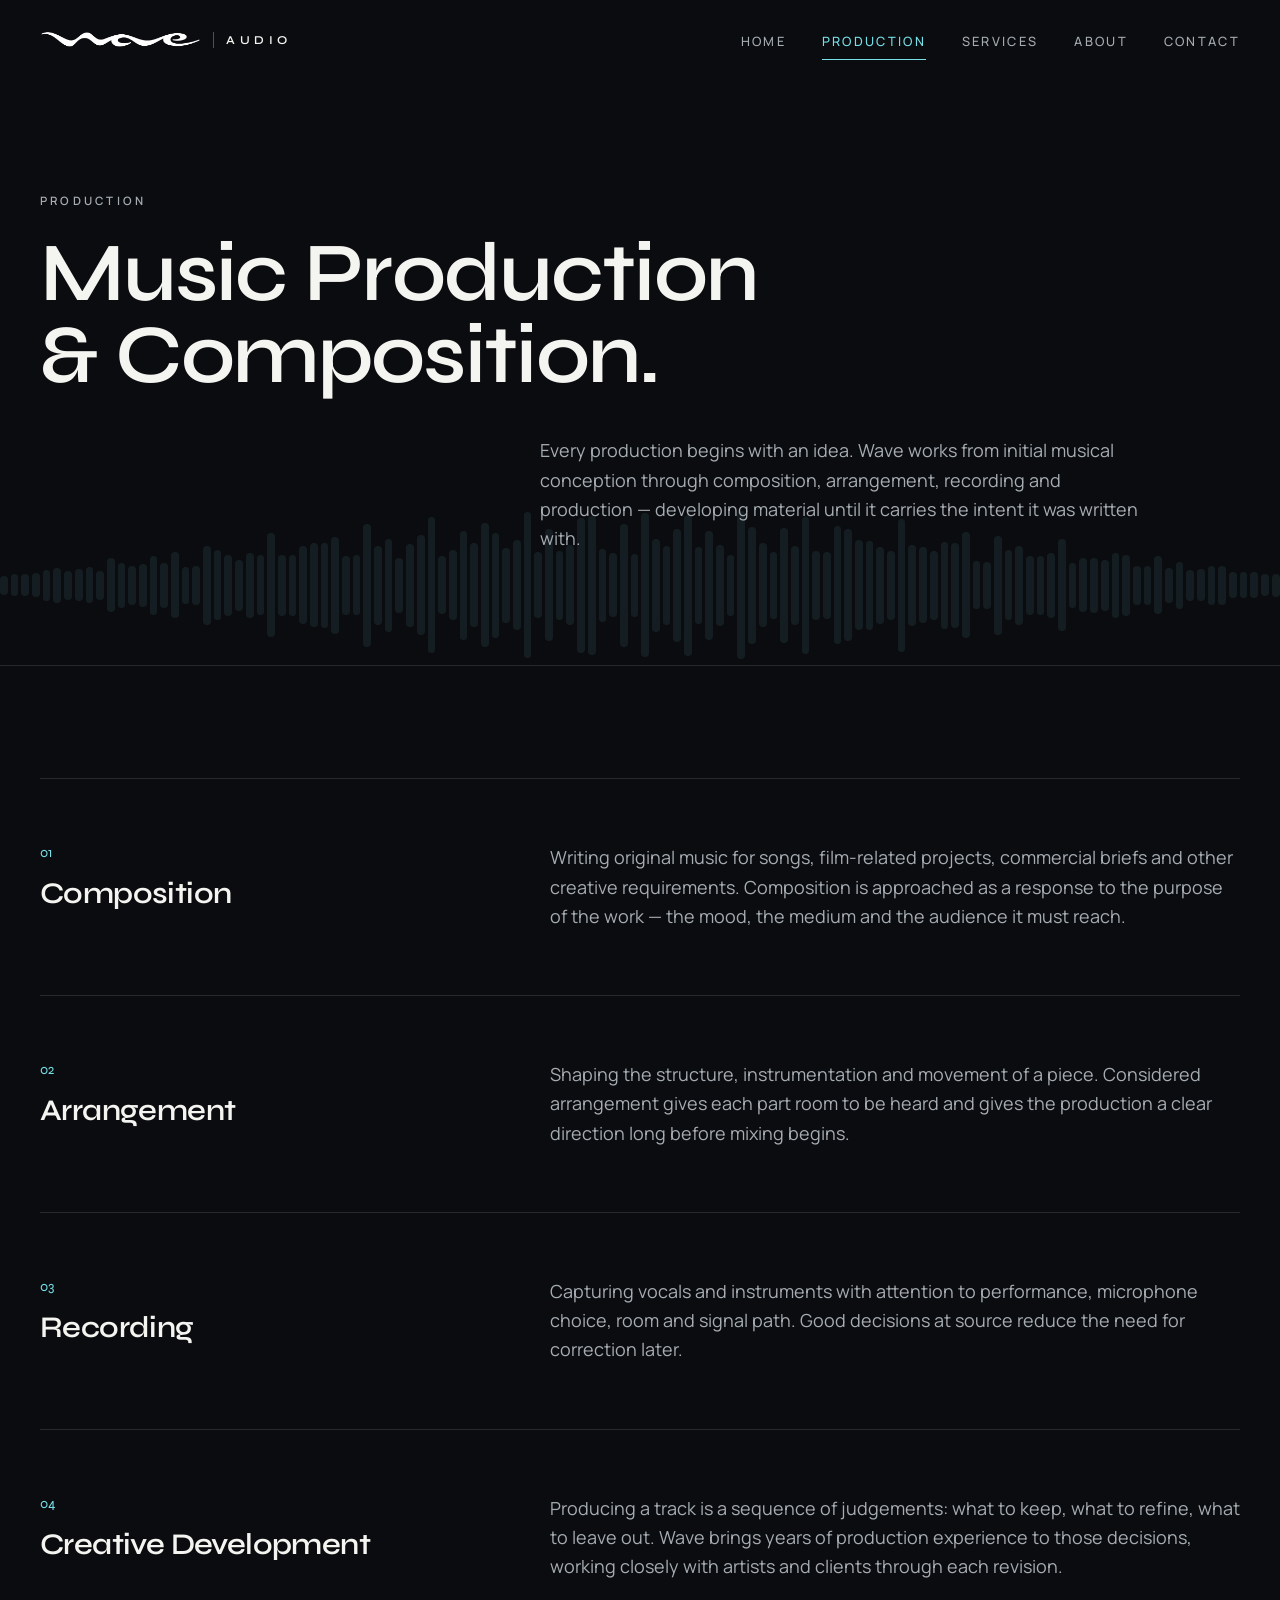
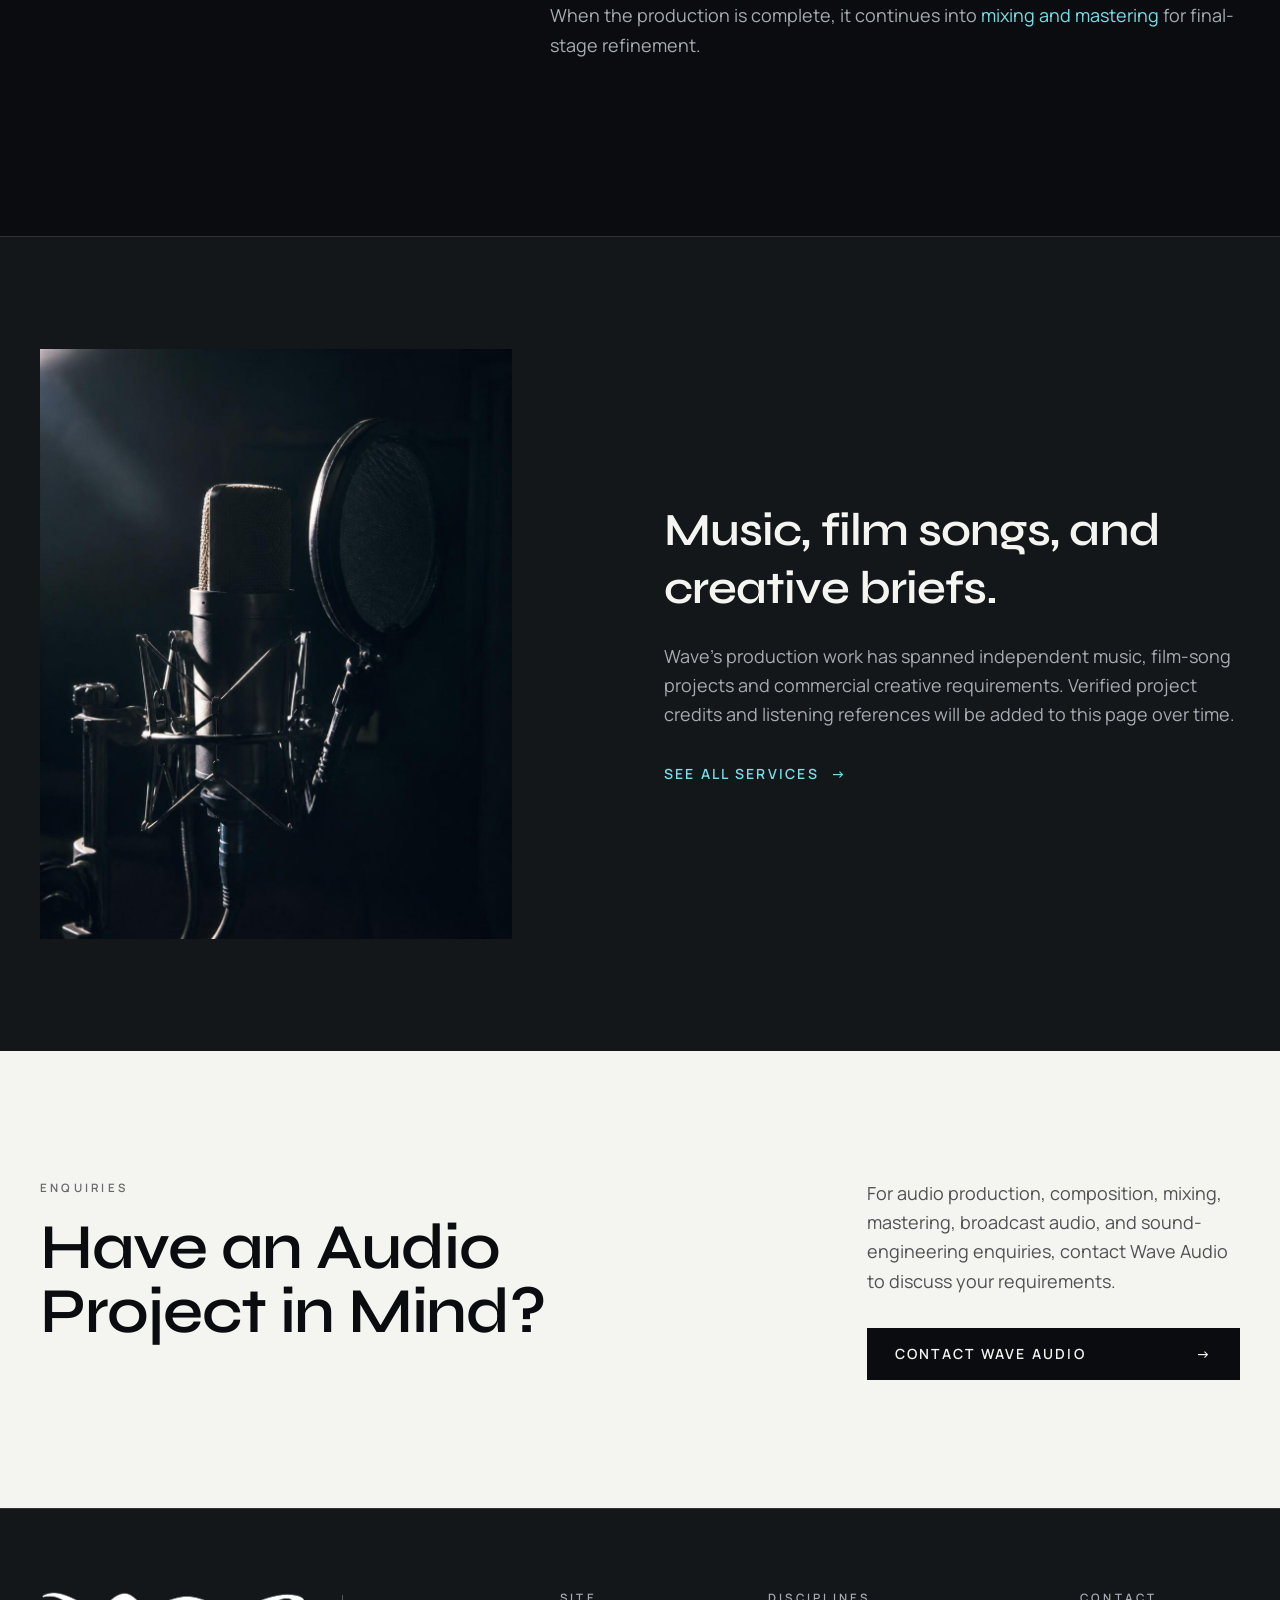
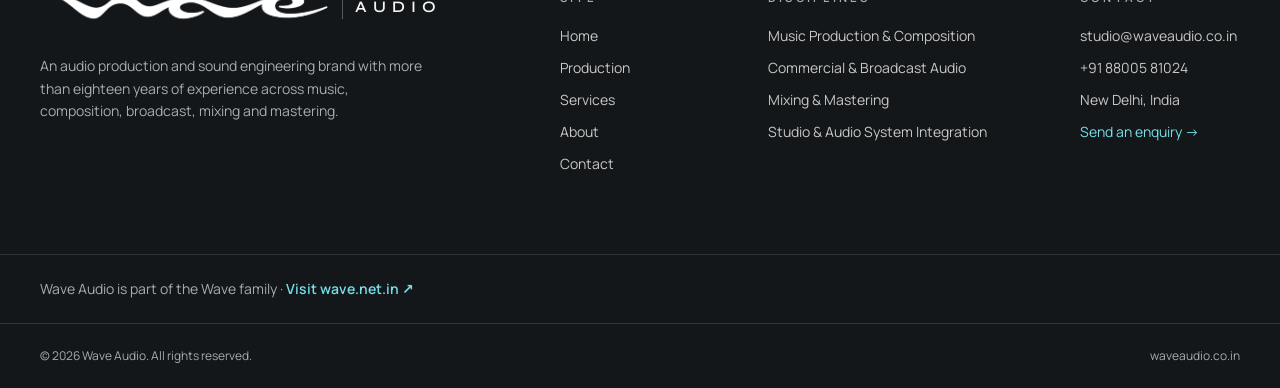
<file: production.html>
<!DOCTYPE html><html lang="en"><head><meta charSet="utf-8"/><meta name="viewport" content="width=device-width, initial-scale=1"/><link rel="stylesheet" href="https://fonts.googleapis.com/css2?family=Manrope:wght@400;500;600;700&amp;family=Syne:wght@500;600;700&amp;display=swap" data-precedence="default"/><link rel="stylesheet" href="assets/site.css" data-precedence="default"/><title>Music Production &amp; Composition — Wave Audio</title><meta name="theme-color" content="#0B0D10"/><meta property="og:site_name" content="Wave Audio"/><meta property="og:image" content="https://waveaudio.co.in/og-image.png"/><meta property="og:image:type" content="image/png"/><meta property="og:image:width" content="1200"/><meta property="og:image:height" content="630"/><meta property="og:image:alt" content="Wave Audio — The Art and Craft of Audio Production"/><meta name="twitter:image" content="https://waveaudio.co.in/og-image.png"/><meta name="twitter:image:alt" content="Wave Audio — The Art and Craft of Audio Production"/><meta name="description" content="Music production, composition, arrangement and recording for songs, film-related projects and creative requirements, from Wave Audio."/><meta property="og:title" content="Music Production &amp; Composition — Wave Audio"/><meta property="og:description" content="Music production, composition, arrangement and recording for songs, film-related projects and creative requirements, from Wave Audio."/><meta property="og:type" content="website"/><meta property="og:url" content="https://waveaudio.co.in/production"/><meta name="twitter:card" content="summary_large_image"/><meta name="twitter:title" content="Music Production &amp; Composition — Wave Audio"/><meta name="twitter:description" content="Music production, composition, arrangement and recording for songs, film-related projects and creative requirements, from Wave Audio."/><link rel="preconnect" href="https://fonts.googleapis.com"/><link rel="preconnect" href="https://fonts.gstatic.com" crossorigin="anonymous"/><link rel="icon" href="favicon.ico" sizes="any"/><link rel="icon" href="favicon-32.png" type="image/png" sizes="32x32"/><link rel="icon" href="favicon.png" type="image/png" sizes="64x64"/><link rel="apple-touch-icon" href="apple-touch-icon.png" sizes="180x180"/><link rel="manifest" href="site.webmanifest"/><link rel="canonical" href="https://waveaudio.co.in/production"/><script type="application/ld+json">{"@context":"https://schema.org","@type":"Organization","name":"Wave Audio","url":"https://waveaudio.co.in","description":"Wave Audio is an audio production and sound engineering brand with over 18 years of experience across music, composition, broadcast, mixing and mastering."}</script></head><body><header class="fixed inset-x-0 top-0 z-50 transition-[background-color,border-color,backdrop-filter] duration-500 border-b border-transparent bg-transparent"><a href="#main" class="sr-only focus:not-sr-only focus:absolute focus:left-4 focus:top-4 focus:bg-primary focus:px-3 focus:py-2 focus:text-primary-foreground">Skip to content</a><div class="container-x flex h-16 items-center justify-between md:h-20"><a aria-label="Wave Audio — home" class="group inline-flex items-center gap-3" href="index.html"><img src="assets/wave-white.png" alt="WAVE" width="1200" height="149" class="w-auto h-[18px] md:h-5"/><span class="border-l pl-3 font-display font-semibold tracking-[0.38em] text-[0.65rem] md:text-xs border-foreground/30 text-foreground">AUDIO</span></a><nav aria-label="Primary" class="hidden md:block"><ul class="flex items-center gap-9"><li><a class="group relative py-2 text-[0.8rem] font-medium uppercase tracking-[0.18em] text-muted-foreground transition-colors hover:text-foreground data-[status=active]:text-primary" href="index.html">Home<span class="absolute -bottom-0.5 left-0 h-px w-0 bg-primary transition-all duration-300 group-hover:w-full group-data-[status=active]:w-full"></span></a></li><li><a class="group relative py-2 text-[0.8rem] font-medium uppercase tracking-[0.18em] text-muted-foreground transition-colors hover:text-foreground data-[status=active]:text-primary active" href="production.html" data-status="active" aria-current="page">Production<span class="absolute -bottom-0.5 left-0 h-px w-0 bg-primary transition-all duration-300 group-hover:w-full group-data-[status=active]:w-full"></span></a></li><li><a class="group relative py-2 text-[0.8rem] font-medium uppercase tracking-[0.18em] text-muted-foreground transition-colors hover:text-foreground data-[status=active]:text-primary" href="services.html">Services<span class="absolute -bottom-0.5 left-0 h-px w-0 bg-primary transition-all duration-300 group-hover:w-full group-data-[status=active]:w-full"></span></a></li><li><a class="group relative py-2 text-[0.8rem] font-medium uppercase tracking-[0.18em] text-muted-foreground transition-colors hover:text-foreground data-[status=active]:text-primary" href="about.html">About<span class="absolute -bottom-0.5 left-0 h-px w-0 bg-primary transition-all duration-300 group-hover:w-full group-data-[status=active]:w-full"></span></a></li><li><a class="group relative py-2 text-[0.8rem] font-medium uppercase tracking-[0.18em] text-muted-foreground transition-colors hover:text-foreground data-[status=active]:text-primary" href="contact.html">Contact<span class="absolute -bottom-0.5 left-0 h-px w-0 bg-primary transition-all duration-300 group-hover:w-full group-data-[status=active]:w-full"></span></a></li></ul></nav><button type="button" class="relative -mr-2 flex h-11 w-11 items-center justify-center md:hidden" aria-expanded="false" aria-controls="mobile-nav" aria-label="Open menu"><span class="absolute h-px w-6 bg-foreground transition-transform duration-300 -translate-y-1"></span><span class="absolute h-px w-6 bg-foreground transition-transform duration-300 translate-y-1"></span></button></div><div id="mobile-nav" hidden="" class="h-[calc(100dvh-4rem)] border-t border-border bg-background md:hidden"><nav aria-label="Mobile" class="container-x flex h-full flex-col justify-between py-10"><ul class="space-y-1"><li><a class="flex items-baseline gap-4 border-b border-border py-4 font-display text-3xl text-foreground data-[status=active]:text-primary" href="index.html"><span class="font-sans text-xs text-muted-foreground">0<!-- -->1</span>Home</a></li><li><a class="flex items-baseline gap-4 border-b border-border py-4 font-display text-3xl text-foreground data-[status=active]:text-primary active" href="production.html" data-status="active" aria-current="page"><span class="font-sans text-xs text-muted-foreground">0<!-- -->2</span>Production</a></li><li><a class="flex items-baseline gap-4 border-b border-border py-4 font-display text-3xl text-foreground data-[status=active]:text-primary" href="services.html"><span class="font-sans text-xs text-muted-foreground">0<!-- -->3</span>Services</a></li><li><a class="flex items-baseline gap-4 border-b border-border py-4 font-display text-3xl text-foreground data-[status=active]:text-primary" href="about.html"><span class="font-sans text-xs text-muted-foreground">0<!-- -->4</span>About</a></li><li><a class="flex items-baseline gap-4 border-b border-border py-4 font-display text-3xl text-foreground data-[status=active]:text-primary" href="contact.html"><span class="font-sans text-xs text-muted-foreground">0<!-- -->5</span>Contact</a></li></ul><p class="eyebrow">Music · Composition · Audio Production</p></nav></div></header><main id="main"><!--$--><section class="relative overflow-hidden border-b border-border pt-36 pb-20 md:pt-48 md:pb-28"><div aria-hidden="true" class="flex items-center gap-[3px] pointer-events-none absolute inset-x-0 bottom-0 h-40 opacity-[0.12]"><span class="block w-[2px] flex-1 rounded-full bg-primary/70" style="height:12%;animation-delay:0s"></span><span class="block w-[2px] flex-1 rounded-full bg-primary/70" style="height:13.9%;animation-delay:-0.25s"></span><span class="block w-[2px] flex-1 rounded-full bg-primary/70" style="height:13.8%;animation-delay:-0.5s"></span><span class="block w-[2px] flex-1 rounded-full bg-primary/70" style="height:14.8%;animation-delay:-0.75s"></span><span class="block w-[2px] flex-1 rounded-full bg-primary/70" style="height:19.2%;animation-delay:-1s"></span><span class="block w-[2px] flex-1 rounded-full bg-primary/70" style="height:22%;animation-delay:-1.25s"></span><span class="block w-[2px] flex-1 rounded-full bg-primary/70" style="height:18%;animation-delay:-1.5s"></span><span class="block w-[2px] flex-1 rounded-full bg-primary/70" style="height:20.2%;animation-delay:-1.75s"></span><span class="block w-[2px] flex-1 rounded-full bg-primary/70" style="height:22.4%;animation-delay:-2s"></span><span class="block w-[2px] flex-1 rounded-full bg-primary/70" style="height:18.3%;animation-delay:-2.25s"></span><span class="block w-[2px] flex-1 rounded-full bg-primary/70" style="height:33.9%;animation-delay:-2.5s"></span><span class="block w-[2px] flex-1 rounded-full bg-primary/70" style="height:27.9%;animation-delay:-2.75s"></span><span class="block w-[2px] flex-1 rounded-full bg-primary/70" style="height:24.4%;animation-delay:-3s"></span><span class="block w-[2px] flex-1 rounded-full bg-primary/70" style="height:27.1%;animation-delay:-3.25s"></span><span class="block w-[2px] flex-1 rounded-full bg-primary/70" style="height:36.5%;animation-delay:-3.5s"></span><span class="block w-[2px] flex-1 rounded-full bg-primary/70" style="height:28.4%;animation-delay:-3.75s"></span><span class="block w-[2px] flex-1 rounded-full bg-primary/70" style="height:41.4%;animation-delay:0s"></span><span class="block w-[2px] flex-1 rounded-full bg-primary/70" style="height:23%;animation-delay:-0.25s"></span><span class="block w-[2px] flex-1 rounded-full bg-primary/70" style="height:24.5%;animation-delay:-0.5s"></span><span class="block w-[2px] flex-1 rounded-full bg-primary/70" style="height:49.3%;animation-delay:-0.75s"></span><span class="block w-[2px] flex-1 rounded-full bg-primary/70" style="height:43.8%;animation-delay:-1s"></span><span class="block w-[2px] flex-1 rounded-full bg-primary/70" style="height:38%;animation-delay:-1.25s"></span><span class="block w-[2px] flex-1 rounded-full bg-primary/70" style="height:32.2%;animation-delay:-1.5s"></span><span class="block w-[2px] flex-1 rounded-full bg-primary/70" style="height:40.9%;animation-delay:-1.75s"></span><span class="block w-[2px] flex-1 rounded-full bg-primary/70" style="height:37.3%;animation-delay:-2s"></span><span class="block w-[2px] flex-1 rounded-full bg-primary/70" style="height:65%;animation-delay:-2.25s"></span><span class="block w-[2px] flex-1 rounded-full bg-primary/70" style="height:38.2%;animation-delay:-2.5s"></span><span class="block w-[2px] flex-1 rounded-full bg-primary/70" style="height:38%;animation-delay:-2.75s"></span><span class="block w-[2px] flex-1 rounded-full bg-primary/70" style="height:48.8%;animation-delay:-3s"></span><span class="block w-[2px] flex-1 rounded-full bg-primary/70" style="height:52.3%;animation-delay:-3.25s"></span><span class="block w-[2px] flex-1 rounded-full bg-primary/70" style="height:53.4%;animation-delay:-3.5s"></span><span class="block w-[2px] flex-1 rounded-full bg-primary/70" style="height:60.6%;animation-delay:-3.75s"></span><span class="block w-[2px] flex-1 rounded-full bg-primary/70" style="height:36.7%;animation-delay:0s"></span><span class="block w-[2px] flex-1 rounded-full bg-primary/70" style="height:37.7%;animation-delay:-0.25s"></span><span class="block w-[2px] flex-1 rounded-full bg-primary/70" style="height:76.7%;animation-delay:-0.5s"></span><span class="block w-[2px] flex-1 rounded-full bg-primary/70" style="height:49.7%;animation-delay:-0.75s"></span><span class="block w-[2px] flex-1 rounded-full bg-primary/70" style="height:58.1%;animation-delay:-1s"></span><span class="block w-[2px] flex-1 rounded-full bg-primary/70" style="height:34.6%;animation-delay:-1.25s"></span><span class="block w-[2px] flex-1 rounded-full bg-primary/70" style="height:51.6%;animation-delay:-1.5s"></span><span class="block w-[2px] flex-1 rounded-full bg-primary/70" style="height:62.4%;animation-delay:-1.75s"></span><span class="block w-[2px] flex-1 rounded-full bg-primary/70" style="height:84.8%;animation-delay:-2s"></span><span class="block w-[2px] flex-1 rounded-full bg-primary/70" style="height:36.4%;animation-delay:-2.25s"></span><span class="block w-[2px] flex-1 rounded-full bg-primary/70" style="height:43.8%;animation-delay:-2.5s"></span><span class="block w-[2px] flex-1 rounded-full bg-primary/70" style="height:68%;animation-delay:-2.75s"></span><span class="block w-[2px] flex-1 rounded-full bg-primary/70" style="height:52.7%;animation-delay:-3s"></span><span class="block w-[2px] flex-1 rounded-full bg-primary/70" style="height:77.4%;animation-delay:-3.25s"></span><span class="block w-[2px] flex-1 rounded-full bg-primary/70" style="height:66%;animation-delay:-3.5s"></span><span class="block w-[2px] flex-1 rounded-full bg-primary/70" style="height:47.2%;animation-delay:-3.75s"></span><span class="block w-[2px] flex-1 rounded-full bg-primary/70" style="height:56.2%;animation-delay:0s"></span><span class="block w-[2px] flex-1 rounded-full bg-primary/70" style="height:91.4%;animation-delay:-0.25s"></span><span class="block w-[2px] flex-1 rounded-full bg-primary/70" style="height:41.2%;animation-delay:-0.5s"></span><span class="block w-[2px] flex-1 rounded-full bg-primary/70" style="height:69.9%;animation-delay:-0.75s"></span><span class="block w-[2px] flex-1 rounded-full bg-primary/70" style="height:43.2%;animation-delay:-1s"></span><span class="block w-[2px] flex-1 rounded-full bg-primary/70" style="height:50.2%;animation-delay:-1.25s"></span><span class="block w-[2px] flex-1 rounded-full bg-primary/70" style="height:84%;animation-delay:-1.5s"></span><span class="block w-[2px] flex-1 rounded-full bg-primary/70" style="height:87.2%;animation-delay:-1.75s"></span><span class="block w-[2px] flex-1 rounded-full bg-primary/70" style="height:45.7%;animation-delay:-2s"></span><span class="block w-[2px] flex-1 rounded-full bg-primary/70" style="height:40%;animation-delay:-2.25s"></span><span class="block w-[2px] flex-1 rounded-full bg-primary/70" style="height:77.1%;animation-delay:-2.5s"></span><span class="block w-[2px] flex-1 rounded-full bg-primary/70" style="height:39.7%;animation-delay:-2.75s"></span><span class="block w-[2px] flex-1 rounded-full bg-primary/70" style="height:90.2%;animation-delay:-3s"></span><span class="block w-[2px] flex-1 rounded-full bg-primary/70" style="height:58.4%;animation-delay:-3.25s"></span><span class="block w-[2px] flex-1 rounded-full bg-primary/70" style="height:49.1%;animation-delay:-3.5s"></span><span class="block w-[2px] flex-1 rounded-full bg-primary/70" style="height:70.8%;animation-delay:-3.75s"></span><span class="block w-[2px] flex-1 rounded-full bg-primary/70" style="height:88.4%;animation-delay:0s"></span><span class="block w-[2px] flex-1 rounded-full bg-primary/70" style="height:48.2%;animation-delay:-0.25s"></span><span class="block w-[2px] flex-1 rounded-full bg-primary/70" style="height:68.5%;animation-delay:-0.5s"></span><span class="block w-[2px] flex-1 rounded-full bg-primary/70" style="height:50.7%;animation-delay:-0.75s"></span><span class="block w-[2px] flex-1 rounded-full bg-primary/70" style="height:38.2%;animation-delay:-1s"></span><span class="block w-[2px] flex-1 rounded-full bg-primary/70" style="height:92.5%;animation-delay:-1.25s"></span><span class="block w-[2px] flex-1 rounded-full bg-primary/70" style="height:73.3%;animation-delay:-1.5s"></span><span class="block w-[2px] flex-1 rounded-full bg-primary/70" style="height:52.4%;animation-delay:-1.75s"></span><span class="block w-[2px] flex-1 rounded-full bg-primary/70" style="height:41.9%;animation-delay:-2s"></span><span class="block w-[2px] flex-1 rounded-full bg-primary/70" style="height:71.8%;animation-delay:-2.25s"></span><span class="block w-[2px] flex-1 rounded-full bg-primary/70" style="height:49.4%;animation-delay:-2.5s"></span><span class="block w-[2px] flex-1 rounded-full bg-primary/70" style="height:86%;animation-delay:-2.75s"></span><span class="block w-[2px] flex-1 rounded-full bg-primary/70" style="height:43.5%;animation-delay:-3s"></span><span class="block w-[2px] flex-1 rounded-full bg-primary/70" style="height:41.5%;animation-delay:-3.25s"></span><span class="block w-[2px] flex-1 rounded-full bg-primary/70" style="height:73.8%;animation-delay:-3.5s"></span><span class="block w-[2px] flex-1 rounded-full bg-primary/70" style="height:69.8%;animation-delay:-3.75s"></span><span class="block w-[2px] flex-1 rounded-full bg-primary/70" style="height:56.1%;animation-delay:0s"></span><span class="block w-[2px] flex-1 rounded-full bg-primary/70" style="height:55.4%;animation-delay:-0.25s"></span><span class="block w-[2px] flex-1 rounded-full bg-primary/70" style="height:48.5%;animation-delay:-0.5s"></span><span class="block w-[2px] flex-1 rounded-full bg-primary/70" style="height:43%;animation-delay:-0.75s"></span><span class="block w-[2px] flex-1 rounded-full bg-primary/70" style="height:82.9%;animation-delay:-1s"></span><span class="block w-[2px] flex-1 rounded-full bg-primary/70" style="height:50.5%;animation-delay:-1.25s"></span><span class="block w-[2px] flex-1 rounded-full bg-primary/70" style="height:47.7%;animation-delay:-1.5s"></span><span class="block w-[2px] flex-1 rounded-full bg-primary/70" style="height:43.4%;animation-delay:-1.75s"></span><span class="block w-[2px] flex-1 rounded-full bg-primary/70" style="height:54.1%;animation-delay:-2s"></span><span class="block w-[2px] flex-1 rounded-full bg-primary/70" style="height:53.2%;animation-delay:-2.25s"></span><span class="block w-[2px] flex-1 rounded-full bg-primary/70" style="height:66.2%;animation-delay:-2.5s"></span><span class="block w-[2px] flex-1 rounded-full bg-primary/70" style="height:30%;animation-delay:-2.75s"></span><span class="block w-[2px] flex-1 rounded-full bg-primary/70" style="height:29%;animation-delay:-3s"></span><span class="block w-[2px] flex-1 rounded-full bg-primary/70" style="height:61.5%;animation-delay:-3.25s"></span><span class="block w-[2px] flex-1 rounded-full bg-primary/70" style="height:43.9%;animation-delay:-3.5s"></span><span class="block w-[2px] flex-1 rounded-full bg-primary/70" style="height:49.4%;animation-delay:-3.75s"></span><span class="block w-[2px] flex-1 rounded-full bg-primary/70" style="height:36.6%;animation-delay:0s"></span><span class="block w-[2px] flex-1 rounded-full bg-primary/70" style="height:36.7%;animation-delay:-0.25s"></span><span class="block w-[2px] flex-1 rounded-full bg-primary/70" style="height:40.8%;animation-delay:-0.5s"></span><span class="block w-[2px] flex-1 rounded-full bg-primary/70" style="height:57.3%;animation-delay:-0.75s"></span><span class="block w-[2px] flex-1 rounded-full bg-primary/70" style="height:28.4%;animation-delay:-1s"></span><span class="block w-[2px] flex-1 rounded-full bg-primary/70" style="height:33.6%;animation-delay:-1.25s"></span><span class="block w-[2px] flex-1 rounded-full bg-primary/70" style="height:34.6%;animation-delay:-1.5s"></span><span class="block w-[2px] flex-1 rounded-full bg-primary/70" style="height:31.5%;animation-delay:-1.75s"></span><span class="block w-[2px] flex-1 rounded-full bg-primary/70" style="height:40.8%;animation-delay:-2s"></span><span class="block w-[2px] flex-1 rounded-full bg-primary/70" style="height:38.3%;animation-delay:-2.25s"></span><span class="block w-[2px] flex-1 rounded-full bg-primary/70" style="height:24.2%;animation-delay:-2.5s"></span><span class="block w-[2px] flex-1 rounded-full bg-primary/70" style="height:24%;animation-delay:-2.75s"></span><span class="block w-[2px] flex-1 rounded-full bg-primary/70" style="height:36.1%;animation-delay:-3s"></span><span class="block w-[2px] flex-1 rounded-full bg-primary/70" style="height:21.5%;animation-delay:-3.25s"></span><span class="block w-[2px] flex-1 rounded-full bg-primary/70" style="height:29.4%;animation-delay:-3.5s"></span><span class="block w-[2px] flex-1 rounded-full bg-primary/70" style="height:19.4%;animation-delay:-3.75s"></span><span class="block w-[2px] flex-1 rounded-full bg-primary/70" style="height:20.1%;animation-delay:0s"></span><span class="block w-[2px] flex-1 rounded-full bg-primary/70" style="height:24.2%;animation-delay:-0.25s"></span><span class="block w-[2px] flex-1 rounded-full bg-primary/70" style="height:24.6%;animation-delay:-0.5s"></span><span class="block w-[2px] flex-1 rounded-full bg-primary/70" style="height:16.1%;animation-delay:-0.75s"></span><span class="block w-[2px] flex-1 rounded-full bg-primary/70" style="height:16.2%;animation-delay:-1s"></span><span class="block w-[2px] flex-1 rounded-full bg-primary/70" style="height:16.3%;animation-delay:-1.25s"></span><span class="block w-[2px] flex-1 rounded-full bg-primary/70" style="height:13.6%;animation-delay:-1.5s"></span><span class="block w-[2px] flex-1 rounded-full bg-primary/70" style="height:14.1%;animation-delay:-1.75s"></span></div><div class="container-x relative"><p class="eyebrow hero-in">Production</p><h1 class="hero-in mt-6 max-w-5xl text-[clamp(2.4rem,6.5vw,5.75rem)] font-semibold leading-[0.98]" style="animation-delay:120ms">Music Production<br/>&amp; Composition.</h1><div class="hero-in mt-10 grid md:grid-cols-12" style="animation-delay:240ms"><div class="text-lg leading-relaxed text-muted-foreground md:col-span-6 md:col-start-6"><p>Every production begins with an idea. Wave works from initial musical conception through composition, arrangement, recording and production — developing material until it carries the intent it was written with.</p></div></div></div></section><section class="container-x py-20 md:py-28"><div class="grid gap-6 border-t border-border py-12 md:grid-cols-12 md:py-16"><div class="md:col-span-4"><p class="font-display text-sm text-primary">01</p><h2 class="mt-3 text-2xl font-semibold leading-tight md:text-3xl">Composition</h2></div><div class="space-y-5 text-base leading-relaxed text-muted-foreground md:col-span-7 md:col-start-6 md:text-lg"><p>Writing original music for songs, film-related projects, commercial briefs and other creative requirements. Composition is approached as a response to the purpose of the work — the mood, the medium and the audience it must reach.</p></div></div><div class="grid gap-6 border-t border-border py-12 md:grid-cols-12 md:py-16"><div class="md:col-span-4"><p class="font-display text-sm text-primary">02</p><h2 class="mt-3 text-2xl font-semibold leading-tight md:text-3xl">Arrangement</h2></div><div class="space-y-5 text-base leading-relaxed text-muted-foreground md:col-span-7 md:col-start-6 md:text-lg"><p>Shaping the structure, instrumentation and movement of a piece. Considered arrangement gives each part room to be heard and gives the production a clear direction long before mixing begins.</p></div></div><div class="grid gap-6 border-t border-border py-12 md:grid-cols-12 md:py-16"><div class="md:col-span-4"><p class="font-display text-sm text-primary">03</p><h2 class="mt-3 text-2xl font-semibold leading-tight md:text-3xl">Recording</h2></div><div class="space-y-5 text-base leading-relaxed text-muted-foreground md:col-span-7 md:col-start-6 md:text-lg"><p>Capturing vocals and instruments with attention to performance, microphone choice, room and signal path. Good decisions at source reduce the need for correction later.</p></div></div><div class="grid gap-6 border-t border-border py-12 md:grid-cols-12 md:py-16"><div class="md:col-span-4"><p class="font-display text-sm text-primary">04</p><h2 class="mt-3 text-2xl font-semibold leading-tight md:text-3xl">Creative Development</h2></div><div class="space-y-5 text-base leading-relaxed text-muted-foreground md:col-span-7 md:col-start-6 md:text-lg"><p>Producing a track is a sequence of judgements: what to keep, what to refine, what to leave out. Wave brings years of production experience to those decisions, working closely with artists and clients through each revision.</p><p>When the production is complete, it continues into<!-- --> <a class="text-primary hover:underline" href="mixing-mastering.html">mixing and mastering</a> <!-- -->for final-stage refinement.</p></div></div></section><section class="border-t border-border bg-surface"><div class="container-x grid gap-12 py-20 md:grid-cols-12 md:items-center md:py-28"><div class="md:col-span-5"><img src="assets/microphone.jpg" alt="Condenser microphone prepared for a vocal recording" width="960" height="1200" loading="lazy" class="aspect-[4/5] w-full object-cover"/></div><div class="md:col-span-6 md:col-start-7"><h2 class="text-[clamp(1.8rem,3.6vw,3rem)] font-semibold leading-tight">Music, film songs, and creative briefs.</h2><p class="mt-6 text-lg leading-relaxed text-muted-foreground">Wave&#x27;s production work has spanned independent music, film-song projects and commercial creative requirements. Verified project credits and listening references will be added to this page over time.</p><div class="mt-8"><a class="group inline-flex items-center gap-3 text-sm font-semibold uppercase tracking-[0.16em] text-primary" href="services.html">See all services<span aria-hidden="true" class="transition-transform group-hover:translate-x-1">→</span></a></div></div></div></section><section class="relative overflow-hidden bg-paper text-paper-foreground"><div class="container-x grid gap-10 py-24 md:grid-cols-12 md:py-32"><div class="md:col-span-7"><p class="eyebrow text-paper-foreground/60">Enquiries</p><h2 class="mt-5 text-[clamp(2.2rem,5vw,4.25rem)] font-semibold leading-[1]">Have an Audio Project in Mind?</h2></div><div class="flex flex-col justify-end md:col-span-4 md:col-start-9"><p class="text-lg leading-relaxed text-paper-foreground/70">For audio production, composition, mixing, mastering, broadcast audio, and sound-engineering enquiries, contact Wave Audio to discuss your requirements.</p><a class="group mt-8 inline-flex items-center justify-between gap-6 bg-paper-foreground px-7 py-4 text-sm font-semibold uppercase tracking-[0.16em] text-paper transition-colors hover:bg-background" href="contact.html">Contact Wave Audio<span aria-hidden="true" class="transition-transform group-hover:translate-x-1">→</span></a></div></div></section><!--/$--></main><footer class="border-t border-border bg-surface"><div class="container-x grid gap-12 py-16 md:grid-cols-12 md:py-20"><div class="md:col-span-5"><a aria-label="Wave Audio — home" class="group inline-flex items-center gap-3" href="index.html"><img src="assets/wave-white.png" alt="WAVE" width="1200" height="149" class="w-auto h-7 md:h-9"/><span class="border-l pl-3 font-display font-semibold tracking-[0.38em] text-sm md:text-base border-foreground/30 text-foreground">AUDIO</span></a><p class="mt-6 max-w-sm text-sm leading-relaxed text-muted-foreground">An audio production and sound engineering brand with more than eighteen years of experience across music, composition, broadcast, mixing and mastering.</p></div><nav aria-label="Footer" class="md:col-span-2"><h2 class="eyebrow mb-5 font-sans">Site</h2><ul class="space-y-3 text-sm"><li><a class="text-foreground/80 transition-colors hover:text-primary" href="index.html">Home</a></li><li><a class="text-foreground/80 transition-colors hover:text-primary active" href="production.html" data-status="active" aria-current="page">Production</a></li><li><a class="text-foreground/80 transition-colors hover:text-primary" href="services.html">Services</a></li><li><a class="text-foreground/80 transition-colors hover:text-primary" href="about.html">About</a></li><li><a class="text-foreground/80 transition-colors hover:text-primary" href="contact.html">Contact</a></li></ul></nav><nav aria-label="Services" class="md:col-span-3"><h2 class="eyebrow mb-5 font-sans">Disciplines</h2><ul class="space-y-3 text-sm"><li><a class="text-foreground/80 transition-colors hover:text-primary active" href="production.html" data-status="active" aria-current="page">Music Production &amp; Composition</a></li><li><a class="text-foreground/80 transition-colors hover:text-primary" href="broadcast-audio.html">Commercial &amp; Broadcast Audio</a></li><li><a class="text-foreground/80 transition-colors hover:text-primary" href="mixing-mastering.html">Mixing &amp; Mastering</a></li><li><a class="text-foreground/80 transition-colors hover:text-primary" href="sound-engineering.html">Studio &amp; Audio System Integration</a></li></ul></nav><div class="md:col-span-2"><h2 class="eyebrow mb-5 font-sans">Contact</h2><ul class="space-y-3 text-sm text-foreground/80"><li><a href="mailto:studio@waveaudio.co.in" class="hover:text-primary">studio@waveaudio.co.in</a></li><li><a href="tel:+918800581024" class="hover:text-primary">+91 88005 81024</a></li><li>New Delhi, India</li><li><a class="text-primary hover:underline" href="contact.html">Send an enquiry →</a></li></ul></div></div><div class="container-x border-t border-border py-6 text-sm text-muted-foreground"><p>Wave Audio is part of the Wave family ·<!-- --> <a href="https://wave.net.in" target="_blank" rel="noopener" class="font-semibold text-primary hover:underline">Visit wave.net.in ↗</a></p></div><div class="container-x flex flex-col gap-2 border-t border-border py-6 text-xs text-muted-foreground sm:flex-row sm:justify-between"><p>© <!-- -->2026<!-- --> Wave Audio. All rights reserved.</p><p>waveaudio.co.in</p></div></footer><script src="assets/site.js" defer></script></body></html>
</file>
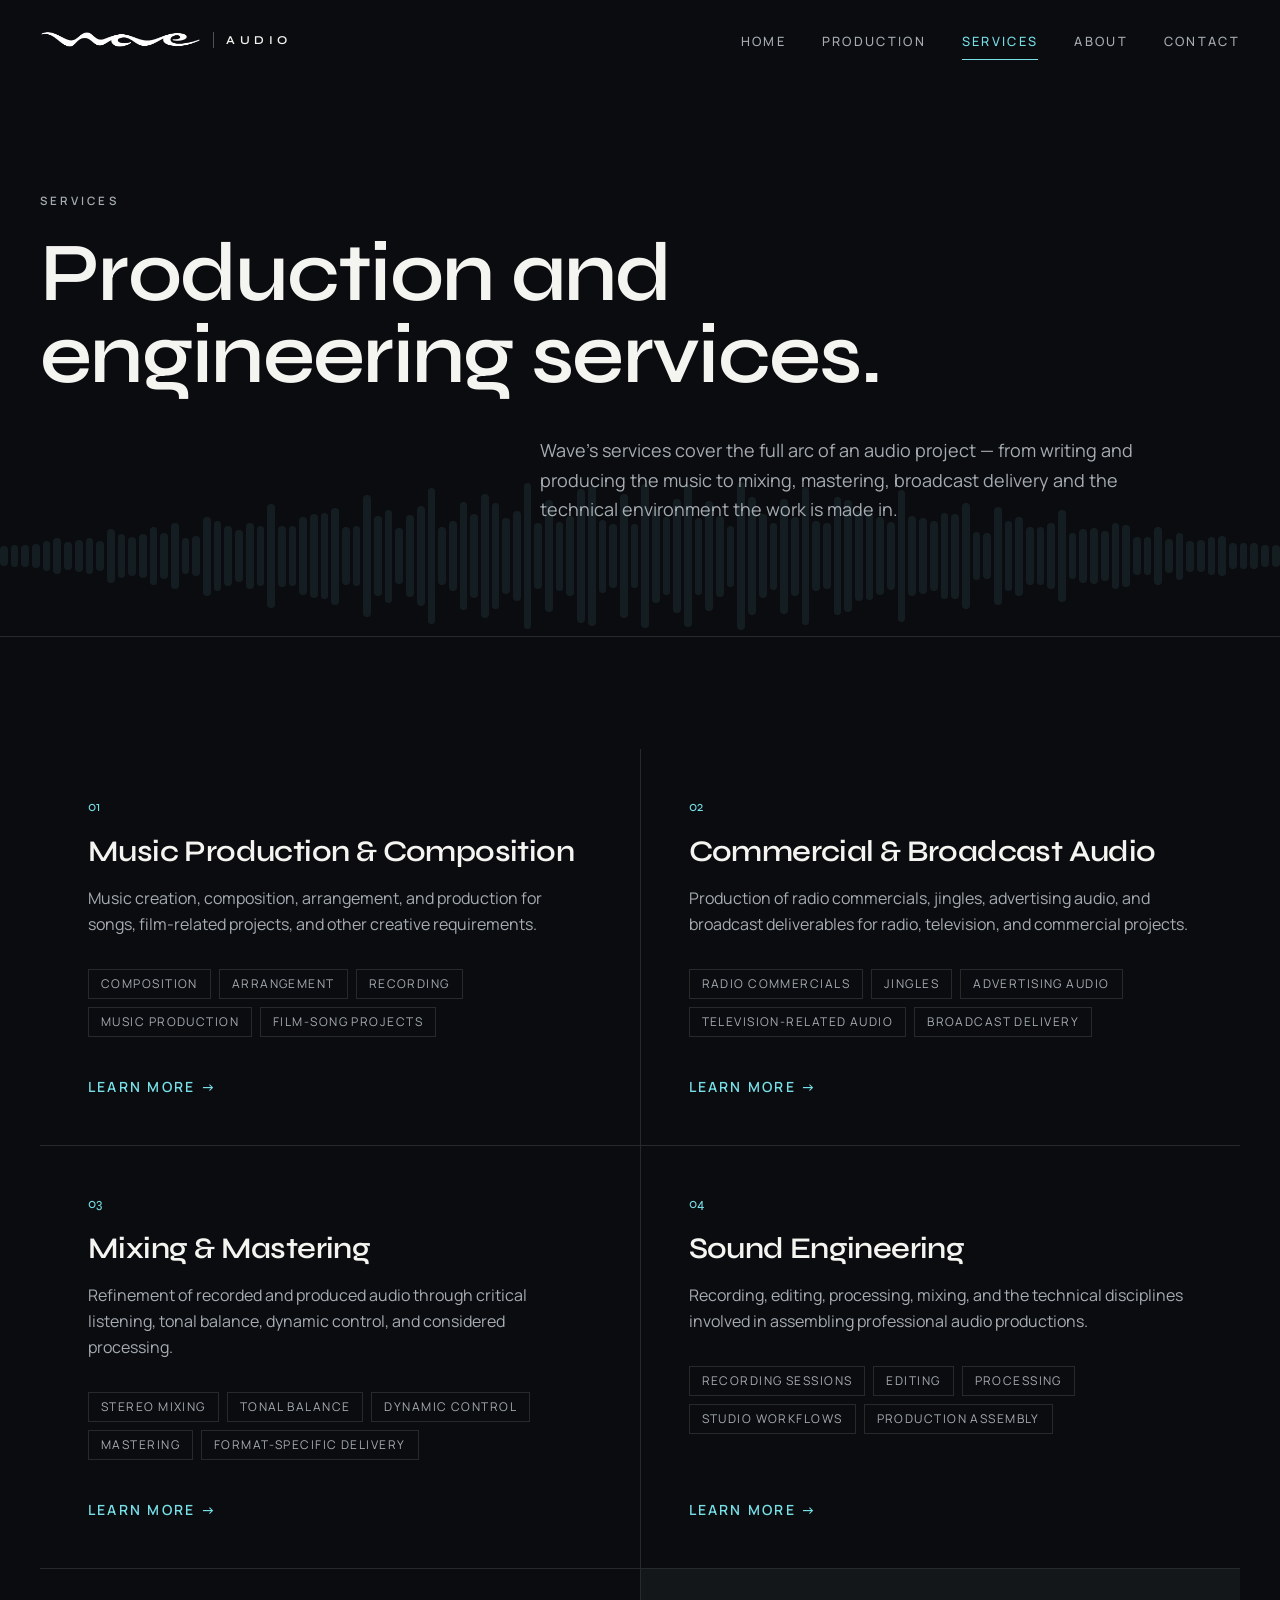
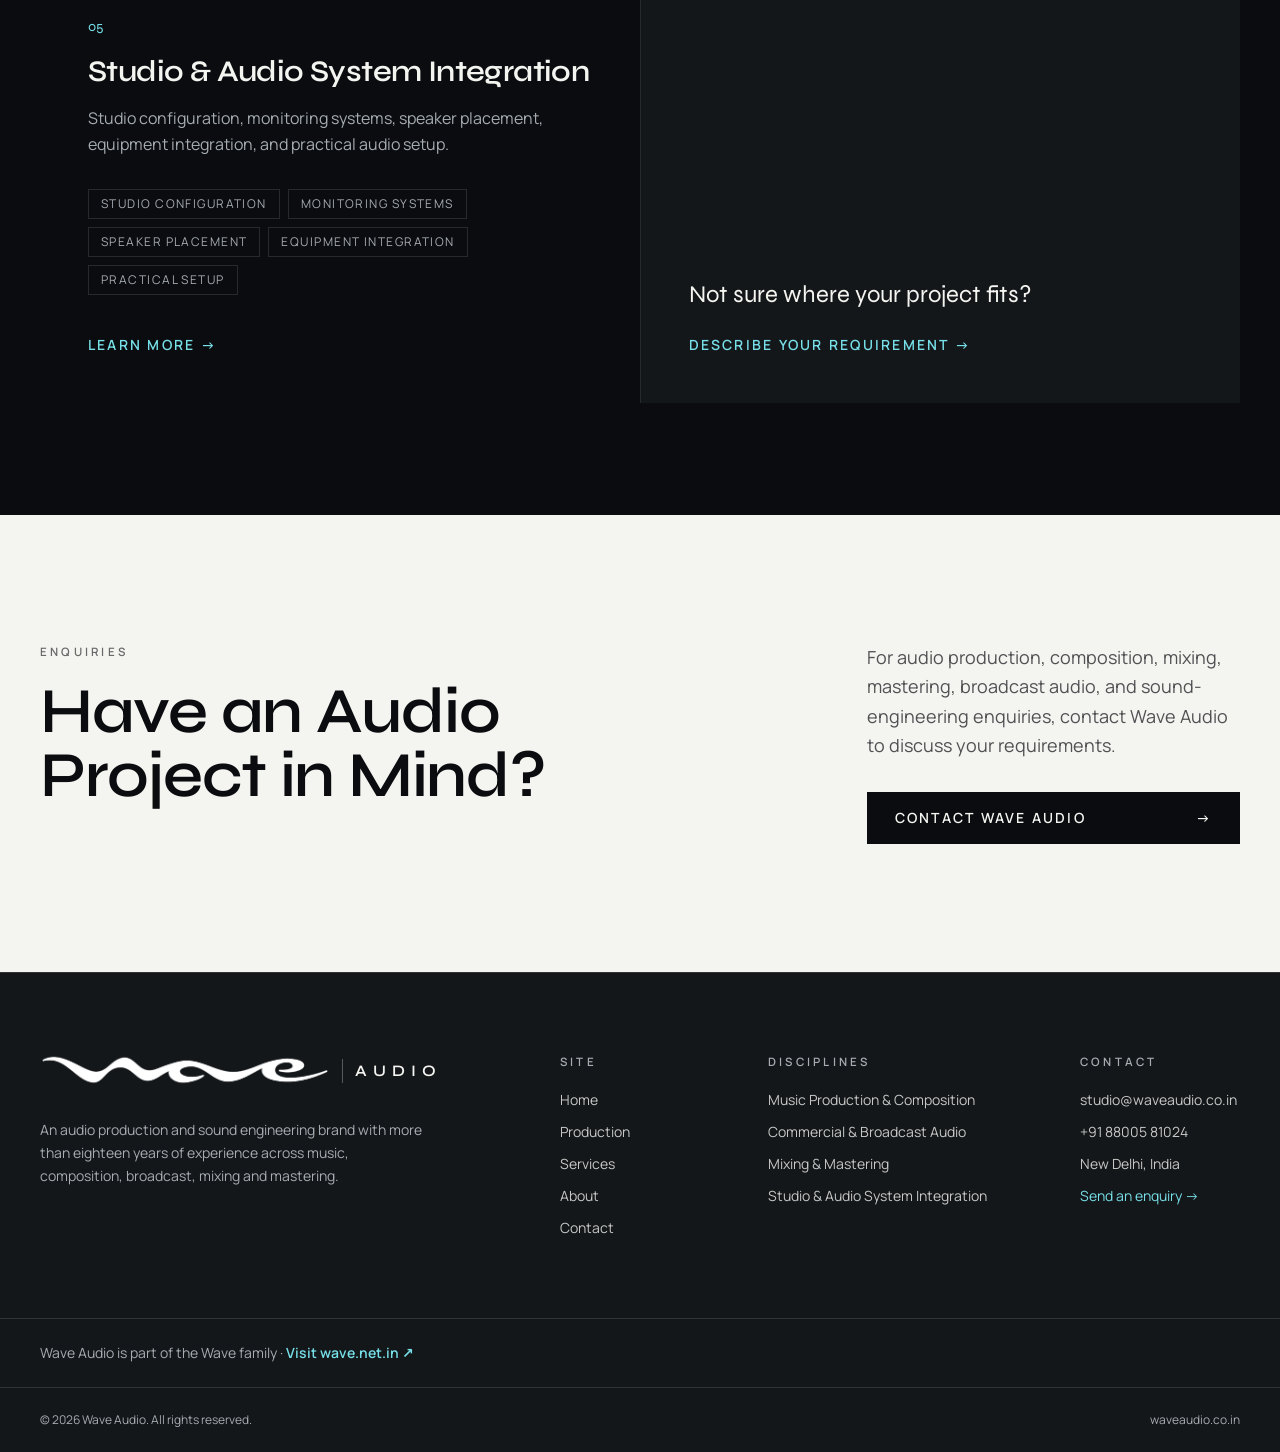
<file: services.html>
<!DOCTYPE html><html lang="en"><head><meta charSet="utf-8"/><meta name="viewport" content="width=device-width, initial-scale=1"/><link rel="stylesheet" href="https://fonts.googleapis.com/css2?family=Manrope:wght@400;500;600;700&amp;family=Syne:wght@500;600;700&amp;display=swap" data-precedence="default"/><link rel="stylesheet" href="assets/site.css" data-precedence="default"/><title>Services — Audio Production, Mixing, Mastering &amp; Broadcast | Wave Audio</title><meta name="theme-color" content="#0B0D10"/><meta property="og:site_name" content="Wave Audio"/><meta property="og:image" content="https://waveaudio.co.in/og-image.png"/><meta property="og:image:type" content="image/png"/><meta property="og:image:width" content="1200"/><meta property="og:image:height" content="630"/><meta property="og:image:alt" content="Wave Audio — The Art and Craft of Audio Production"/><meta name="twitter:image" content="https://waveaudio.co.in/og-image.png"/><meta name="twitter:image:alt" content="Wave Audio — The Art and Craft of Audio Production"/><meta name="description" content="An overview of Wave Audio&#x27;s services: music production and composition, commercial and broadcast audio, mixing and mastering, sound engineering and studio integration."/><meta property="og:title" content="Services — Audio Production, Mixing, Mastering &amp; Broadcast | Wave Audio"/><meta property="og:description" content="An overview of Wave Audio&#x27;s services: music production and composition, commercial and broadcast audio, mixing and mastering, sound engineering and studio integration."/><meta property="og:type" content="website"/><meta property="og:url" content="https://waveaudio.co.in/services"/><meta name="twitter:card" content="summary_large_image"/><meta name="twitter:title" content="Services — Audio Production, Mixing, Mastering &amp; Broadcast | Wave Audio"/><meta name="twitter:description" content="An overview of Wave Audio&#x27;s services: music production and composition, commercial and broadcast audio, mixing and mastering, sound engineering and studio integration."/><link rel="preconnect" href="https://fonts.googleapis.com"/><link rel="preconnect" href="https://fonts.gstatic.com" crossorigin="anonymous"/><link rel="icon" href="favicon.ico" sizes="any"/><link rel="icon" href="favicon-32.png" type="image/png" sizes="32x32"/><link rel="icon" href="favicon.png" type="image/png" sizes="64x64"/><link rel="apple-touch-icon" href="apple-touch-icon.png" sizes="180x180"/><link rel="manifest" href="site.webmanifest"/><link rel="canonical" href="https://waveaudio.co.in/services"/><script type="application/ld+json">{"@context":"https://schema.org","@type":"Organization","name":"Wave Audio","url":"https://waveaudio.co.in","description":"Wave Audio is an audio production and sound engineering brand with over 18 years of experience across music, composition, broadcast, mixing and mastering."}</script></head><body><header class="fixed inset-x-0 top-0 z-50 transition-[background-color,border-color,backdrop-filter] duration-500 border-b border-transparent bg-transparent"><a href="#main" class="sr-only focus:not-sr-only focus:absolute focus:left-4 focus:top-4 focus:bg-primary focus:px-3 focus:py-2 focus:text-primary-foreground">Skip to content</a><div class="container-x flex h-16 items-center justify-between md:h-20"><a aria-label="Wave Audio — home" class="group inline-flex items-center gap-3" href="index.html"><img src="assets/wave-white.png" alt="WAVE" width="1200" height="149" class="w-auto h-[18px] md:h-5"/><span class="border-l pl-3 font-display font-semibold tracking-[0.38em] text-[0.65rem] md:text-xs border-foreground/30 text-foreground">AUDIO</span></a><nav aria-label="Primary" class="hidden md:block"><ul class="flex items-center gap-9"><li><a class="group relative py-2 text-[0.8rem] font-medium uppercase tracking-[0.18em] text-muted-foreground transition-colors hover:text-foreground data-[status=active]:text-primary" href="index.html">Home<span class="absolute -bottom-0.5 left-0 h-px w-0 bg-primary transition-all duration-300 group-hover:w-full group-data-[status=active]:w-full"></span></a></li><li><a class="group relative py-2 text-[0.8rem] font-medium uppercase tracking-[0.18em] text-muted-foreground transition-colors hover:text-foreground data-[status=active]:text-primary" href="production.html">Production<span class="absolute -bottom-0.5 left-0 h-px w-0 bg-primary transition-all duration-300 group-hover:w-full group-data-[status=active]:w-full"></span></a></li><li><a class="group relative py-2 text-[0.8rem] font-medium uppercase tracking-[0.18em] text-muted-foreground transition-colors hover:text-foreground data-[status=active]:text-primary active" href="services.html" data-status="active" aria-current="page">Services<span class="absolute -bottom-0.5 left-0 h-px w-0 bg-primary transition-all duration-300 group-hover:w-full group-data-[status=active]:w-full"></span></a></li><li><a class="group relative py-2 text-[0.8rem] font-medium uppercase tracking-[0.18em] text-muted-foreground transition-colors hover:text-foreground data-[status=active]:text-primary" href="about.html">About<span class="absolute -bottom-0.5 left-0 h-px w-0 bg-primary transition-all duration-300 group-hover:w-full group-data-[status=active]:w-full"></span></a></li><li><a class="group relative py-2 text-[0.8rem] font-medium uppercase tracking-[0.18em] text-muted-foreground transition-colors hover:text-foreground data-[status=active]:text-primary" href="contact.html">Contact<span class="absolute -bottom-0.5 left-0 h-px w-0 bg-primary transition-all duration-300 group-hover:w-full group-data-[status=active]:w-full"></span></a></li></ul></nav><button type="button" class="relative -mr-2 flex h-11 w-11 items-center justify-center md:hidden" aria-expanded="false" aria-controls="mobile-nav" aria-label="Open menu"><span class="absolute h-px w-6 bg-foreground transition-transform duration-300 -translate-y-1"></span><span class="absolute h-px w-6 bg-foreground transition-transform duration-300 translate-y-1"></span></button></div><div id="mobile-nav" hidden="" class="h-[calc(100dvh-4rem)] border-t border-border bg-background md:hidden"><nav aria-label="Mobile" class="container-x flex h-full flex-col justify-between py-10"><ul class="space-y-1"><li><a class="flex items-baseline gap-4 border-b border-border py-4 font-display text-3xl text-foreground data-[status=active]:text-primary" href="index.html"><span class="font-sans text-xs text-muted-foreground">0<!-- -->1</span>Home</a></li><li><a class="flex items-baseline gap-4 border-b border-border py-4 font-display text-3xl text-foreground data-[status=active]:text-primary" href="production.html"><span class="font-sans text-xs text-muted-foreground">0<!-- -->2</span>Production</a></li><li><a class="flex items-baseline gap-4 border-b border-border py-4 font-display text-3xl text-foreground data-[status=active]:text-primary active" href="services.html" data-status="active" aria-current="page"><span class="font-sans text-xs text-muted-foreground">0<!-- -->3</span>Services</a></li><li><a class="flex items-baseline gap-4 border-b border-border py-4 font-display text-3xl text-foreground data-[status=active]:text-primary" href="about.html"><span class="font-sans text-xs text-muted-foreground">0<!-- -->4</span>About</a></li><li><a class="flex items-baseline gap-4 border-b border-border py-4 font-display text-3xl text-foreground data-[status=active]:text-primary" href="contact.html"><span class="font-sans text-xs text-muted-foreground">0<!-- -->5</span>Contact</a></li></ul><p class="eyebrow">Music · Composition · Audio Production</p></nav></div></header><main id="main"><!--$--><section class="relative overflow-hidden border-b border-border pt-36 pb-20 md:pt-48 md:pb-28"><div aria-hidden="true" class="flex items-center gap-[3px] pointer-events-none absolute inset-x-0 bottom-0 h-40 opacity-[0.12]"><span class="block w-[2px] flex-1 rounded-full bg-primary/70" style="height:12%;animation-delay:0s"></span><span class="block w-[2px] flex-1 rounded-full bg-primary/70" style="height:13.9%;animation-delay:-0.25s"></span><span class="block w-[2px] flex-1 rounded-full bg-primary/70" style="height:13.8%;animation-delay:-0.5s"></span><span class="block w-[2px] flex-1 rounded-full bg-primary/70" style="height:14.8%;animation-delay:-0.75s"></span><span class="block w-[2px] flex-1 rounded-full bg-primary/70" style="height:19.2%;animation-delay:-1s"></span><span class="block w-[2px] flex-1 rounded-full bg-primary/70" style="height:22%;animation-delay:-1.25s"></span><span class="block w-[2px] flex-1 rounded-full bg-primary/70" style="height:18%;animation-delay:-1.5s"></span><span class="block w-[2px] flex-1 rounded-full bg-primary/70" style="height:20.2%;animation-delay:-1.75s"></span><span class="block w-[2px] flex-1 rounded-full bg-primary/70" style="height:22.4%;animation-delay:-2s"></span><span class="block w-[2px] flex-1 rounded-full bg-primary/70" style="height:18.3%;animation-delay:-2.25s"></span><span class="block w-[2px] flex-1 rounded-full bg-primary/70" style="height:33.9%;animation-delay:-2.5s"></span><span class="block w-[2px] flex-1 rounded-full bg-primary/70" style="height:27.9%;animation-delay:-2.75s"></span><span class="block w-[2px] flex-1 rounded-full bg-primary/70" style="height:24.4%;animation-delay:-3s"></span><span class="block w-[2px] flex-1 rounded-full bg-primary/70" style="height:27.1%;animation-delay:-3.25s"></span><span class="block w-[2px] flex-1 rounded-full bg-primary/70" style="height:36.5%;animation-delay:-3.5s"></span><span class="block w-[2px] flex-1 rounded-full bg-primary/70" style="height:28.4%;animation-delay:-3.75s"></span><span class="block w-[2px] flex-1 rounded-full bg-primary/70" style="height:41.4%;animation-delay:0s"></span><span class="block w-[2px] flex-1 rounded-full bg-primary/70" style="height:23%;animation-delay:-0.25s"></span><span class="block w-[2px] flex-1 rounded-full bg-primary/70" style="height:24.5%;animation-delay:-0.5s"></span><span class="block w-[2px] flex-1 rounded-full bg-primary/70" style="height:49.3%;animation-delay:-0.75s"></span><span class="block w-[2px] flex-1 rounded-full bg-primary/70" style="height:43.8%;animation-delay:-1s"></span><span class="block w-[2px] flex-1 rounded-full bg-primary/70" style="height:38%;animation-delay:-1.25s"></span><span class="block w-[2px] flex-1 rounded-full bg-primary/70" style="height:32.2%;animation-delay:-1.5s"></span><span class="block w-[2px] flex-1 rounded-full bg-primary/70" style="height:40.9%;animation-delay:-1.75s"></span><span class="block w-[2px] flex-1 rounded-full bg-primary/70" style="height:37.3%;animation-delay:-2s"></span><span class="block w-[2px] flex-1 rounded-full bg-primary/70" style="height:65%;animation-delay:-2.25s"></span><span class="block w-[2px] flex-1 rounded-full bg-primary/70" style="height:38.2%;animation-delay:-2.5s"></span><span class="block w-[2px] flex-1 rounded-full bg-primary/70" style="height:38%;animation-delay:-2.75s"></span><span class="block w-[2px] flex-1 rounded-full bg-primary/70" style="height:48.8%;animation-delay:-3s"></span><span class="block w-[2px] flex-1 rounded-full bg-primary/70" style="height:52.3%;animation-delay:-3.25s"></span><span class="block w-[2px] flex-1 rounded-full bg-primary/70" style="height:53.4%;animation-delay:-3.5s"></span><span class="block w-[2px] flex-1 rounded-full bg-primary/70" style="height:60.6%;animation-delay:-3.75s"></span><span class="block w-[2px] flex-1 rounded-full bg-primary/70" style="height:36.7%;animation-delay:0s"></span><span class="block w-[2px] flex-1 rounded-full bg-primary/70" style="height:37.7%;animation-delay:-0.25s"></span><span class="block w-[2px] flex-1 rounded-full bg-primary/70" style="height:76.7%;animation-delay:-0.5s"></span><span class="block w-[2px] flex-1 rounded-full bg-primary/70" style="height:49.7%;animation-delay:-0.75s"></span><span class="block w-[2px] flex-1 rounded-full bg-primary/70" style="height:58.1%;animation-delay:-1s"></span><span class="block w-[2px] flex-1 rounded-full bg-primary/70" style="height:34.6%;animation-delay:-1.25s"></span><span class="block w-[2px] flex-1 rounded-full bg-primary/70" style="height:51.6%;animation-delay:-1.5s"></span><span class="block w-[2px] flex-1 rounded-full bg-primary/70" style="height:62.4%;animation-delay:-1.75s"></span><span class="block w-[2px] flex-1 rounded-full bg-primary/70" style="height:84.8%;animation-delay:-2s"></span><span class="block w-[2px] flex-1 rounded-full bg-primary/70" style="height:36.4%;animation-delay:-2.25s"></span><span class="block w-[2px] flex-1 rounded-full bg-primary/70" style="height:43.8%;animation-delay:-2.5s"></span><span class="block w-[2px] flex-1 rounded-full bg-primary/70" style="height:68%;animation-delay:-2.75s"></span><span class="block w-[2px] flex-1 rounded-full bg-primary/70" style="height:52.7%;animation-delay:-3s"></span><span class="block w-[2px] flex-1 rounded-full bg-primary/70" style="height:77.4%;animation-delay:-3.25s"></span><span class="block w-[2px] flex-1 rounded-full bg-primary/70" style="height:66%;animation-delay:-3.5s"></span><span class="block w-[2px] flex-1 rounded-full bg-primary/70" style="height:47.2%;animation-delay:-3.75s"></span><span class="block w-[2px] flex-1 rounded-full bg-primary/70" style="height:56.2%;animation-delay:0s"></span><span class="block w-[2px] flex-1 rounded-full bg-primary/70" style="height:91.4%;animation-delay:-0.25s"></span><span class="block w-[2px] flex-1 rounded-full bg-primary/70" style="height:41.2%;animation-delay:-0.5s"></span><span class="block w-[2px] flex-1 rounded-full bg-primary/70" style="height:69.9%;animation-delay:-0.75s"></span><span class="block w-[2px] flex-1 rounded-full bg-primary/70" style="height:43.2%;animation-delay:-1s"></span><span class="block w-[2px] flex-1 rounded-full bg-primary/70" style="height:50.2%;animation-delay:-1.25s"></span><span class="block w-[2px] flex-1 rounded-full bg-primary/70" style="height:84%;animation-delay:-1.5s"></span><span class="block w-[2px] flex-1 rounded-full bg-primary/70" style="height:87.2%;animation-delay:-1.75s"></span><span class="block w-[2px] flex-1 rounded-full bg-primary/70" style="height:45.7%;animation-delay:-2s"></span><span class="block w-[2px] flex-1 rounded-full bg-primary/70" style="height:40%;animation-delay:-2.25s"></span><span class="block w-[2px] flex-1 rounded-full bg-primary/70" style="height:77.1%;animation-delay:-2.5s"></span><span class="block w-[2px] flex-1 rounded-full bg-primary/70" style="height:39.7%;animation-delay:-2.75s"></span><span class="block w-[2px] flex-1 rounded-full bg-primary/70" style="height:90.2%;animation-delay:-3s"></span><span class="block w-[2px] flex-1 rounded-full bg-primary/70" style="height:58.4%;animation-delay:-3.25s"></span><span class="block w-[2px] flex-1 rounded-full bg-primary/70" style="height:49.1%;animation-delay:-3.5s"></span><span class="block w-[2px] flex-1 rounded-full bg-primary/70" style="height:70.8%;animation-delay:-3.75s"></span><span class="block w-[2px] flex-1 rounded-full bg-primary/70" style="height:88.4%;animation-delay:0s"></span><span class="block w-[2px] flex-1 rounded-full bg-primary/70" style="height:48.2%;animation-delay:-0.25s"></span><span class="block w-[2px] flex-1 rounded-full bg-primary/70" style="height:68.5%;animation-delay:-0.5s"></span><span class="block w-[2px] flex-1 rounded-full bg-primary/70" style="height:50.7%;animation-delay:-0.75s"></span><span class="block w-[2px] flex-1 rounded-full bg-primary/70" style="height:38.2%;animation-delay:-1s"></span><span class="block w-[2px] flex-1 rounded-full bg-primary/70" style="height:92.5%;animation-delay:-1.25s"></span><span class="block w-[2px] flex-1 rounded-full bg-primary/70" style="height:73.3%;animation-delay:-1.5s"></span><span class="block w-[2px] flex-1 rounded-full bg-primary/70" style="height:52.4%;animation-delay:-1.75s"></span><span class="block w-[2px] flex-1 rounded-full bg-primary/70" style="height:41.9%;animation-delay:-2s"></span><span class="block w-[2px] flex-1 rounded-full bg-primary/70" style="height:71.8%;animation-delay:-2.25s"></span><span class="block w-[2px] flex-1 rounded-full bg-primary/70" style="height:49.4%;animation-delay:-2.5s"></span><span class="block w-[2px] flex-1 rounded-full bg-primary/70" style="height:86%;animation-delay:-2.75s"></span><span class="block w-[2px] flex-1 rounded-full bg-primary/70" style="height:43.5%;animation-delay:-3s"></span><span class="block w-[2px] flex-1 rounded-full bg-primary/70" style="height:41.5%;animation-delay:-3.25s"></span><span class="block w-[2px] flex-1 rounded-full bg-primary/70" style="height:73.8%;animation-delay:-3.5s"></span><span class="block w-[2px] flex-1 rounded-full bg-primary/70" style="height:69.8%;animation-delay:-3.75s"></span><span class="block w-[2px] flex-1 rounded-full bg-primary/70" style="height:56.1%;animation-delay:0s"></span><span class="block w-[2px] flex-1 rounded-full bg-primary/70" style="height:55.4%;animation-delay:-0.25s"></span><span class="block w-[2px] flex-1 rounded-full bg-primary/70" style="height:48.5%;animation-delay:-0.5s"></span><span class="block w-[2px] flex-1 rounded-full bg-primary/70" style="height:43%;animation-delay:-0.75s"></span><span class="block w-[2px] flex-1 rounded-full bg-primary/70" style="height:82.9%;animation-delay:-1s"></span><span class="block w-[2px] flex-1 rounded-full bg-primary/70" style="height:50.5%;animation-delay:-1.25s"></span><span class="block w-[2px] flex-1 rounded-full bg-primary/70" style="height:47.7%;animation-delay:-1.5s"></span><span class="block w-[2px] flex-1 rounded-full bg-primary/70" style="height:43.4%;animation-delay:-1.75s"></span><span class="block w-[2px] flex-1 rounded-full bg-primary/70" style="height:54.1%;animation-delay:-2s"></span><span class="block w-[2px] flex-1 rounded-full bg-primary/70" style="height:53.2%;animation-delay:-2.25s"></span><span class="block w-[2px] flex-1 rounded-full bg-primary/70" style="height:66.2%;animation-delay:-2.5s"></span><span class="block w-[2px] flex-1 rounded-full bg-primary/70" style="height:30%;animation-delay:-2.75s"></span><span class="block w-[2px] flex-1 rounded-full bg-primary/70" style="height:29%;animation-delay:-3s"></span><span class="block w-[2px] flex-1 rounded-full bg-primary/70" style="height:61.5%;animation-delay:-3.25s"></span><span class="block w-[2px] flex-1 rounded-full bg-primary/70" style="height:43.9%;animation-delay:-3.5s"></span><span class="block w-[2px] flex-1 rounded-full bg-primary/70" style="height:49.4%;animation-delay:-3.75s"></span><span class="block w-[2px] flex-1 rounded-full bg-primary/70" style="height:36.6%;animation-delay:0s"></span><span class="block w-[2px] flex-1 rounded-full bg-primary/70" style="height:36.7%;animation-delay:-0.25s"></span><span class="block w-[2px] flex-1 rounded-full bg-primary/70" style="height:40.8%;animation-delay:-0.5s"></span><span class="block w-[2px] flex-1 rounded-full bg-primary/70" style="height:57.3%;animation-delay:-0.75s"></span><span class="block w-[2px] flex-1 rounded-full bg-primary/70" style="height:28.4%;animation-delay:-1s"></span><span class="block w-[2px] flex-1 rounded-full bg-primary/70" style="height:33.6%;animation-delay:-1.25s"></span><span class="block w-[2px] flex-1 rounded-full bg-primary/70" style="height:34.6%;animation-delay:-1.5s"></span><span class="block w-[2px] flex-1 rounded-full bg-primary/70" style="height:31.5%;animation-delay:-1.75s"></span><span class="block w-[2px] flex-1 rounded-full bg-primary/70" style="height:40.8%;animation-delay:-2s"></span><span class="block w-[2px] flex-1 rounded-full bg-primary/70" style="height:38.3%;animation-delay:-2.25s"></span><span class="block w-[2px] flex-1 rounded-full bg-primary/70" style="height:24.2%;animation-delay:-2.5s"></span><span class="block w-[2px] flex-1 rounded-full bg-primary/70" style="height:24%;animation-delay:-2.75s"></span><span class="block w-[2px] flex-1 rounded-full bg-primary/70" style="height:36.1%;animation-delay:-3s"></span><span class="block w-[2px] flex-1 rounded-full bg-primary/70" style="height:21.5%;animation-delay:-3.25s"></span><span class="block w-[2px] flex-1 rounded-full bg-primary/70" style="height:29.4%;animation-delay:-3.5s"></span><span class="block w-[2px] flex-1 rounded-full bg-primary/70" style="height:19.4%;animation-delay:-3.75s"></span><span class="block w-[2px] flex-1 rounded-full bg-primary/70" style="height:20.1%;animation-delay:0s"></span><span class="block w-[2px] flex-1 rounded-full bg-primary/70" style="height:24.2%;animation-delay:-0.25s"></span><span class="block w-[2px] flex-1 rounded-full bg-primary/70" style="height:24.6%;animation-delay:-0.5s"></span><span class="block w-[2px] flex-1 rounded-full bg-primary/70" style="height:16.1%;animation-delay:-0.75s"></span><span class="block w-[2px] flex-1 rounded-full bg-primary/70" style="height:16.2%;animation-delay:-1s"></span><span class="block w-[2px] flex-1 rounded-full bg-primary/70" style="height:16.3%;animation-delay:-1.25s"></span><span class="block w-[2px] flex-1 rounded-full bg-primary/70" style="height:13.6%;animation-delay:-1.5s"></span><span class="block w-[2px] flex-1 rounded-full bg-primary/70" style="height:14.1%;animation-delay:-1.75s"></span></div><div class="container-x relative"><p class="eyebrow hero-in">Services</p><h1 class="hero-in mt-6 max-w-5xl text-[clamp(2.4rem,6.5vw,5.75rem)] font-semibold leading-[0.98]" style="animation-delay:120ms">Production and<br/>engineering services.</h1><div class="hero-in mt-10 grid md:grid-cols-12" style="animation-delay:240ms"><div class="text-lg leading-relaxed text-muted-foreground md:col-span-6 md:col-start-6"><p>Wave&#x27;s services cover the full arc of an audio project — from writing and producing the music to mixing, mastering, broadcast delivery and the technical environment the work is made in.</p></div></div></div></section><section class="container-x py-20 md:py-28"><div class="grid gap-px bg-border md:grid-cols-2"><div class="bg-background"><article class="flex h-full flex-col p-8 md:p-12"><p class="font-display text-sm text-primary">01</p><h2 class="mt-4 text-2xl font-semibold md:text-3xl">Music Production &amp; Composition</h2><p class="mt-4 leading-relaxed text-muted-foreground">Music creation, composition, arrangement, and production for songs, film-related projects, and other creative requirements.</p><ul class="mt-8 flex flex-wrap gap-2"><li class="border border-border px-3 py-1.5 text-xs uppercase tracking-[0.12em] text-muted-foreground">Composition</li><li class="border border-border px-3 py-1.5 text-xs uppercase tracking-[0.12em] text-muted-foreground">Arrangement</li><li class="border border-border px-3 py-1.5 text-xs uppercase tracking-[0.12em] text-muted-foreground">Recording</li><li class="border border-border px-3 py-1.5 text-xs uppercase tracking-[0.12em] text-muted-foreground">Music production</li><li class="border border-border px-3 py-1.5 text-xs uppercase tracking-[0.12em] text-muted-foreground">Film-song projects</li></ul><a class="group mt-auto pt-10 text-sm font-semibold uppercase tracking-[0.16em] text-primary" href="production.html">Learn more <span aria-hidden="true" class="inline-block transition-transform group-hover:translate-x-1">→</span></a></article></div><div class="bg-background"><article class="flex h-full flex-col p-8 md:p-12"><p class="font-display text-sm text-primary">02</p><h2 class="mt-4 text-2xl font-semibold md:text-3xl">Commercial &amp; Broadcast Audio</h2><p class="mt-4 leading-relaxed text-muted-foreground">Production of radio commercials, jingles, advertising audio, and broadcast deliverables for radio, television, and commercial projects.</p><ul class="mt-8 flex flex-wrap gap-2"><li class="border border-border px-3 py-1.5 text-xs uppercase tracking-[0.12em] text-muted-foreground">Radio commercials</li><li class="border border-border px-3 py-1.5 text-xs uppercase tracking-[0.12em] text-muted-foreground">Jingles</li><li class="border border-border px-3 py-1.5 text-xs uppercase tracking-[0.12em] text-muted-foreground">Advertising audio</li><li class="border border-border px-3 py-1.5 text-xs uppercase tracking-[0.12em] text-muted-foreground">Television-related audio</li><li class="border border-border px-3 py-1.5 text-xs uppercase tracking-[0.12em] text-muted-foreground">Broadcast delivery</li></ul><a class="group mt-auto pt-10 text-sm font-semibold uppercase tracking-[0.16em] text-primary" href="broadcast-audio.html">Learn more <span aria-hidden="true" class="inline-block transition-transform group-hover:translate-x-1">→</span></a></article></div><div class="bg-background"><article class="flex h-full flex-col p-8 md:p-12"><p class="font-display text-sm text-primary">03</p><h2 class="mt-4 text-2xl font-semibold md:text-3xl">Mixing &amp; Mastering</h2><p class="mt-4 leading-relaxed text-muted-foreground">Refinement of recorded and produced audio through critical listening, tonal balance, dynamic control, and considered processing.</p><ul class="mt-8 flex flex-wrap gap-2"><li class="border border-border px-3 py-1.5 text-xs uppercase tracking-[0.12em] text-muted-foreground">Stereo mixing</li><li class="border border-border px-3 py-1.5 text-xs uppercase tracking-[0.12em] text-muted-foreground">Tonal balance</li><li class="border border-border px-3 py-1.5 text-xs uppercase tracking-[0.12em] text-muted-foreground">Dynamic control</li><li class="border border-border px-3 py-1.5 text-xs uppercase tracking-[0.12em] text-muted-foreground">Mastering</li><li class="border border-border px-3 py-1.5 text-xs uppercase tracking-[0.12em] text-muted-foreground">Format-specific delivery</li></ul><a class="group mt-auto pt-10 text-sm font-semibold uppercase tracking-[0.16em] text-primary" href="mixing-mastering.html">Learn more <span aria-hidden="true" class="inline-block transition-transform group-hover:translate-x-1">→</span></a></article></div><div class="bg-background"><article class="flex h-full flex-col p-8 md:p-12"><p class="font-display text-sm text-primary">04</p><h2 class="mt-4 text-2xl font-semibold md:text-3xl">Sound Engineering</h2><p class="mt-4 leading-relaxed text-muted-foreground">Recording, editing, processing, mixing, and the technical disciplines involved in assembling professional audio productions.</p><ul class="mt-8 flex flex-wrap gap-2"><li class="border border-border px-3 py-1.5 text-xs uppercase tracking-[0.12em] text-muted-foreground">Recording sessions</li><li class="border border-border px-3 py-1.5 text-xs uppercase tracking-[0.12em] text-muted-foreground">Editing</li><li class="border border-border px-3 py-1.5 text-xs uppercase tracking-[0.12em] text-muted-foreground">Processing</li><li class="border border-border px-3 py-1.5 text-xs uppercase tracking-[0.12em] text-muted-foreground">Studio workflows</li><li class="border border-border px-3 py-1.5 text-xs uppercase tracking-[0.12em] text-muted-foreground">Production assembly</li></ul><a class="group mt-auto pt-10 text-sm font-semibold uppercase tracking-[0.16em] text-primary" href="sound-engineering.html">Learn more <span aria-hidden="true" class="inline-block transition-transform group-hover:translate-x-1">→</span></a></article></div><div class="bg-background"><article class="flex h-full flex-col p-8 md:p-12"><p class="font-display text-sm text-primary">05</p><h2 class="mt-4 text-2xl font-semibold md:text-3xl">Studio &amp; Audio System Integration</h2><p class="mt-4 leading-relaxed text-muted-foreground">Studio configuration, monitoring systems, speaker placement, equipment integration, and practical audio setup.</p><ul class="mt-8 flex flex-wrap gap-2"><li class="border border-border px-3 py-1.5 text-xs uppercase tracking-[0.12em] text-muted-foreground">Studio configuration</li><li class="border border-border px-3 py-1.5 text-xs uppercase tracking-[0.12em] text-muted-foreground">Monitoring systems</li><li class="border border-border px-3 py-1.5 text-xs uppercase tracking-[0.12em] text-muted-foreground">Speaker placement</li><li class="border border-border px-3 py-1.5 text-xs uppercase tracking-[0.12em] text-muted-foreground">Equipment integration</li><li class="border border-border px-3 py-1.5 text-xs uppercase tracking-[0.12em] text-muted-foreground">Practical setup</li></ul><a class="group mt-auto pt-10 text-sm font-semibold uppercase tracking-[0.16em] text-primary" href="sound-engineering.html">Learn more <span aria-hidden="true" class="inline-block transition-transform group-hover:translate-x-1">→</span></a></article></div><div class="hidden bg-surface p-12 md:flex md:flex-col md:justify-end"><p class="font-display text-2xl leading-snug">Not sure where your project fits?</p><a class="mt-6 text-sm font-semibold uppercase tracking-[0.16em] text-primary hover:underline" href="contact.html">Describe your requirement →</a></div></div></section><section class="relative overflow-hidden bg-paper text-paper-foreground"><div class="container-x grid gap-10 py-24 md:grid-cols-12 md:py-32"><div class="md:col-span-7"><p class="eyebrow text-paper-foreground/60">Enquiries</p><h2 class="mt-5 text-[clamp(2.2rem,5vw,4.25rem)] font-semibold leading-[1]">Have an Audio Project in Mind?</h2></div><div class="flex flex-col justify-end md:col-span-4 md:col-start-9"><p class="text-lg leading-relaxed text-paper-foreground/70">For audio production, composition, mixing, mastering, broadcast audio, and sound-engineering enquiries, contact Wave Audio to discuss your requirements.</p><a class="group mt-8 inline-flex items-center justify-between gap-6 bg-paper-foreground px-7 py-4 text-sm font-semibold uppercase tracking-[0.16em] text-paper transition-colors hover:bg-background" href="contact.html">Contact Wave Audio<span aria-hidden="true" class="transition-transform group-hover:translate-x-1">→</span></a></div></div></section><!--/$--></main><footer class="border-t border-border bg-surface"><div class="container-x grid gap-12 py-16 md:grid-cols-12 md:py-20"><div class="md:col-span-5"><a aria-label="Wave Audio — home" class="group inline-flex items-center gap-3" href="index.html"><img src="assets/wave-white.png" alt="WAVE" width="1200" height="149" class="w-auto h-7 md:h-9"/><span class="border-l pl-3 font-display font-semibold tracking-[0.38em] text-sm md:text-base border-foreground/30 text-foreground">AUDIO</span></a><p class="mt-6 max-w-sm text-sm leading-relaxed text-muted-foreground">An audio production and sound engineering brand with more than eighteen years of experience across music, composition, broadcast, mixing and mastering.</p></div><nav aria-label="Footer" class="md:col-span-2"><h2 class="eyebrow mb-5 font-sans">Site</h2><ul class="space-y-3 text-sm"><li><a class="text-foreground/80 transition-colors hover:text-primary" href="index.html">Home</a></li><li><a class="text-foreground/80 transition-colors hover:text-primary" href="production.html">Production</a></li><li><a class="text-foreground/80 transition-colors hover:text-primary active" href="services.html" data-status="active" aria-current="page">Services</a></li><li><a class="text-foreground/80 transition-colors hover:text-primary" href="about.html">About</a></li><li><a class="text-foreground/80 transition-colors hover:text-primary" href="contact.html">Contact</a></li></ul></nav><nav aria-label="Services" class="md:col-span-3"><h2 class="eyebrow mb-5 font-sans">Disciplines</h2><ul class="space-y-3 text-sm"><li><a class="text-foreground/80 transition-colors hover:text-primary" href="production.html">Music Production &amp; Composition</a></li><li><a class="text-foreground/80 transition-colors hover:text-primary" href="broadcast-audio.html">Commercial &amp; Broadcast Audio</a></li><li><a class="text-foreground/80 transition-colors hover:text-primary" href="mixing-mastering.html">Mixing &amp; Mastering</a></li><li><a class="text-foreground/80 transition-colors hover:text-primary" href="sound-engineering.html">Studio &amp; Audio System Integration</a></li></ul></nav><div class="md:col-span-2"><h2 class="eyebrow mb-5 font-sans">Contact</h2><ul class="space-y-3 text-sm text-foreground/80"><li><a href="mailto:studio@waveaudio.co.in" class="hover:text-primary">studio@waveaudio.co.in</a></li><li><a href="tel:+918800581024" class="hover:text-primary">+91 88005 81024</a></li><li>New Delhi, India</li><li><a class="text-primary hover:underline" href="contact.html">Send an enquiry →</a></li></ul></div></div><div class="container-x border-t border-border py-6 text-sm text-muted-foreground"><p>Wave Audio is part of the Wave family ·<!-- --> <a href="https://wave.net.in" target="_blank" rel="noopener" class="font-semibold text-primary hover:underline">Visit wave.net.in ↗</a></p></div><div class="container-x flex flex-col gap-2 border-t border-border py-6 text-xs text-muted-foreground sm:flex-row sm:justify-between"><p>© <!-- -->2026<!-- --> Wave Audio. All rights reserved.</p><p>waveaudio.co.in</p></div></footer><script src="assets/site.js" defer></script></body></html>
</file>
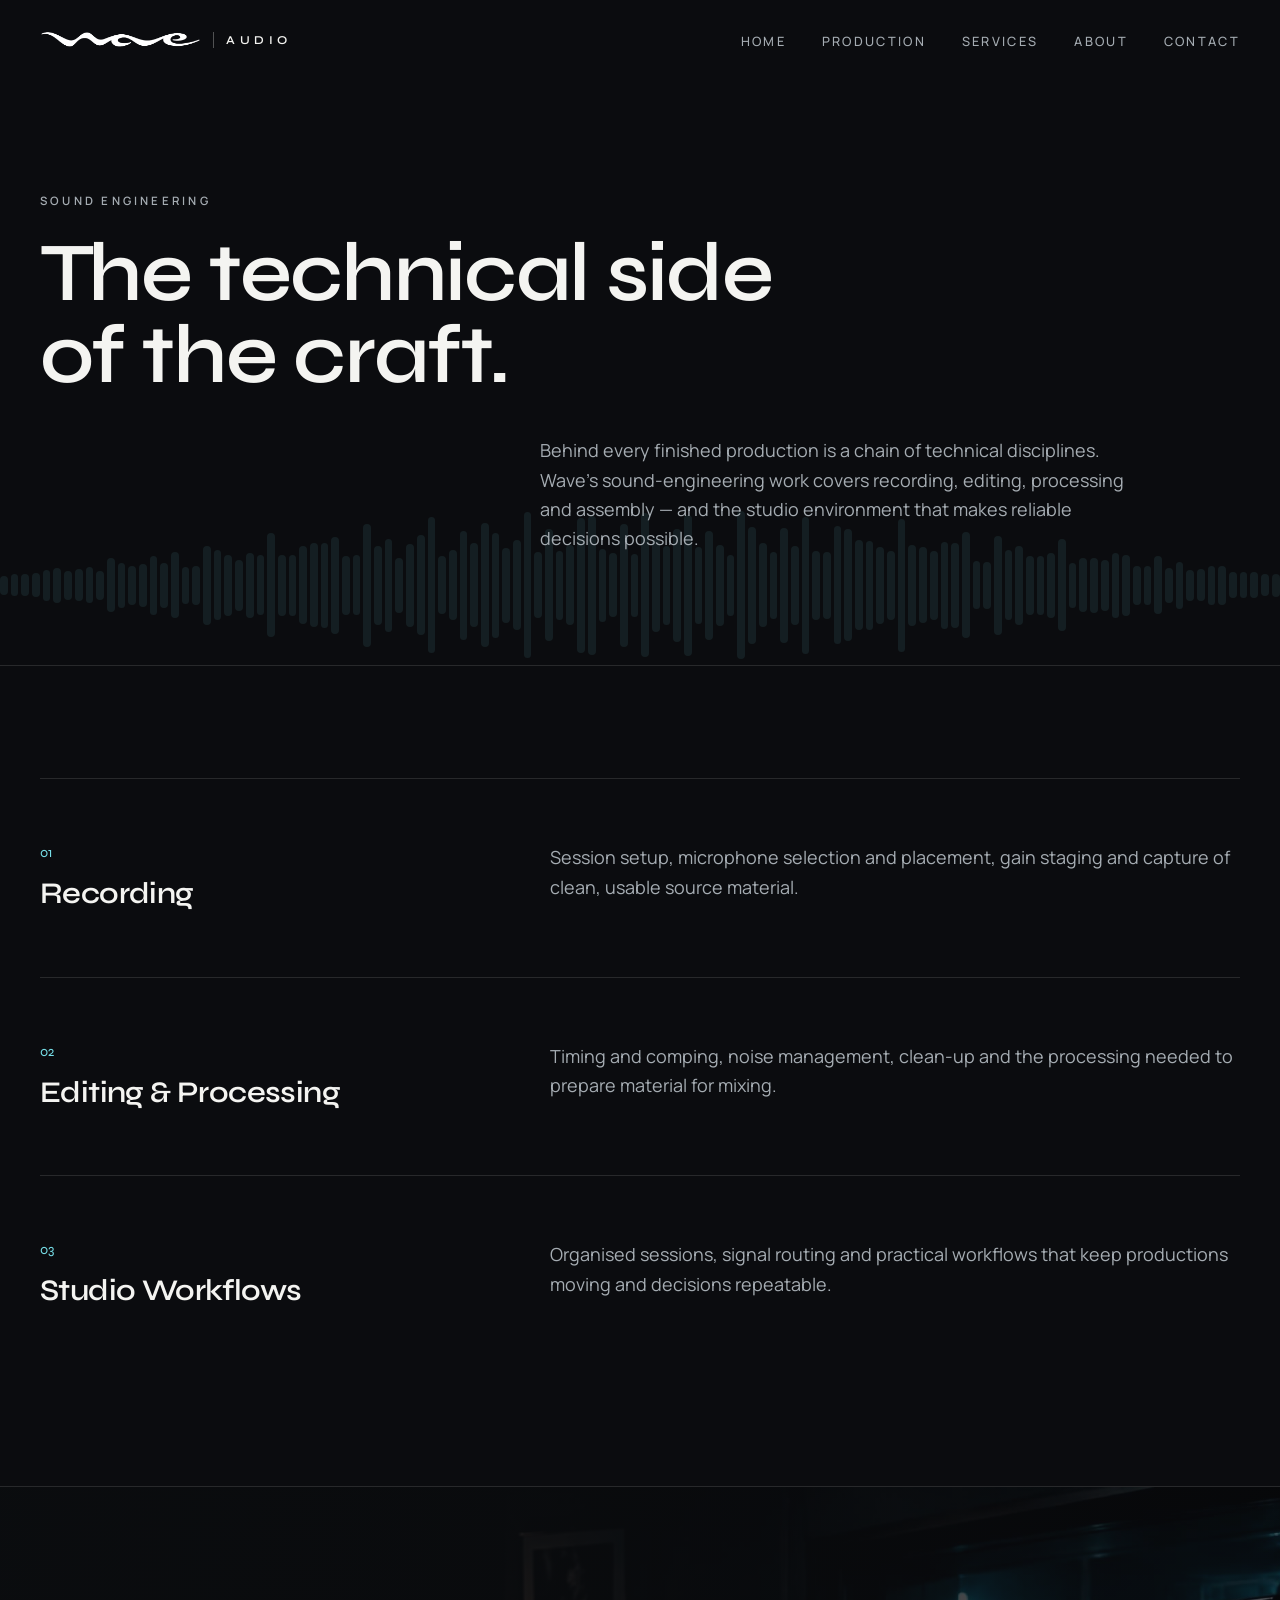
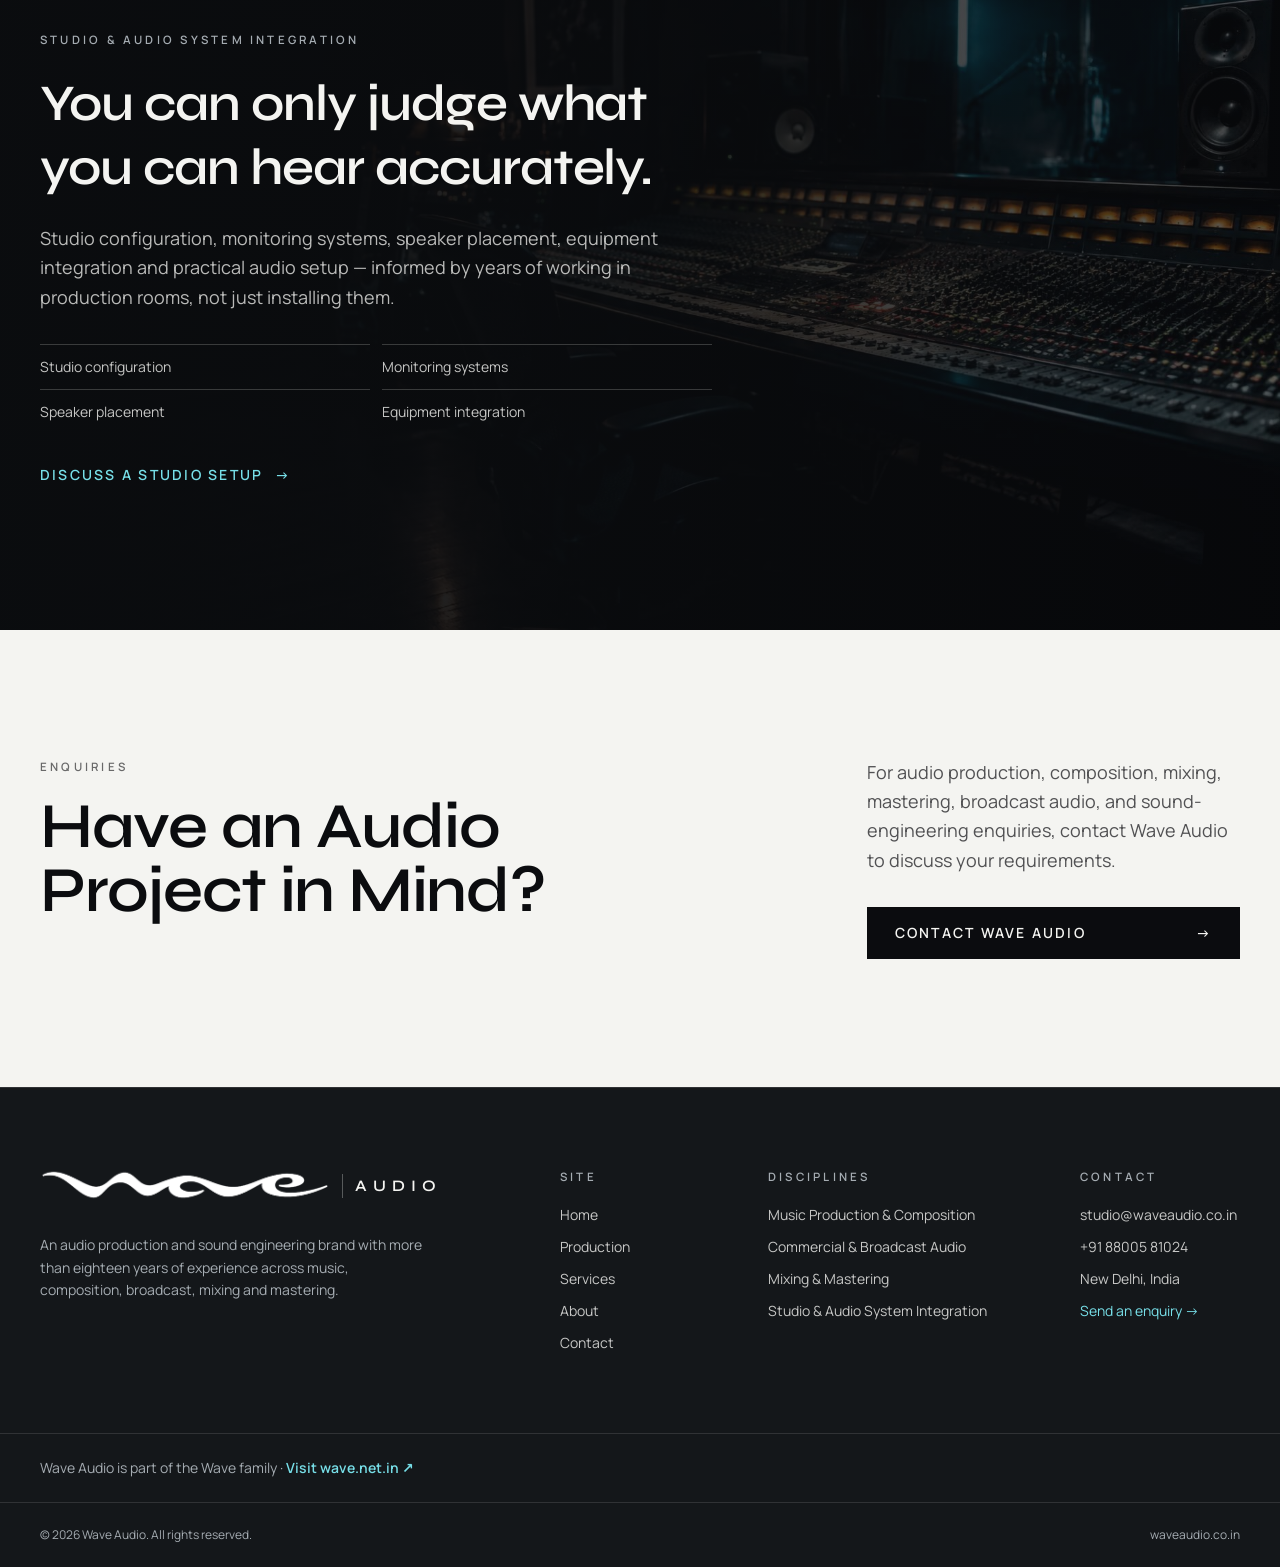
<file: sound-engineering.html>
<!DOCTYPE html><html lang="en"><head><meta charSet="utf-8"/><meta name="viewport" content="width=device-width, initial-scale=1"/><link rel="stylesheet" href="https://fonts.googleapis.com/css2?family=Manrope:wght@400;500;600;700&amp;family=Syne:wght@500;600;700&amp;display=swap" data-precedence="default"/><link rel="stylesheet" href="assets/site.css" data-precedence="default"/><title>Sound Engineering &amp; Studio Integration — Wave Audio</title><meta name="theme-color" content="#0B0D10"/><meta property="og:site_name" content="Wave Audio"/><meta property="og:image" content="https://waveaudio.co.in/og-image.png"/><meta property="og:image:type" content="image/png"/><meta property="og:image:width" content="1200"/><meta property="og:image:height" content="630"/><meta property="og:image:alt" content="Wave Audio — The Art and Craft of Audio Production"/><meta name="twitter:image" content="https://waveaudio.co.in/og-image.png"/><meta name="twitter:image:alt" content="Wave Audio — The Art and Craft of Audio Production"/><meta name="description" content="Recording, editing, processing, studio workflows, monitoring and audio system integration by Wave Audio."/><meta property="og:title" content="Sound Engineering &amp; Studio Integration — Wave Audio"/><meta property="og:description" content="Recording, editing, processing, studio workflows, monitoring and audio system integration by Wave Audio."/><meta property="og:type" content="website"/><meta property="og:url" content="https://waveaudio.co.in/sound-engineering"/><meta name="twitter:card" content="summary_large_image"/><meta name="twitter:title" content="Sound Engineering &amp; Studio Integration — Wave Audio"/><meta name="twitter:description" content="Recording, editing, processing, studio workflows, monitoring and audio system integration by Wave Audio."/><link rel="preconnect" href="https://fonts.googleapis.com"/><link rel="preconnect" href="https://fonts.gstatic.com" crossorigin="anonymous"/><link rel="icon" href="favicon.ico" sizes="any"/><link rel="icon" href="favicon-32.png" type="image/png" sizes="32x32"/><link rel="icon" href="favicon.png" type="image/png" sizes="64x64"/><link rel="apple-touch-icon" href="apple-touch-icon.png" sizes="180x180"/><link rel="manifest" href="site.webmanifest"/><link rel="canonical" href="https://waveaudio.co.in/sound-engineering"/><script type="application/ld+json">{"@context":"https://schema.org","@type":"Organization","name":"Wave Audio","url":"https://waveaudio.co.in","description":"Wave Audio is an audio production and sound engineering brand with over 18 years of experience across music, composition, broadcast, mixing and mastering."}</script></head><body><header class="fixed inset-x-0 top-0 z-50 transition-[background-color,border-color,backdrop-filter] duration-500 border-b border-transparent bg-transparent"><a href="#main" class="sr-only focus:not-sr-only focus:absolute focus:left-4 focus:top-4 focus:bg-primary focus:px-3 focus:py-2 focus:text-primary-foreground">Skip to content</a><div class="container-x flex h-16 items-center justify-between md:h-20"><a aria-label="Wave Audio — home" class="group inline-flex items-center gap-3" href="index.html"><img src="assets/wave-white.png" alt="WAVE" width="1200" height="149" class="w-auto h-[18px] md:h-5"/><span class="border-l pl-3 font-display font-semibold tracking-[0.38em] text-[0.65rem] md:text-xs border-foreground/30 text-foreground">AUDIO</span></a><nav aria-label="Primary" class="hidden md:block"><ul class="flex items-center gap-9"><li><a class="group relative py-2 text-[0.8rem] font-medium uppercase tracking-[0.18em] text-muted-foreground transition-colors hover:text-foreground data-[status=active]:text-primary" href="index.html">Home<span class="absolute -bottom-0.5 left-0 h-px w-0 bg-primary transition-all duration-300 group-hover:w-full group-data-[status=active]:w-full"></span></a></li><li><a class="group relative py-2 text-[0.8rem] font-medium uppercase tracking-[0.18em] text-muted-foreground transition-colors hover:text-foreground data-[status=active]:text-primary" href="production.html">Production<span class="absolute -bottom-0.5 left-0 h-px w-0 bg-primary transition-all duration-300 group-hover:w-full group-data-[status=active]:w-full"></span></a></li><li><a class="group relative py-2 text-[0.8rem] font-medium uppercase tracking-[0.18em] text-muted-foreground transition-colors hover:text-foreground data-[status=active]:text-primary" href="services.html">Services<span class="absolute -bottom-0.5 left-0 h-px w-0 bg-primary transition-all duration-300 group-hover:w-full group-data-[status=active]:w-full"></span></a></li><li><a class="group relative py-2 text-[0.8rem] font-medium uppercase tracking-[0.18em] text-muted-foreground transition-colors hover:text-foreground data-[status=active]:text-primary" href="about.html">About<span class="absolute -bottom-0.5 left-0 h-px w-0 bg-primary transition-all duration-300 group-hover:w-full group-data-[status=active]:w-full"></span></a></li><li><a class="group relative py-2 text-[0.8rem] font-medium uppercase tracking-[0.18em] text-muted-foreground transition-colors hover:text-foreground data-[status=active]:text-primary" href="contact.html">Contact<span class="absolute -bottom-0.5 left-0 h-px w-0 bg-primary transition-all duration-300 group-hover:w-full group-data-[status=active]:w-full"></span></a></li></ul></nav><button type="button" class="relative -mr-2 flex h-11 w-11 items-center justify-center md:hidden" aria-expanded="false" aria-controls="mobile-nav" aria-label="Open menu"><span class="absolute h-px w-6 bg-foreground transition-transform duration-300 -translate-y-1"></span><span class="absolute h-px w-6 bg-foreground transition-transform duration-300 translate-y-1"></span></button></div><div id="mobile-nav" hidden="" class="h-[calc(100dvh-4rem)] border-t border-border bg-background md:hidden"><nav aria-label="Mobile" class="container-x flex h-full flex-col justify-between py-10"><ul class="space-y-1"><li><a class="flex items-baseline gap-4 border-b border-border py-4 font-display text-3xl text-foreground data-[status=active]:text-primary" href="index.html"><span class="font-sans text-xs text-muted-foreground">0<!-- -->1</span>Home</a></li><li><a class="flex items-baseline gap-4 border-b border-border py-4 font-display text-3xl text-foreground data-[status=active]:text-primary" href="production.html"><span class="font-sans text-xs text-muted-foreground">0<!-- -->2</span>Production</a></li><li><a class="flex items-baseline gap-4 border-b border-border py-4 font-display text-3xl text-foreground data-[status=active]:text-primary" href="services.html"><span class="font-sans text-xs text-muted-foreground">0<!-- -->3</span>Services</a></li><li><a class="flex items-baseline gap-4 border-b border-border py-4 font-display text-3xl text-foreground data-[status=active]:text-primary" href="about.html"><span class="font-sans text-xs text-muted-foreground">0<!-- -->4</span>About</a></li><li><a class="flex items-baseline gap-4 border-b border-border py-4 font-display text-3xl text-foreground data-[status=active]:text-primary" href="contact.html"><span class="font-sans text-xs text-muted-foreground">0<!-- -->5</span>Contact</a></li></ul><p class="eyebrow">Music · Composition · Audio Production</p></nav></div></header><main id="main"><!--$--><section class="relative overflow-hidden border-b border-border pt-36 pb-20 md:pt-48 md:pb-28"><div aria-hidden="true" class="flex items-center gap-[3px] pointer-events-none absolute inset-x-0 bottom-0 h-40 opacity-[0.12]"><span class="block w-[2px] flex-1 rounded-full bg-primary/70" style="height:12%;animation-delay:0s"></span><span class="block w-[2px] flex-1 rounded-full bg-primary/70" style="height:13.9%;animation-delay:-0.25s"></span><span class="block w-[2px] flex-1 rounded-full bg-primary/70" style="height:13.8%;animation-delay:-0.5s"></span><span class="block w-[2px] flex-1 rounded-full bg-primary/70" style="height:14.8%;animation-delay:-0.75s"></span><span class="block w-[2px] flex-1 rounded-full bg-primary/70" style="height:19.2%;animation-delay:-1s"></span><span class="block w-[2px] flex-1 rounded-full bg-primary/70" style="height:22%;animation-delay:-1.25s"></span><span class="block w-[2px] flex-1 rounded-full bg-primary/70" style="height:18%;animation-delay:-1.5s"></span><span class="block w-[2px] flex-1 rounded-full bg-primary/70" style="height:20.2%;animation-delay:-1.75s"></span><span class="block w-[2px] flex-1 rounded-full bg-primary/70" style="height:22.4%;animation-delay:-2s"></span><span class="block w-[2px] flex-1 rounded-full bg-primary/70" style="height:18.3%;animation-delay:-2.25s"></span><span class="block w-[2px] flex-1 rounded-full bg-primary/70" style="height:33.9%;animation-delay:-2.5s"></span><span class="block w-[2px] flex-1 rounded-full bg-primary/70" style="height:27.9%;animation-delay:-2.75s"></span><span class="block w-[2px] flex-1 rounded-full bg-primary/70" style="height:24.4%;animation-delay:-3s"></span><span class="block w-[2px] flex-1 rounded-full bg-primary/70" style="height:27.1%;animation-delay:-3.25s"></span><span class="block w-[2px] flex-1 rounded-full bg-primary/70" style="height:36.5%;animation-delay:-3.5s"></span><span class="block w-[2px] flex-1 rounded-full bg-primary/70" style="height:28.4%;animation-delay:-3.75s"></span><span class="block w-[2px] flex-1 rounded-full bg-primary/70" style="height:41.4%;animation-delay:0s"></span><span class="block w-[2px] flex-1 rounded-full bg-primary/70" style="height:23%;animation-delay:-0.25s"></span><span class="block w-[2px] flex-1 rounded-full bg-primary/70" style="height:24.5%;animation-delay:-0.5s"></span><span class="block w-[2px] flex-1 rounded-full bg-primary/70" style="height:49.3%;animation-delay:-0.75s"></span><span class="block w-[2px] flex-1 rounded-full bg-primary/70" style="height:43.8%;animation-delay:-1s"></span><span class="block w-[2px] flex-1 rounded-full bg-primary/70" style="height:38%;animation-delay:-1.25s"></span><span class="block w-[2px] flex-1 rounded-full bg-primary/70" style="height:32.2%;animation-delay:-1.5s"></span><span class="block w-[2px] flex-1 rounded-full bg-primary/70" style="height:40.9%;animation-delay:-1.75s"></span><span class="block w-[2px] flex-1 rounded-full bg-primary/70" style="height:37.3%;animation-delay:-2s"></span><span class="block w-[2px] flex-1 rounded-full bg-primary/70" style="height:65%;animation-delay:-2.25s"></span><span class="block w-[2px] flex-1 rounded-full bg-primary/70" style="height:38.2%;animation-delay:-2.5s"></span><span class="block w-[2px] flex-1 rounded-full bg-primary/70" style="height:38%;animation-delay:-2.75s"></span><span class="block w-[2px] flex-1 rounded-full bg-primary/70" style="height:48.8%;animation-delay:-3s"></span><span class="block w-[2px] flex-1 rounded-full bg-primary/70" style="height:52.3%;animation-delay:-3.25s"></span><span class="block w-[2px] flex-1 rounded-full bg-primary/70" style="height:53.4%;animation-delay:-3.5s"></span><span class="block w-[2px] flex-1 rounded-full bg-primary/70" style="height:60.6%;animation-delay:-3.75s"></span><span class="block w-[2px] flex-1 rounded-full bg-primary/70" style="height:36.7%;animation-delay:0s"></span><span class="block w-[2px] flex-1 rounded-full bg-primary/70" style="height:37.7%;animation-delay:-0.25s"></span><span class="block w-[2px] flex-1 rounded-full bg-primary/70" style="height:76.7%;animation-delay:-0.5s"></span><span class="block w-[2px] flex-1 rounded-full bg-primary/70" style="height:49.7%;animation-delay:-0.75s"></span><span class="block w-[2px] flex-1 rounded-full bg-primary/70" style="height:58.1%;animation-delay:-1s"></span><span class="block w-[2px] flex-1 rounded-full bg-primary/70" style="height:34.6%;animation-delay:-1.25s"></span><span class="block w-[2px] flex-1 rounded-full bg-primary/70" style="height:51.6%;animation-delay:-1.5s"></span><span class="block w-[2px] flex-1 rounded-full bg-primary/70" style="height:62.4%;animation-delay:-1.75s"></span><span class="block w-[2px] flex-1 rounded-full bg-primary/70" style="height:84.8%;animation-delay:-2s"></span><span class="block w-[2px] flex-1 rounded-full bg-primary/70" style="height:36.4%;animation-delay:-2.25s"></span><span class="block w-[2px] flex-1 rounded-full bg-primary/70" style="height:43.8%;animation-delay:-2.5s"></span><span class="block w-[2px] flex-1 rounded-full bg-primary/70" style="height:68%;animation-delay:-2.75s"></span><span class="block w-[2px] flex-1 rounded-full bg-primary/70" style="height:52.7%;animation-delay:-3s"></span><span class="block w-[2px] flex-1 rounded-full bg-primary/70" style="height:77.4%;animation-delay:-3.25s"></span><span class="block w-[2px] flex-1 rounded-full bg-primary/70" style="height:66%;animation-delay:-3.5s"></span><span class="block w-[2px] flex-1 rounded-full bg-primary/70" style="height:47.2%;animation-delay:-3.75s"></span><span class="block w-[2px] flex-1 rounded-full bg-primary/70" style="height:56.2%;animation-delay:0s"></span><span class="block w-[2px] flex-1 rounded-full bg-primary/70" style="height:91.4%;animation-delay:-0.25s"></span><span class="block w-[2px] flex-1 rounded-full bg-primary/70" style="height:41.2%;animation-delay:-0.5s"></span><span class="block w-[2px] flex-1 rounded-full bg-primary/70" style="height:69.9%;animation-delay:-0.75s"></span><span class="block w-[2px] flex-1 rounded-full bg-primary/70" style="height:43.2%;animation-delay:-1s"></span><span class="block w-[2px] flex-1 rounded-full bg-primary/70" style="height:50.2%;animation-delay:-1.25s"></span><span class="block w-[2px] flex-1 rounded-full bg-primary/70" style="height:84%;animation-delay:-1.5s"></span><span class="block w-[2px] flex-1 rounded-full bg-primary/70" style="height:87.2%;animation-delay:-1.75s"></span><span class="block w-[2px] flex-1 rounded-full bg-primary/70" style="height:45.7%;animation-delay:-2s"></span><span class="block w-[2px] flex-1 rounded-full bg-primary/70" style="height:40%;animation-delay:-2.25s"></span><span class="block w-[2px] flex-1 rounded-full bg-primary/70" style="height:77.1%;animation-delay:-2.5s"></span><span class="block w-[2px] flex-1 rounded-full bg-primary/70" style="height:39.7%;animation-delay:-2.75s"></span><span class="block w-[2px] flex-1 rounded-full bg-primary/70" style="height:90.2%;animation-delay:-3s"></span><span class="block w-[2px] flex-1 rounded-full bg-primary/70" style="height:58.4%;animation-delay:-3.25s"></span><span class="block w-[2px] flex-1 rounded-full bg-primary/70" style="height:49.1%;animation-delay:-3.5s"></span><span class="block w-[2px] flex-1 rounded-full bg-primary/70" style="height:70.8%;animation-delay:-3.75s"></span><span class="block w-[2px] flex-1 rounded-full bg-primary/70" style="height:88.4%;animation-delay:0s"></span><span class="block w-[2px] flex-1 rounded-full bg-primary/70" style="height:48.2%;animation-delay:-0.25s"></span><span class="block w-[2px] flex-1 rounded-full bg-primary/70" style="height:68.5%;animation-delay:-0.5s"></span><span class="block w-[2px] flex-1 rounded-full bg-primary/70" style="height:50.7%;animation-delay:-0.75s"></span><span class="block w-[2px] flex-1 rounded-full bg-primary/70" style="height:38.2%;animation-delay:-1s"></span><span class="block w-[2px] flex-1 rounded-full bg-primary/70" style="height:92.5%;animation-delay:-1.25s"></span><span class="block w-[2px] flex-1 rounded-full bg-primary/70" style="height:73.3%;animation-delay:-1.5s"></span><span class="block w-[2px] flex-1 rounded-full bg-primary/70" style="height:52.4%;animation-delay:-1.75s"></span><span class="block w-[2px] flex-1 rounded-full bg-primary/70" style="height:41.9%;animation-delay:-2s"></span><span class="block w-[2px] flex-1 rounded-full bg-primary/70" style="height:71.8%;animation-delay:-2.25s"></span><span class="block w-[2px] flex-1 rounded-full bg-primary/70" style="height:49.4%;animation-delay:-2.5s"></span><span class="block w-[2px] flex-1 rounded-full bg-primary/70" style="height:86%;animation-delay:-2.75s"></span><span class="block w-[2px] flex-1 rounded-full bg-primary/70" style="height:43.5%;animation-delay:-3s"></span><span class="block w-[2px] flex-1 rounded-full bg-primary/70" style="height:41.5%;animation-delay:-3.25s"></span><span class="block w-[2px] flex-1 rounded-full bg-primary/70" style="height:73.8%;animation-delay:-3.5s"></span><span class="block w-[2px] flex-1 rounded-full bg-primary/70" style="height:69.8%;animation-delay:-3.75s"></span><span class="block w-[2px] flex-1 rounded-full bg-primary/70" style="height:56.1%;animation-delay:0s"></span><span class="block w-[2px] flex-1 rounded-full bg-primary/70" style="height:55.4%;animation-delay:-0.25s"></span><span class="block w-[2px] flex-1 rounded-full bg-primary/70" style="height:48.5%;animation-delay:-0.5s"></span><span class="block w-[2px] flex-1 rounded-full bg-primary/70" style="height:43%;animation-delay:-0.75s"></span><span class="block w-[2px] flex-1 rounded-full bg-primary/70" style="height:82.9%;animation-delay:-1s"></span><span class="block w-[2px] flex-1 rounded-full bg-primary/70" style="height:50.5%;animation-delay:-1.25s"></span><span class="block w-[2px] flex-1 rounded-full bg-primary/70" style="height:47.7%;animation-delay:-1.5s"></span><span class="block w-[2px] flex-1 rounded-full bg-primary/70" style="height:43.4%;animation-delay:-1.75s"></span><span class="block w-[2px] flex-1 rounded-full bg-primary/70" style="height:54.1%;animation-delay:-2s"></span><span class="block w-[2px] flex-1 rounded-full bg-primary/70" style="height:53.2%;animation-delay:-2.25s"></span><span class="block w-[2px] flex-1 rounded-full bg-primary/70" style="height:66.2%;animation-delay:-2.5s"></span><span class="block w-[2px] flex-1 rounded-full bg-primary/70" style="height:30%;animation-delay:-2.75s"></span><span class="block w-[2px] flex-1 rounded-full bg-primary/70" style="height:29%;animation-delay:-3s"></span><span class="block w-[2px] flex-1 rounded-full bg-primary/70" style="height:61.5%;animation-delay:-3.25s"></span><span class="block w-[2px] flex-1 rounded-full bg-primary/70" style="height:43.9%;animation-delay:-3.5s"></span><span class="block w-[2px] flex-1 rounded-full bg-primary/70" style="height:49.4%;animation-delay:-3.75s"></span><span class="block w-[2px] flex-1 rounded-full bg-primary/70" style="height:36.6%;animation-delay:0s"></span><span class="block w-[2px] flex-1 rounded-full bg-primary/70" style="height:36.7%;animation-delay:-0.25s"></span><span class="block w-[2px] flex-1 rounded-full bg-primary/70" style="height:40.8%;animation-delay:-0.5s"></span><span class="block w-[2px] flex-1 rounded-full bg-primary/70" style="height:57.3%;animation-delay:-0.75s"></span><span class="block w-[2px] flex-1 rounded-full bg-primary/70" style="height:28.4%;animation-delay:-1s"></span><span class="block w-[2px] flex-1 rounded-full bg-primary/70" style="height:33.6%;animation-delay:-1.25s"></span><span class="block w-[2px] flex-1 rounded-full bg-primary/70" style="height:34.6%;animation-delay:-1.5s"></span><span class="block w-[2px] flex-1 rounded-full bg-primary/70" style="height:31.5%;animation-delay:-1.75s"></span><span class="block w-[2px] flex-1 rounded-full bg-primary/70" style="height:40.8%;animation-delay:-2s"></span><span class="block w-[2px] flex-1 rounded-full bg-primary/70" style="height:38.3%;animation-delay:-2.25s"></span><span class="block w-[2px] flex-1 rounded-full bg-primary/70" style="height:24.2%;animation-delay:-2.5s"></span><span class="block w-[2px] flex-1 rounded-full bg-primary/70" style="height:24%;animation-delay:-2.75s"></span><span class="block w-[2px] flex-1 rounded-full bg-primary/70" style="height:36.1%;animation-delay:-3s"></span><span class="block w-[2px] flex-1 rounded-full bg-primary/70" style="height:21.5%;animation-delay:-3.25s"></span><span class="block w-[2px] flex-1 rounded-full bg-primary/70" style="height:29.4%;animation-delay:-3.5s"></span><span class="block w-[2px] flex-1 rounded-full bg-primary/70" style="height:19.4%;animation-delay:-3.75s"></span><span class="block w-[2px] flex-1 rounded-full bg-primary/70" style="height:20.1%;animation-delay:0s"></span><span class="block w-[2px] flex-1 rounded-full bg-primary/70" style="height:24.2%;animation-delay:-0.25s"></span><span class="block w-[2px] flex-1 rounded-full bg-primary/70" style="height:24.6%;animation-delay:-0.5s"></span><span class="block w-[2px] flex-1 rounded-full bg-primary/70" style="height:16.1%;animation-delay:-0.75s"></span><span class="block w-[2px] flex-1 rounded-full bg-primary/70" style="height:16.2%;animation-delay:-1s"></span><span class="block w-[2px] flex-1 rounded-full bg-primary/70" style="height:16.3%;animation-delay:-1.25s"></span><span class="block w-[2px] flex-1 rounded-full bg-primary/70" style="height:13.6%;animation-delay:-1.5s"></span><span class="block w-[2px] flex-1 rounded-full bg-primary/70" style="height:14.1%;animation-delay:-1.75s"></span></div><div class="container-x relative"><p class="eyebrow hero-in">Sound Engineering</p><h1 class="hero-in mt-6 max-w-5xl text-[clamp(2.4rem,6.5vw,5.75rem)] font-semibold leading-[0.98]" style="animation-delay:120ms">The technical side<br/>of the craft.</h1><div class="hero-in mt-10 grid md:grid-cols-12" style="animation-delay:240ms"><div class="text-lg leading-relaxed text-muted-foreground md:col-span-6 md:col-start-6"><p>Behind every finished production is a chain of technical disciplines. Wave&#x27;s sound-engineering work covers recording, editing, processing and assembly — and the studio environment that makes reliable decisions possible.</p></div></div></div></section><section class="container-x py-20 md:py-28"><div class="grid gap-6 border-t border-border py-12 md:grid-cols-12 md:py-16"><div class="md:col-span-4"><p class="font-display text-sm text-primary">01</p><h2 class="mt-3 text-2xl font-semibold leading-tight md:text-3xl">Recording</h2></div><div class="space-y-5 text-base leading-relaxed text-muted-foreground md:col-span-7 md:col-start-6 md:text-lg"><p>Session setup, microphone selection and placement, gain staging and capture of clean, usable source material.</p></div></div><div class="grid gap-6 border-t border-border py-12 md:grid-cols-12 md:py-16"><div class="md:col-span-4"><p class="font-display text-sm text-primary">02</p><h2 class="mt-3 text-2xl font-semibold leading-tight md:text-3xl">Editing &amp; Processing</h2></div><div class="space-y-5 text-base leading-relaxed text-muted-foreground md:col-span-7 md:col-start-6 md:text-lg"><p>Timing and comping, noise management, clean-up and the processing needed to prepare material for mixing.</p></div></div><div class="grid gap-6 border-t border-border py-12 md:grid-cols-12 md:py-16"><div class="md:col-span-4"><p class="font-display text-sm text-primary">03</p><h2 class="mt-3 text-2xl font-semibold leading-tight md:text-3xl">Studio Workflows</h2></div><div class="space-y-5 text-base leading-relaxed text-muted-foreground md:col-span-7 md:col-start-6 md:text-lg"><p>Organised sessions, signal routing and practical workflows that keep productions moving and decisions repeatable.</p></div></div></section><section id="integration" class="relative isolate overflow-hidden border-t border-border"><img src="assets/hero-studio.jpg" alt="Studio monitors and mixing console in a configured control room" width="1920" height="1088" loading="lazy" class="absolute inset-0 -z-20 h-full w-full object-cover opacity-40"/><div class="absolute inset-0 -z-10" style="background:var(--hero-veil)"></div><div class="container-x py-24 md:py-36"><div class="max-w-2xl"><p class="eyebrow">Studio &amp; Audio System Integration</p><h2 class="mt-6 text-[clamp(1.9rem,4vw,3.4rem)] font-semibold leading-tight">You can only judge what you can hear accurately.</h2><p class="mt-6 text-lg leading-relaxed text-foreground/75">Studio configuration, monitoring systems, speaker placement, equipment integration and practical audio setup — informed by years of working in production rooms, not just installing them.</p><ul class="mt-8 grid grid-cols-2 gap-3 text-sm text-foreground/80"><li class="border-t border-foreground/20 pt-3">Studio configuration</li><li class="border-t border-foreground/20 pt-3">Monitoring systems</li><li class="border-t border-foreground/20 pt-3">Speaker placement</li><li class="border-t border-foreground/20 pt-3">Equipment integration</li></ul><div class="mt-10"><a class="group inline-flex items-center gap-3 text-sm font-semibold uppercase tracking-[0.16em] text-primary" href="contact.html">Discuss a studio setup<span aria-hidden="true" class="transition-transform group-hover:translate-x-1">→</span></a></div></div></div></section><section class="relative overflow-hidden bg-paper text-paper-foreground"><div class="container-x grid gap-10 py-24 md:grid-cols-12 md:py-32"><div class="md:col-span-7"><p class="eyebrow text-paper-foreground/60">Enquiries</p><h2 class="mt-5 text-[clamp(2.2rem,5vw,4.25rem)] font-semibold leading-[1]">Have an Audio Project in Mind?</h2></div><div class="flex flex-col justify-end md:col-span-4 md:col-start-9"><p class="text-lg leading-relaxed text-paper-foreground/70">For audio production, composition, mixing, mastering, broadcast audio, and sound-engineering enquiries, contact Wave Audio to discuss your requirements.</p><a class="group mt-8 inline-flex items-center justify-between gap-6 bg-paper-foreground px-7 py-4 text-sm font-semibold uppercase tracking-[0.16em] text-paper transition-colors hover:bg-background" href="contact.html">Contact Wave Audio<span aria-hidden="true" class="transition-transform group-hover:translate-x-1">→</span></a></div></div></section><!--/$--></main><footer class="border-t border-border bg-surface"><div class="container-x grid gap-12 py-16 md:grid-cols-12 md:py-20"><div class="md:col-span-5"><a aria-label="Wave Audio — home" class="group inline-flex items-center gap-3" href="index.html"><img src="assets/wave-white.png" alt="WAVE" width="1200" height="149" class="w-auto h-7 md:h-9"/><span class="border-l pl-3 font-display font-semibold tracking-[0.38em] text-sm md:text-base border-foreground/30 text-foreground">AUDIO</span></a><p class="mt-6 max-w-sm text-sm leading-relaxed text-muted-foreground">An audio production and sound engineering brand with more than eighteen years of experience across music, composition, broadcast, mixing and mastering.</p></div><nav aria-label="Footer" class="md:col-span-2"><h2 class="eyebrow mb-5 font-sans">Site</h2><ul class="space-y-3 text-sm"><li><a class="text-foreground/80 transition-colors hover:text-primary" href="index.html">Home</a></li><li><a class="text-foreground/80 transition-colors hover:text-primary" href="production.html">Production</a></li><li><a class="text-foreground/80 transition-colors hover:text-primary" href="services.html">Services</a></li><li><a class="text-foreground/80 transition-colors hover:text-primary" href="about.html">About</a></li><li><a class="text-foreground/80 transition-colors hover:text-primary" href="contact.html">Contact</a></li></ul></nav><nav aria-label="Services" class="md:col-span-3"><h2 class="eyebrow mb-5 font-sans">Disciplines</h2><ul class="space-y-3 text-sm"><li><a class="text-foreground/80 transition-colors hover:text-primary" href="production.html">Music Production &amp; Composition</a></li><li><a class="text-foreground/80 transition-colors hover:text-primary" href="broadcast-audio.html">Commercial &amp; Broadcast Audio</a></li><li><a class="text-foreground/80 transition-colors hover:text-primary" href="mixing-mastering.html">Mixing &amp; Mastering</a></li><li><a class="text-foreground/80 transition-colors hover:text-primary active" href="sound-engineering.html" data-status="active" aria-current="page">Studio &amp; Audio System Integration</a></li></ul></nav><div class="md:col-span-2"><h2 class="eyebrow mb-5 font-sans">Contact</h2><ul class="space-y-3 text-sm text-foreground/80"><li><a href="mailto:studio@waveaudio.co.in" class="hover:text-primary">studio@waveaudio.co.in</a></li><li><a href="tel:+918800581024" class="hover:text-primary">+91 88005 81024</a></li><li>New Delhi, India</li><li><a class="text-primary hover:underline" href="contact.html">Send an enquiry →</a></li></ul></div></div><div class="container-x border-t border-border py-6 text-sm text-muted-foreground"><p>Wave Audio is part of the Wave family ·<!-- --> <a href="https://wave.net.in" target="_blank" rel="noopener" class="font-semibold text-primary hover:underline">Visit wave.net.in ↗</a></p></div><div class="container-x flex flex-col gap-2 border-t border-border py-6 text-xs text-muted-foreground sm:flex-row sm:justify-between"><p>© <!-- -->2026<!-- --> Wave Audio. All rights reserved.</p><p>waveaudio.co.in</p></div></footer><script src="assets/site.js" defer></script></body></html>
</file>
